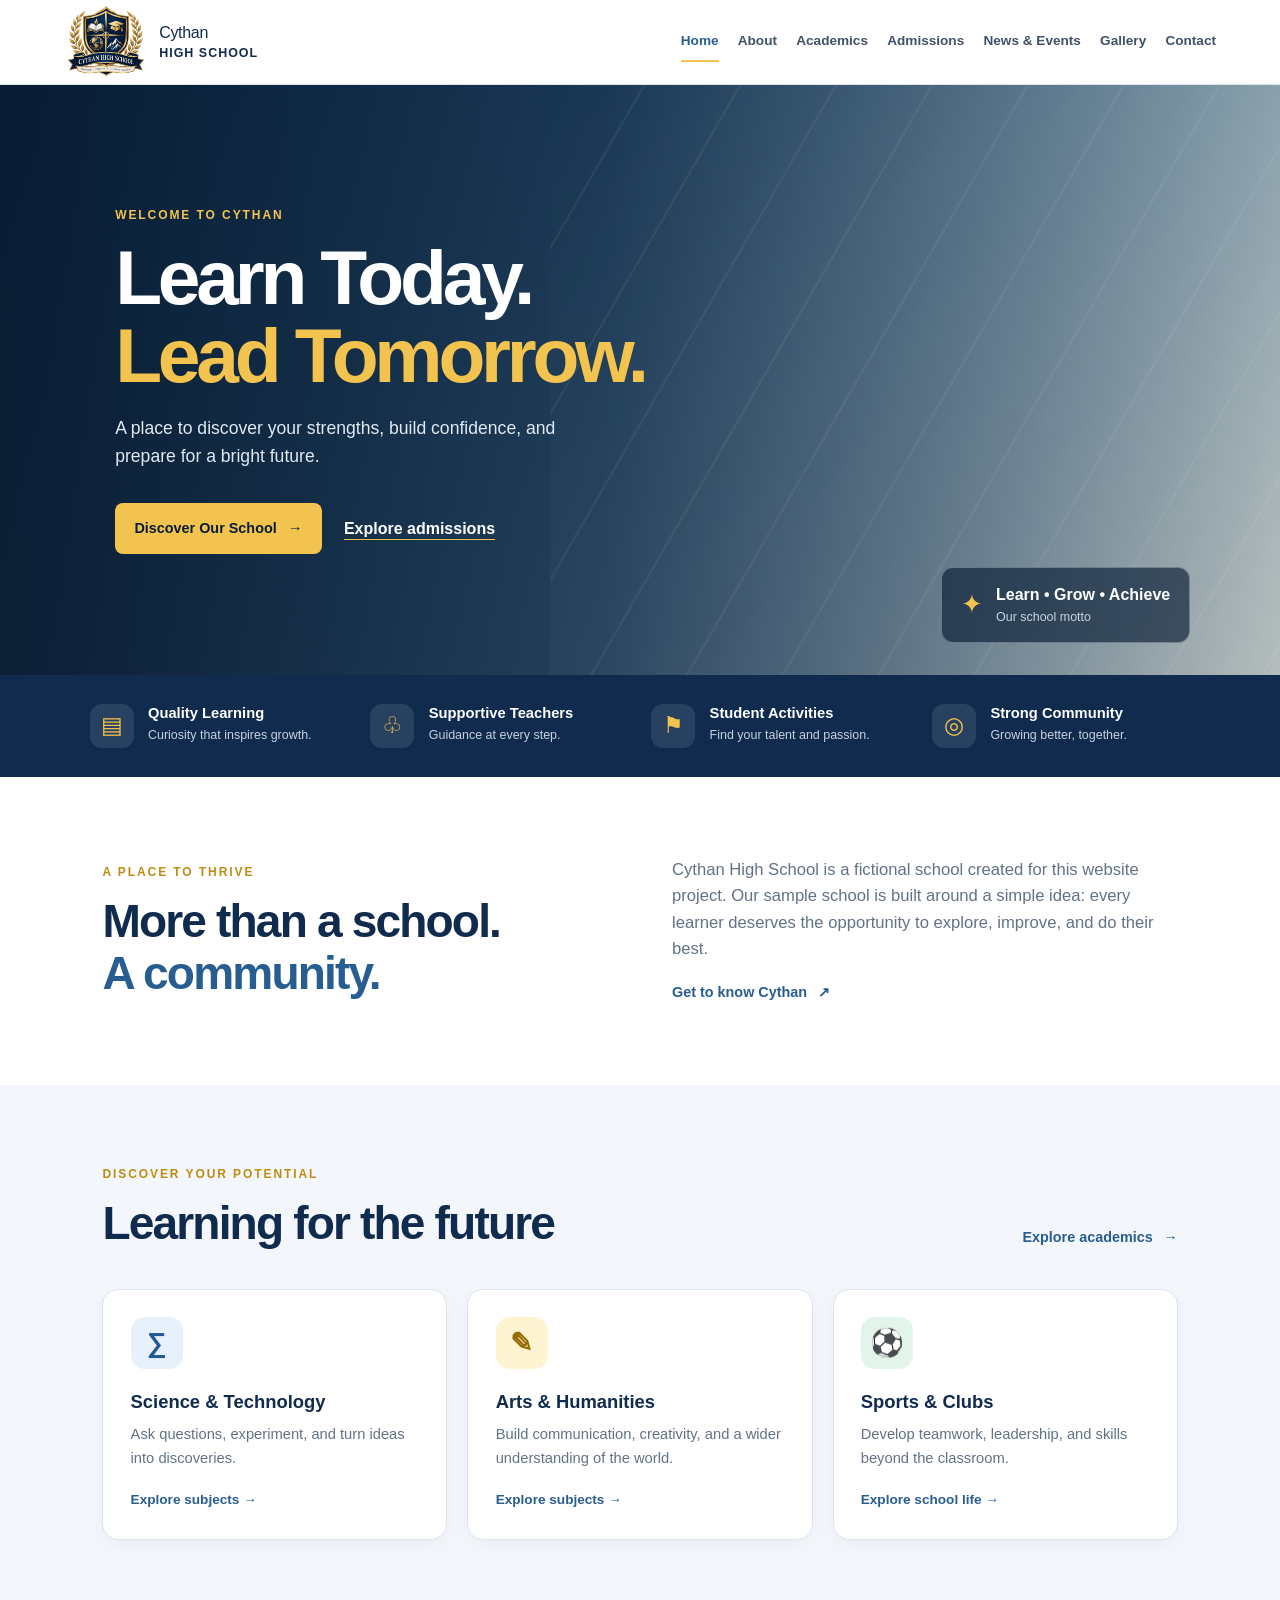
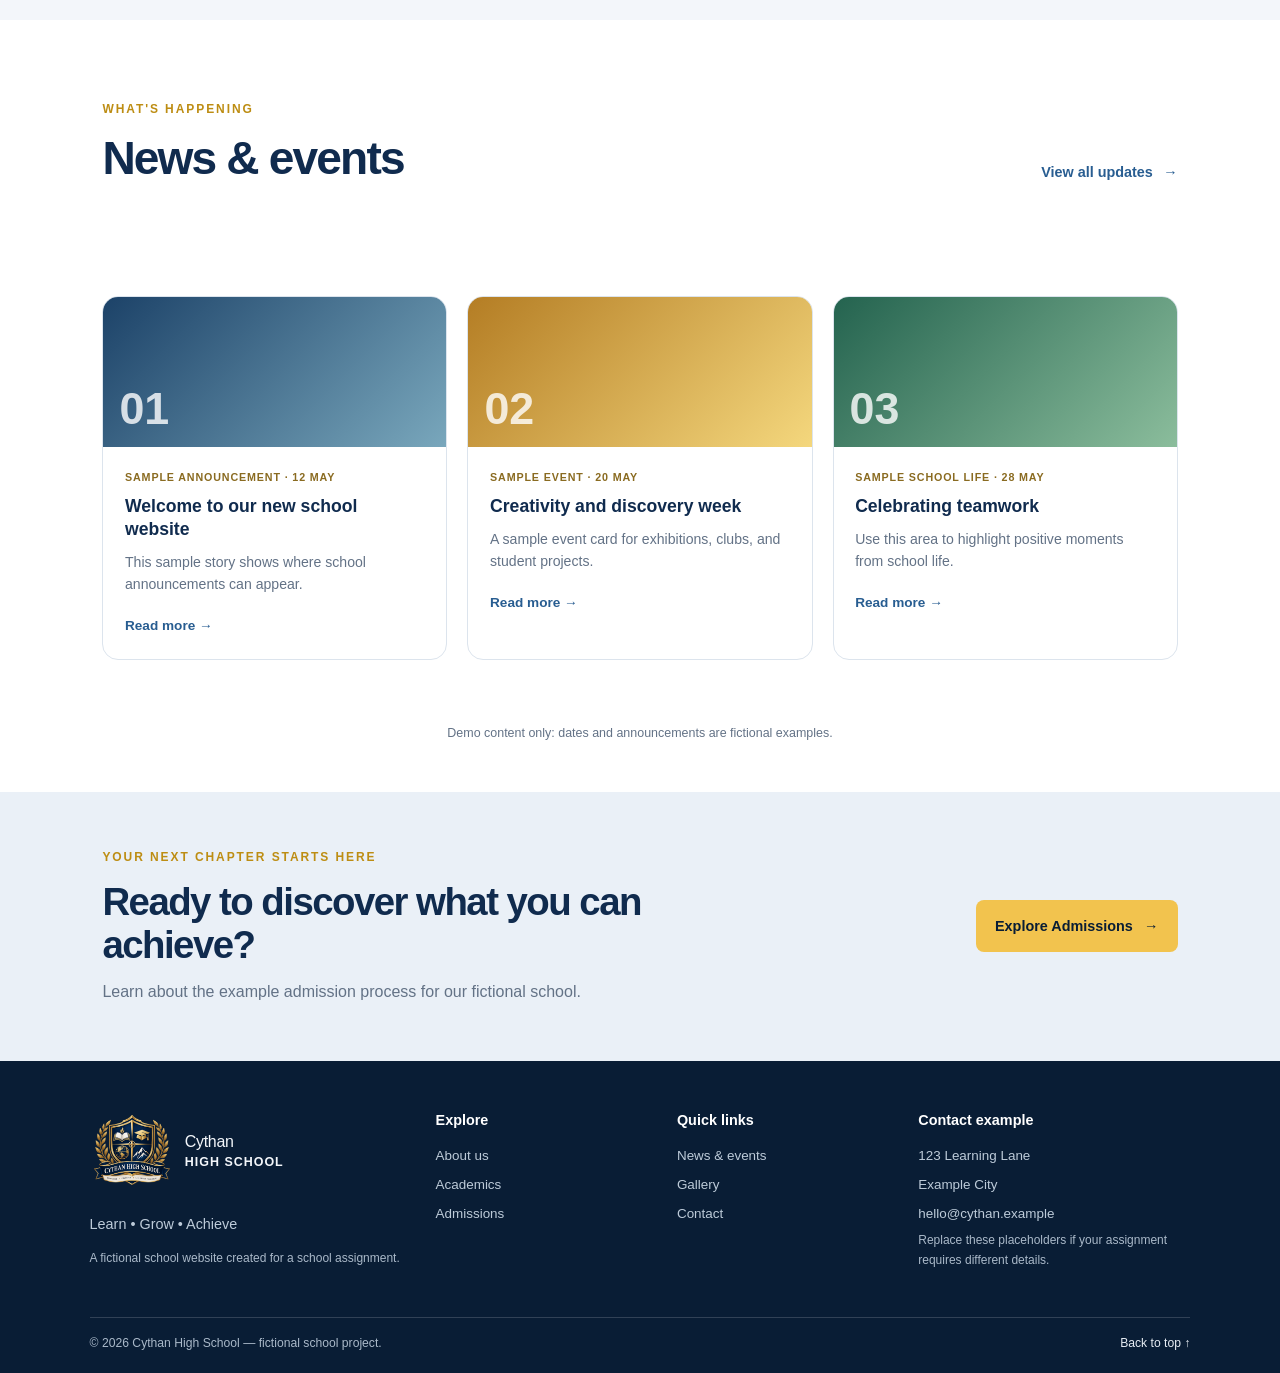
<file: index.html>
<!DOCTYPE html>
<html lang="en">
<head>
  <meta charset="UTF-8">
  <meta name="viewport" content="width=device-width, initial-scale=1.0">
  <meta name="description" content="Welcome to Cythan High School — learn, grow, and achieve.">
  
  <title>Cythan High School | Learn • Grow • Achieve</title>
  <link rel="icon" type="image/png" href="Cythan High School Crest Emblem.png">


  <link rel="stylesheet" href="css/variables.css">
  <link rel="stylesheet" href="css/reset.css">
  <link rel="stylesheet" href="css/global.css">
  <link rel="stylesheet" href="css/layout.css">
  <link rel="stylesheet" href="css/components.css">
  <link rel="stylesheet" href="css/home.css">
    
  <script src="js/script.js" defer></script>
</head>

<body>
  <a class="skip-link" href="#main">Skip to content</a>

  <header class="site-header">
    <a class="brand" href="index.html" aria-label="Cythan High School home">
      <span class="brand-mark" aria-hidden="true">
        <img src="Cythan High School Crest Emblem.png" alt="school-logo"></img>
      </span>
      <span class="brand-text">
        Cythan <strong>High School</strong>
      </span>
    </a>

    <button class="menu-toggle" type="button" aria-expanded="false" aria-controls="site-nav">
      <span class="menu-icon" aria-hidden="true">☰</span>
      <span class="sr-only">Toggle navigation</span>
    </button>

    <nav class="site-nav" id="site-nav" aria-label="Main navigation">
      <a class="active" href="index.html" aria-current="page">Home</a>
      <a href="about.html">About</a>
      <a href="academics.html">Academics</a>
      <a href="admissions.html">Admissions</a>
      <a href="news.html">News &amp; Events</a>
      <a href="gallery.html">Gallery</a>
      <a href="contact.html">Contact</a>
    </nav>
  </header>

  <main id="main">
    <section class="hero">
      <div class="hero-content">
        <p class="eyebrow">WELCOME TO CYTHAN</p>
        <h1>Learn Today.<br><span>Lead Tomorrow.</span></h1>
        <p class="hero-copy">A place to discover your strengths, build confidence, and prepare for a bright future.</p>
        <div class="hero-actions">
          <a class="button button-gold" href="about.html">Discover Our School <span aria-hidden="true">→</span></a>
          <a class="text-link" href="admissions.html">Explore admissions</a>
        </div>
      </div>
      <div class="hero-note">
        <span class="note-icon" aria-hidden="true">✦</span>
        <span><strong>Learn • Grow • Achieve</strong><small>Our school motto</small></span>
      </div>
    </section>

    <section class="quick-facts" aria-label="School highlights">
      <article class="fact">
        <span class="fact-icon" aria-hidden="true">▤</span>
        <div><h2>Quality Learning</h2><p>Curiosity that inspires growth.</p></div>
      </article>
      <article class="fact">
        <span class="fact-icon" aria-hidden="true">♧</span>
        <div><h2>Supportive Teachers</h2><p>Guidance at every step.</p></div>
      </article>
      <article class="fact">
        <span class="fact-icon" aria-hidden="true">⚑</span>
        <div><h2>Student Activities</h2><p>Find your talent and passion.</p></div>
      </article>
      <article class="fact">
        <span class="fact-icon" aria-hidden="true">◎</span>
        <div><h2>Strong Community</h2><p>Growing better, together.</p></div>
      </article>
    </section>

    <section class="section intro-section">
      <div class="section-heading">
        <p class="eyebrow">A PLACE TO THRIVE</p>
        <h2>More than a school.<br><span>A community.</span></h2>
      </div>
      <div class="intro-copy">
        <p>Cythan High School is a fictional school created for this website project. Our sample school is built around a simple idea: every learner deserves the opportunity to explore, improve, and do their best.</p>
        <a class="arrow-link" href="about.html">Get to know Cythan <span aria-hidden="true">↗</span></a>
      </div>
    </section>

    <section class="section programs-section">
      <div class="section-title-row">
        <div><p class="eyebrow">DISCOVER YOUR POTENTIAL</p><h2>Learning for the future</h2></div>
        <a class="arrow-link" href="academics.html">Explore academics <span aria-hidden="true">→</span></a>
      </div>
      <div class="program-grid">
        <article class="program-card">
          <div class="program-symbol blue" aria-hidden="true">∑</div>
          <h3>Science &amp; Technology</h3>
          <p>Ask questions, experiment, and turn ideas into discoveries.</p>
          <a href="academics.html">Explore subjects <span aria-hidden="true">→</span></a>
        </article>
        <article class="program-card">
          <div class="program-symbol gold" aria-hidden="true">✎</div>
          <h3>Arts &amp; Humanities</h3>
          <p>Build communication, creativity, and a wider understanding of the world.</p>
          <a href="academics.html">Explore subjects <span aria-hidden="true">→</span></a>
        </article>
        <article class="program-card">
          <div class="program-symbol green" aria-hidden="true">⚽</div>
          <h3>Sports &amp; Clubs</h3>
          <p>Develop teamwork, leadership, and skills beyond the classroom.</p>
          <a href="gallery.html">Explore school life <span aria-hidden="true">→</span></a>
        </article>
      </div>
    </section>

    <section class="news-section">
      <div class="section section-title-row">
        <div><p class="eyebrow">WHAT'S HAPPENING</p><h2>News &amp; events</h2></div>
        <a class="arrow-link" href="news.html">View all updates <span aria-hidden="true">→</span></a>
      </div>
      <div class="section news-grid">
        <article class="news-card">
          <div class="news-art news-art-one" aria-hidden="true"><span>01</span></div>
          <div class="news-card-body"><p class="news-meta">SAMPLE ANNOUNCEMENT · 12 MAY</p><h3>Welcome to our new school website</h3><p>This sample story shows where school announcements can appear.</p><a href="news.html">Read more →</a></div>
        </article>
        <article class="news-card">
          <div class="news-art news-art-two" aria-hidden="true"><span>02</span></div>
          <div class="news-card-body"><p class="news-meta">SAMPLE EVENT · 20 MAY</p><h3>Creativity and discovery week</h3><p>A sample event card for exhibitions, clubs, and student projects.</p><a href="news.html">Read more →</a></div>
        </article>
        <article class="news-card">
          <div class="news-art news-art-three" aria-hidden="true"><span>03</span></div>
          <div class="news-card-body"><p class="news-meta">SAMPLE SCHOOL LIFE · 28 MAY</p><h3>Celebrating teamwork</h3><p>Use this area to highlight positive moments from school life.</p><a href="news.html">Read more →</a></div>
        </article>
      </div>
      <p class="sample-note">Demo content only: dates and announcements are fictional examples.</p>
    </section>

    <section class="admissions-cta">
      <div><p class="eyebrow">YOUR NEXT CHAPTER STARTS HERE</p><h2>Ready to discover what you can achieve?</h2><p>Learn about the example admission process for our fictional school.</p></div>
      <a class="button button-gold" href="admissions.html">Explore Admissions <span aria-hidden="true">→</span></a>
    </section>
  </main>

  <footer class="site-footer">
    <div class="footer-main">
      <div class="footer-brand"><a class="brand brand-light" href="index.html"><span class="brand-mark" aria-hidden="true"><img src="Cythan High School Crest Emblem.png" alt="school-logo"></img></span><span class="footer-brand-text">Cythan <strong>High School</strong></span></a><p>Learn • Grow • Achieve</p><p class="footer-disclaimer">A fictional school website created for a school assignment.</p></div>
      <div><h2>Explore</h2><a href="about.html">About us</a><a href="academics.html">Academics</a><a href="admissions.html">Admissions</a></div>
      <div><h2>Quick links</h2><a href="news.html">News &amp; events</a><a href="gallery.html">Gallery</a><a href="contact.html">Contact</a></div>
      <div><h2>Contact example</h2><p>123 Learning Lane</p><p>Example City</p><p>hello@cythan.example</p><p class="footer-disclaimer">Replace these placeholders if your assignment requires different details.</p></div>
    </div>
    <div class="footer-bottom"><span>© <span id="year">2026</span> Cythan High School — fictional school project.</span><a href="#main">Back to top ↑</a></div>
  </footer>
</body>
</html>
</file>
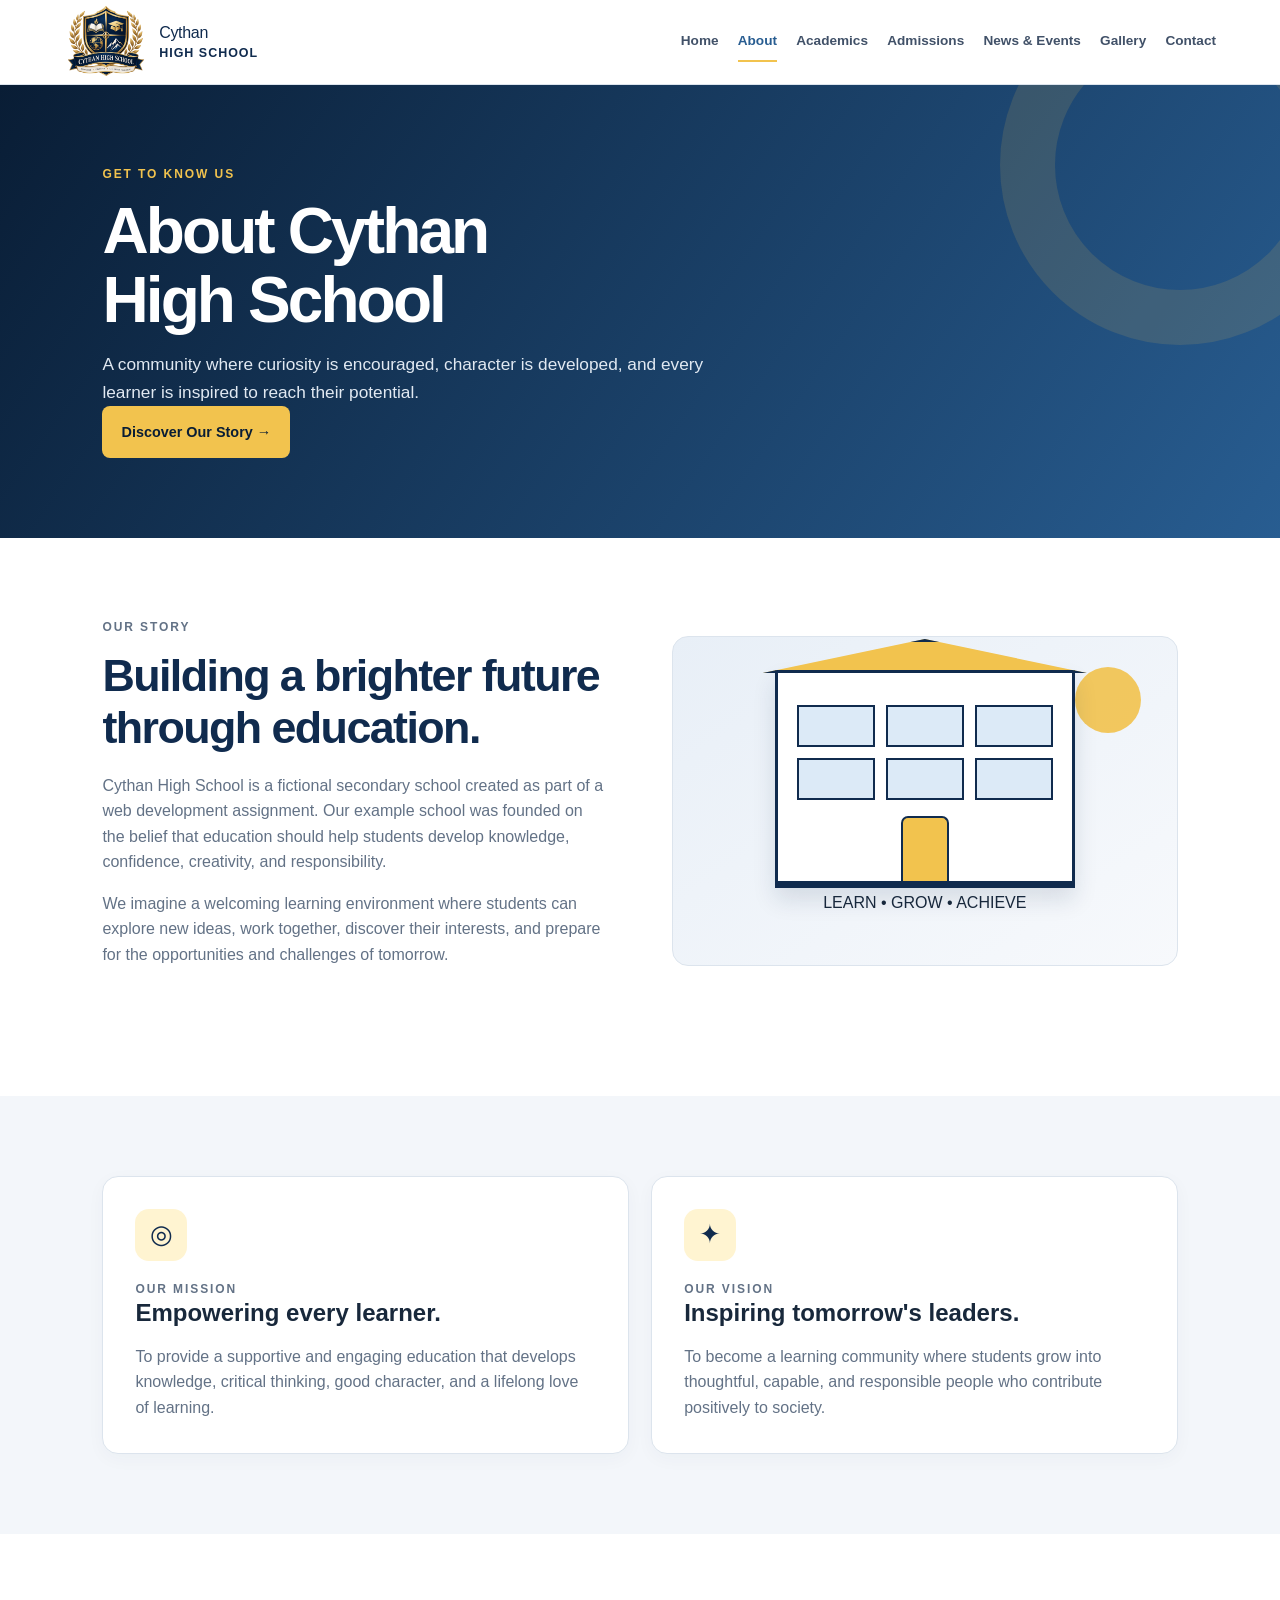
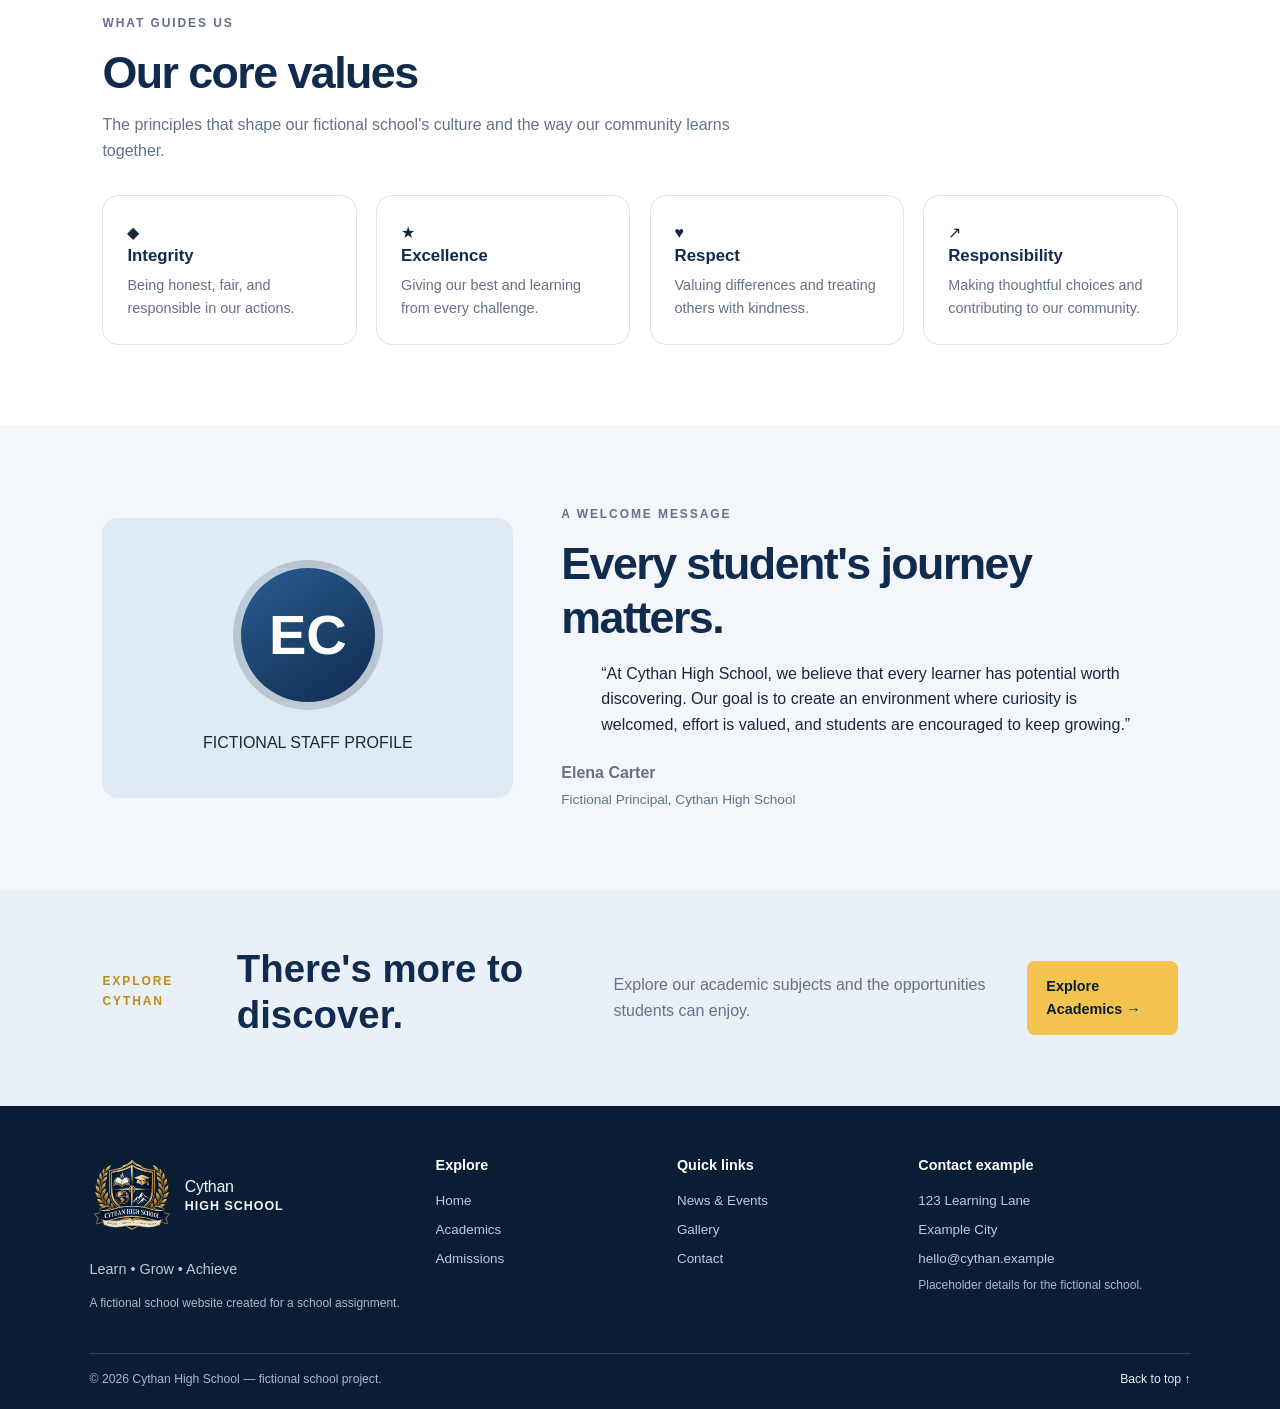
<file: about.html>
<!DOCTYPE html>
<html lang="en">
<head>
  <meta charset="UTF-8">
  <meta name="viewport" content="width=device-width, initial-scale=1.0">
  <meta name="description" content="Discover the history, mission, vision, and values of Cythan High School.">

  <title>About Us | Cythan High School</title>
  <link rel="icon" type="image/png" href="Cythan High School Crest Emblem.png">


  <link rel="stylesheet" href="css/variables.css">
  <link rel="stylesheet" href="css/reset.css">
  <link rel="stylesheet" href="css/global.css">
  <link rel="stylesheet" href="css/layout.css">
  <link rel="stylesheet" href="css/components.css">
  <link rel="stylesheet" href="css/about.css">
    
  <script src="js/script.js" defer></script>
</head>

<body>
  <a class="skip-link" href="#main">Skip to content</a>

  <!-- Header and navigation -->
  <header class="site-header">
    <a class="brand" href="index.html" aria-label="Cythan High School home">
      <span class="brand-mark" aria-hidden="true">
        <img src="Cythan High School Crest Emblem.png" alt="school-logo"></img>
      </span>
      <span class="brand-text">
        Cythan <strong>High School</strong>
      </span>
    </a>

    <button
      class="menu-toggle"
      type="button"
      aria-expanded="false"
      aria-controls="site-nav"
    >
      <span class="menu-icon" aria-hidden="true">☰</span>
      <span class="sr-only">Toggle navigation</span>
    </button>

    <nav class="site-nav" id="site-nav" aria-label="Main navigation">
      <a href="index.html">Home</a>
      <a class="active" href="about.html" aria-current="page">About</a>
      <a href="academics.html">Academics</a>
      <a href="admissions.html">Admissions</a>
      <a href="news.html">News &amp; Events</a>
      <a href="gallery.html">Gallery</a>
      <a href="contact.html">Contact</a>
    </nav>
  </header>

  <main id="main">

    <!-- Page introduction -->
    <section class="about-hero">
      <div class="about-hero-content">
        <p class="eyebrow">GET TO KNOW US</p>
        <h1>About Cythan<br><span>High School</span></h1>
        <p>
          A community where curiosity is encouraged,
          character is developed, and every learner
          is inspired to reach their potential.
        </p>
        <a class="button button-gold" href="#our-story">
          Discover Our Story →
        </a>
      </div>
    </section>

    <!-- School story -->
    <section class="section about-story" id="our-story">
      <div class="about-story-content">
        <p class="eyebrow">OUR STORY</p>
        <h2>Building a brighter future through education.</h2>
        <p>
          Cythan High School is a fictional secondary school
          created as part of a web development assignment.
          Our example school was founded on the belief that
          education should help students develop knowledge,
          confidence, creativity, and responsibility.
        </p>
        <p>
          We imagine a welcoming learning environment where
          students can explore new ideas, work together,
          discover their interests, and prepare for the
          opportunities and challenges of tomorrow.
        </p>
      </div>

      <div class="about-story-art" aria-label="Illustration of a school building">
        <div class="school-art-sun"></div>
        <div class="school-art-building">
          <div class="school-art-roof"></div>
          <div class="school-art-windows">
            <span></span><span></span><span></span>
            <span></span><span></span><span></span>
          </div>
          <div class="school-art-door"></div>
        </div>
        <p>LEARN • GROW • ACHIEVE</p>
      </div>
    </section>

    <!-- Mission and vision -->
    <section class="about-purpose">
      <div class="section purpose-grid">
        <article class="purpose-card">
          <span class="purpose-icon" aria-hidden="true">◎</span>
          <p class="eyebrow">OUR MISSION</p>
          <h2>Empowering every learner.</h2>
          <p>
            To provide a supportive and engaging education
            that develops knowledge, critical thinking,
            good character, and a lifelong love of learning.
          </p>
        </article>

        <article class="purpose-card">
          <span class="purpose-icon" aria-hidden="true">✦</span>
          <p class="eyebrow">OUR VISION</p>
          <h2>Inspiring tomorrow's leaders.</h2>
          <p>
            To become a learning community where students
            grow into thoughtful, capable, and responsible
            people who contribute positively to society.
          </p>
        </article>
      </div>
    </section>

    <!-- Core values -->
    <section class="section values-section">
      <div class="values-heading">
        <p class="eyebrow">WHAT GUIDES US</p>
        <h2>Our core values</h2>
        <p>
          The principles that shape our fictional school's
          culture and the way our community learns together.
        </p>
      </div>

      <div class="values-grid">
        <article class="value-card">
          <span aria-hidden="true">◆</span>
          <h3>Integrity</h3>
          <p>Being honest, fair, and responsible in our actions.</p>
        </article>

        <article class="value-card">
          <span aria-hidden="true">★</span>
          <h3>Excellence</h3>
          <p>Giving our best and learning from every challenge.</p>
        </article>

        <article class="value-card">
          <span aria-hidden="true">♥</span>
          <h3>Respect</h3>
          <p>Valuing differences and treating others with kindness.</p>
        </article>

        <article class="value-card">
          <span aria-hidden="true">↗</span>
          <h3>Responsibility</h3>
          <p>Making thoughtful choices and contributing to our community.</p>
        </article>
      </div>
    </section>

    <!-- Principal's welcome -->
    <section class="section principal-section">
      <div class="principal-art" aria-hidden="true">
        <div class="principal-avatar">EC</div>
        <span>FICTIONAL STAFF PROFILE</span>
      </div>

      <div class="principal-message">
        <p class="eyebrow">A WELCOME MESSAGE</p>
        <h2>Every student's journey matters.</h2>
        <blockquote>
          “At Cythan High School, we believe that every learner
          has potential worth discovering. Our goal is to create
          an environment where curiosity is welcomed, effort is
          valued, and students are encouraged to keep growing.”
        </blockquote>
        <p class="principal-name">Elena Carter</p>
        <p class="principal-role">Fictional Principal, Cythan High School</p>
      </div>
    </section>

    <!-- Call to action -->
    <section class="about-cta">
      <p class="eyebrow">EXPLORE CYTHAN</p>
      <h2>There's more to discover.</h2>
      <p>Explore our academic subjects and the opportunities students can enjoy.</p>
      <a class="button button-gold" href="academics.html">
        Explore Academics →
      </a>
    </section>

  </main>

  <!-- Footer -->
  <footer class="site-footer">
    <div class="footer-main">
      <div class="footer-brand">
        <a class="brand brand-light" href="index.html">
          <span class="brand-mark" aria-hidden="true">
            <img src="Cythan High School Crest Emblem.png" alt="school-logo"></img>
          </span>
          <span class="footer-brand-text">
            Cythan <strong>High School</strong>
          </span>
        </a>
        <p>Learn • Grow • Achieve</p>
        <p class="footer-disclaimer">
          A fictional school website created for a school assignment.
        </p>
      </div>

      <div>
        <h2>Explore</h2>
        <a href="index.html">Home</a>
        <a href="academics.html">Academics</a>
        <a href="admissions.html">Admissions</a>
      </div>

      <div>
        <h2>Quick links</h2>
        <a href="news.html">News &amp; Events</a>
        <a href="gallery.html">Gallery</a>
        <a href="contact.html">Contact</a>
      </div>

      <div>
        <h2>Contact example</h2>
        <p>123 Learning Lane</p>
        <p>Example City</p>
        <p>hello@cythan.example</p>
        <p class="footer-disclaimer">
          Placeholder details for the fictional school.
        </p>
      </div>
    </div>

    <div class="footer-bottom">
      <span>
        © <span id="year">2026</span> Cythan High School —
        fictional school project.
      </span>
      <a href="#main">Back to top ↑</a>
    </div>
  </footer>
</body>
</html>
</file>
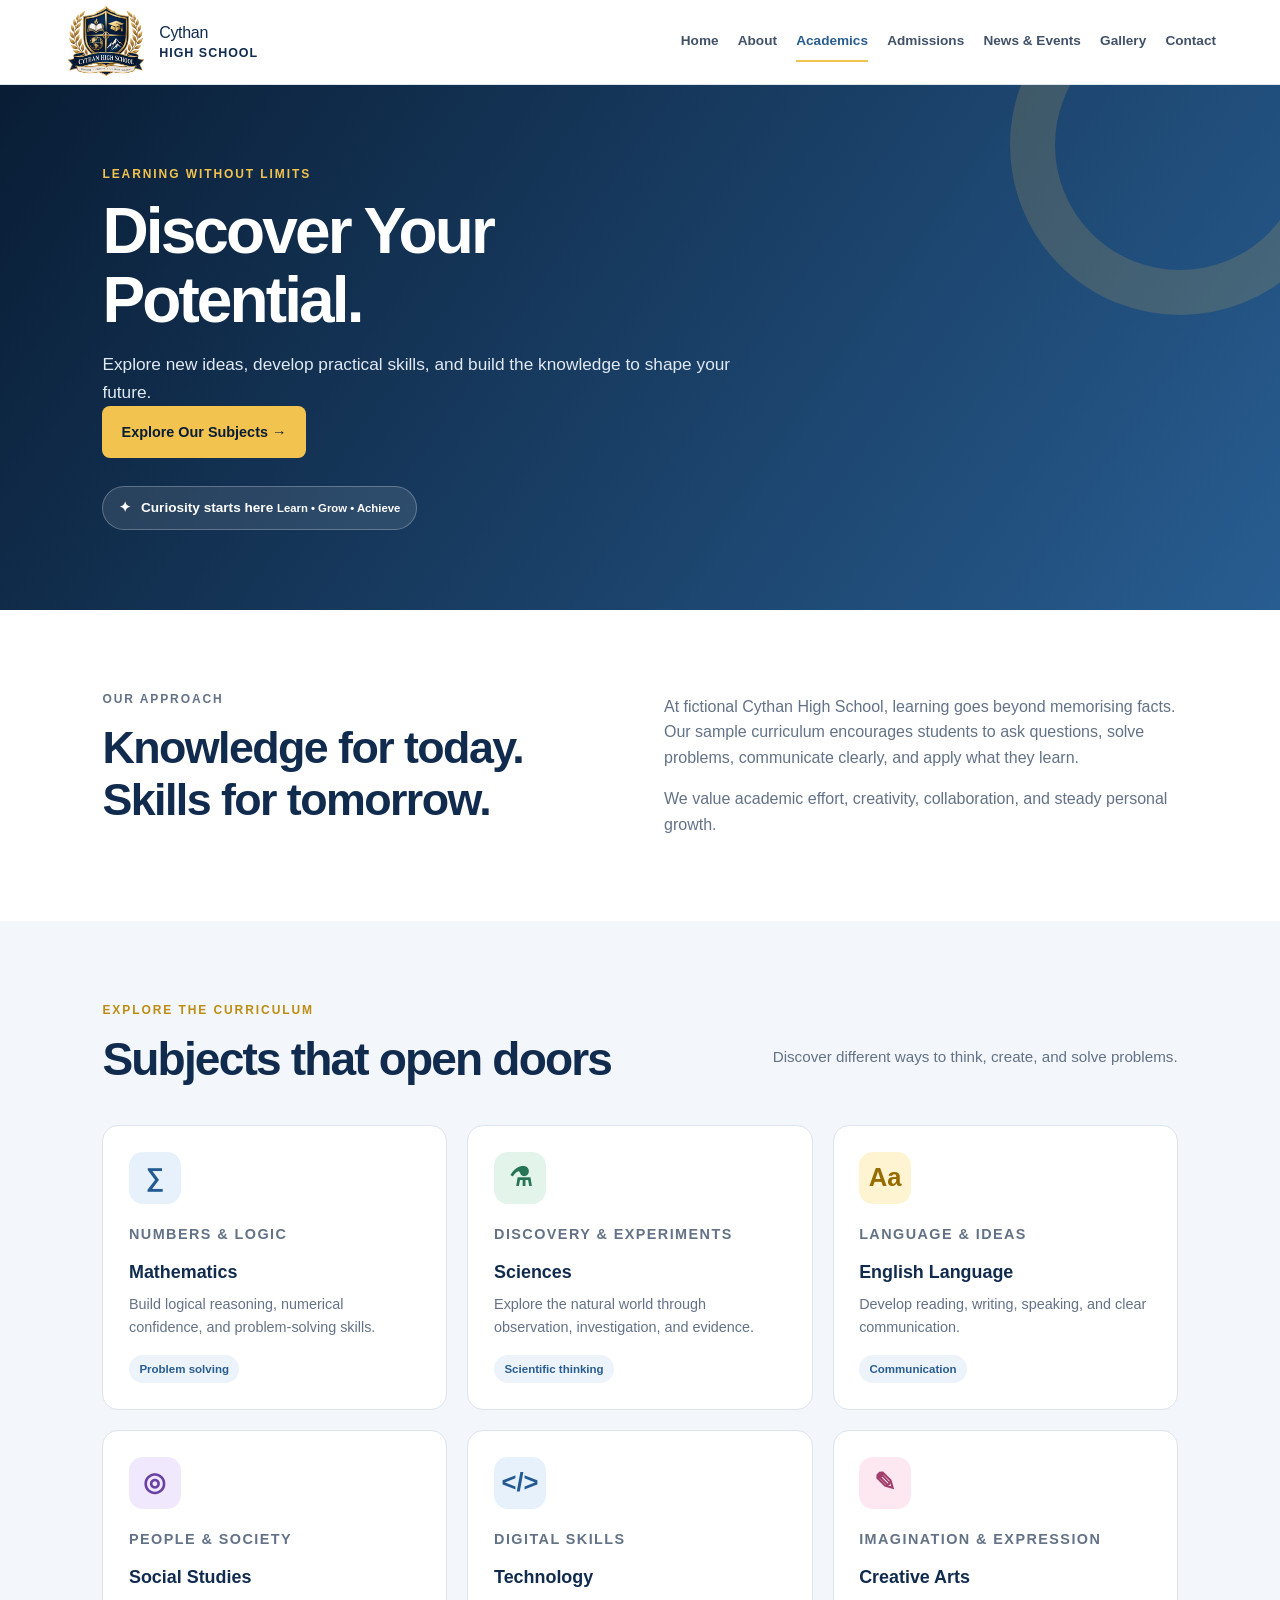
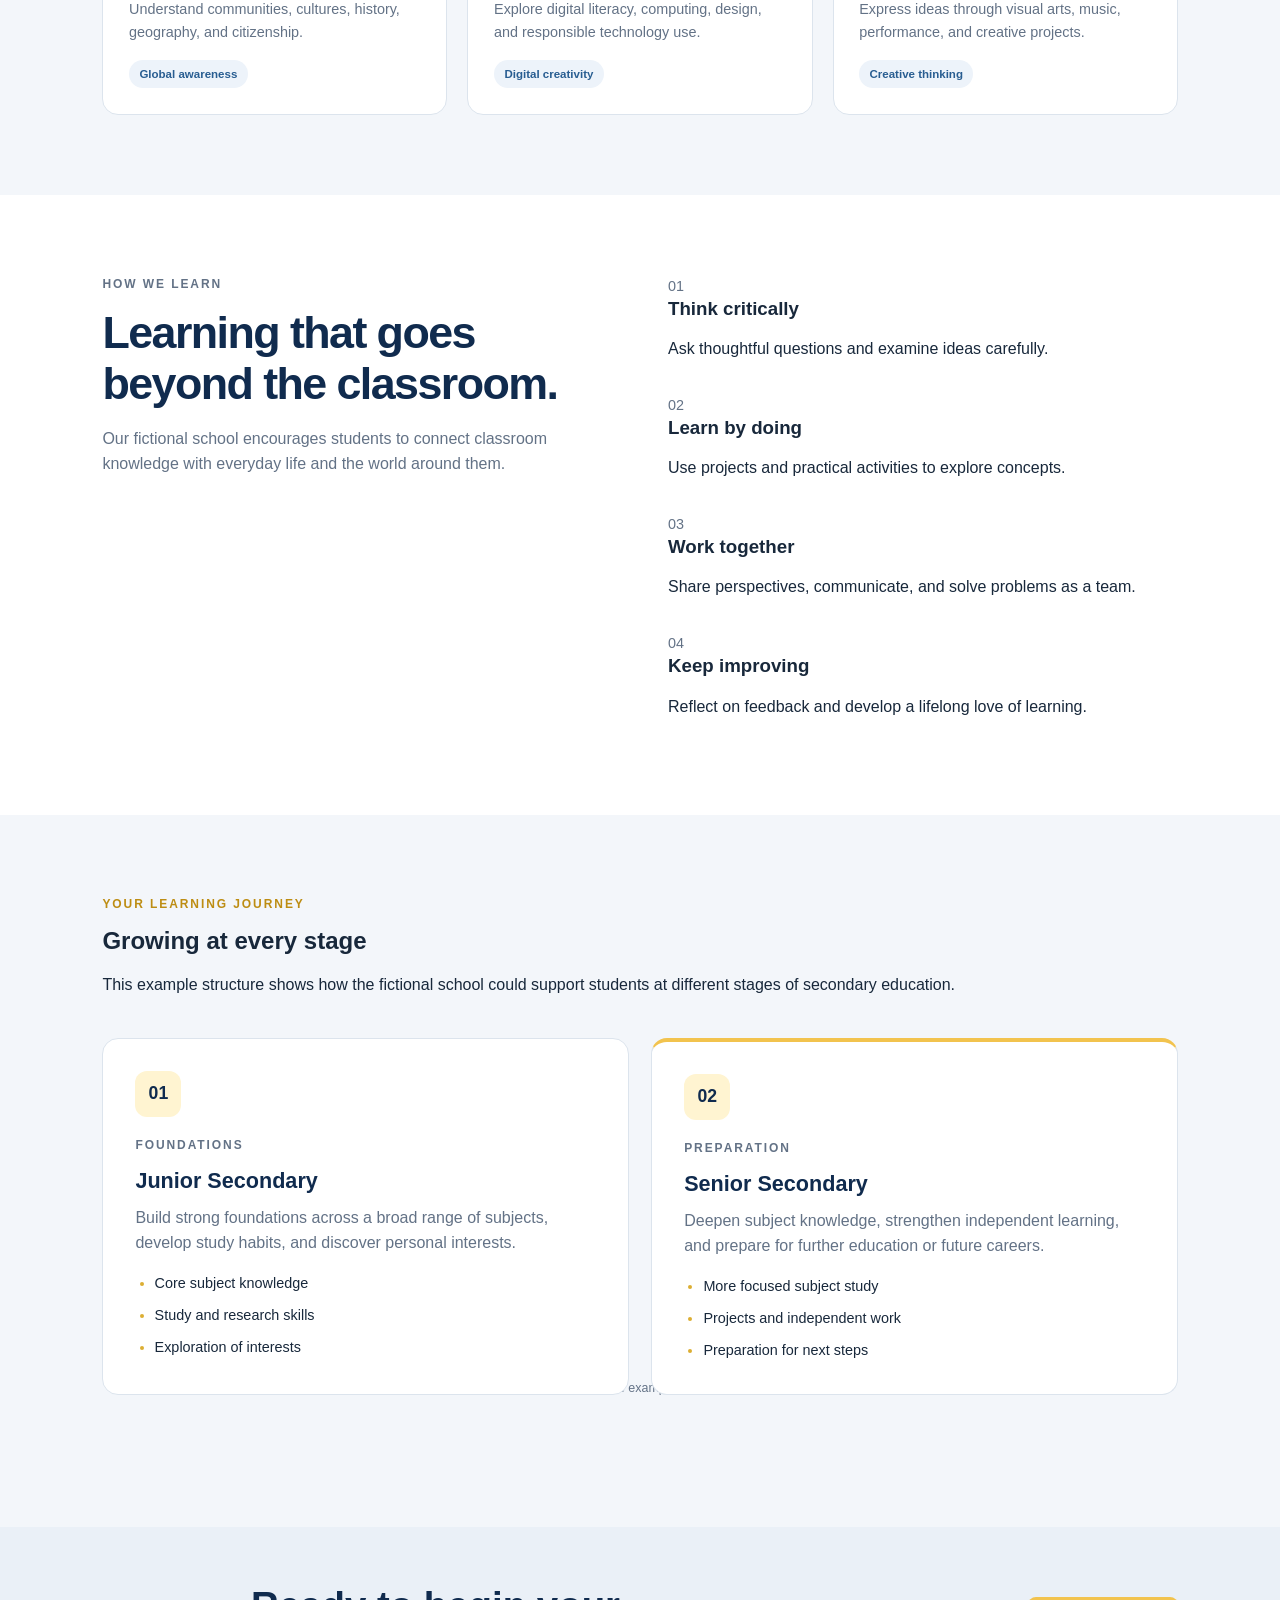
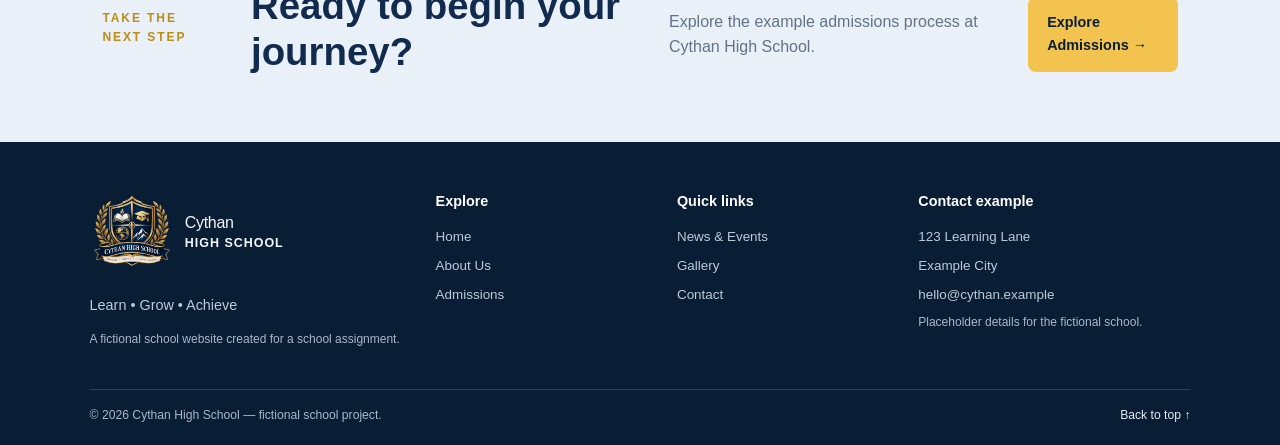
<file: academics.html>
<!DOCTYPE html>
<html lang="en">
<head>
  <meta charset="UTF-8">
  <meta name="viewport" content="width=device-width, initial-scale=1.0">
  <meta name="description" content="Explore the subjects, learning pathways, and educational approach of fictional Cythan High School.">

  <title>Academics | Cythan High School</title>
  <link rel="icon" type="image/png" href="Cythan High School Crest Emblem.png">


  <link rel="stylesheet" href="css/variables.css">
  <link rel="stylesheet" href="css/reset.css">
  <link rel="stylesheet" href="css/global.css">
  <link rel="stylesheet" href="css/layout.css">
  <link rel="stylesheet" href="css/components.css">
  <link rel="stylesheet" href="css/academics.css">
  
  <script src="js/script.js" defer></script>
</head>

<body>
  <a class="skip-link" href="#main">Skip to content</a>

  <header class="site-header">
    <a class="brand" href="index.html" aria-label="Cythan High School home">
      <span class="brand-mark" aria-hidden="true">
        <img src="Cythan High School Crest Emblem.png" alt="school-logo"></img>
      </span>
      <span class="brand-text">Cythan <strong>High School</strong></span>
    </a>

    <button class="menu-toggle" type="button"
      aria-expanded="false" aria-controls="site-nav">
      <span class="menu-icon" aria-hidden="true">☰</span>
      <span class="sr-only">Toggle navigation</span>
    </button>

    <nav class="site-nav" id="site-nav" aria-label="Main navigation">
      <a href="index.html">Home</a>
      <a href="about.html">About</a>
      <a class="active" href="academics.html" aria-current="page">Academics</a>
      <a href="admissions.html">Admissions</a>
      <a href="news.html">News &amp; Events</a>
      <a href="gallery.html">Gallery</a>
      <a href="contact.html">Contact</a>
    </nav>
  </header>

  <main id="main">

    <!-- Hero -->
    <section class="academics-hero">
      <div class="academics-hero-content">
        <p class="eyebrow">LEARNING WITHOUT LIMITS</p>
        <h1>Discover Your<br><span>Potential.</span></h1>
        <p>
          Explore new ideas, develop practical skills,
          and build the knowledge to shape your future.
        </p>
        <a class="button button-gold" href="#subjects">
          Explore Our Subjects →
        </a>
      </div>
      <div class="academics-hero-badge">
        <span aria-hidden="true">✦</span>
        <div>
          <strong>Curiosity starts here</strong>
          <small>Learn • Grow • Achieve</small>
        </div>
      </div>
    </section>

    <!-- Overview -->
    <section class="section academics-intro">
      <div>
        <p class="eyebrow">OUR APPROACH</p>
        <h2>Knowledge for today.<br>Skills for tomorrow.</h2>
      </div>
      <div>
        <p>
          At fictional Cythan High School, learning goes beyond
          memorising facts. Our sample curriculum encourages
          students to ask questions, solve problems, communicate
          clearly, and apply what they learn.
        </p>
        <p>
          We value academic effort, creativity, collaboration,
          and steady personal growth.
        </p>
      </div>
    </section>

    <!-- Subject cards -->
    <section class="section subjects-section" id="subjects">
      <div class="section-title-row">
        <div>
          <p class="eyebrow">EXPLORE THE CURRICULUM</p>
          <h2>Subjects that open doors</h2>
        </div>
        <p class="subjects-heading-note">
          Discover different ways to think, create, and solve problems.
        </p>
      </div>

      <div class="subjects-grid">

        <article class="subject-card">
          <div class="subject-icon subject-blue" aria-hidden="true">∑</div>
          <p class="subject-category">NUMBERS &amp; LOGIC</p>
          <h3>Mathematics</h3>
          <p>Build logical reasoning, numerical confidence, and problem-solving skills.</p>
          <span class="subject-tag">Problem solving</span>
        </article>

        <article class="subject-card">
          <div class="subject-icon subject-green" aria-hidden="true">⚗</div>
          <p class="subject-category">DISCOVERY &amp; EXPERIMENTS</p>
          <h3>Sciences</h3>
          <p>Explore the natural world through observation, investigation, and evidence.</p>
          <span class="subject-tag">Scientific thinking</span>
        </article>

        <article class="subject-card">
          <div class="subject-icon subject-gold" aria-hidden="true">Aa</div>
          <p class="subject-category">LANGUAGE &amp; IDEAS</p>
          <h3>English Language</h3>
          <p>Develop reading, writing, speaking, and clear communication.</p>
          <span class="subject-tag">Communication</span>
        </article>

        <article class="subject-card">
          <div class="subject-icon subject-purple" aria-hidden="true">◎</div>
          <p class="subject-category">PEOPLE &amp; SOCIETY</p>
          <h3>Social Studies</h3>
          <p>Understand communities, cultures, history, geography, and citizenship.</p>
          <span class="subject-tag">Global awareness</span>
        </article>

        <article class="subject-card">
          <div class="subject-icon subject-blue" aria-hidden="true">&lt;/&gt;</div>
          <p class="subject-category">DIGITAL SKILLS</p>
          <h3>Technology</h3>
          <p>Explore digital literacy, computing, design, and responsible technology use.</p>
          <span class="subject-tag">Digital creativity</span>
        </article>

        <article class="subject-card">
          <div class="subject-icon subject-pink" aria-hidden="true">✎</div>
          <p class="subject-category">IMAGINATION &amp; EXPRESSION</p>
          <h3>Creative Arts</h3>
          <p>Express ideas through visual arts, music, performance, and creative projects.</p>
          <span class="subject-tag">Creative thinking</span>
        </article>

      </div>
    </section>

    <!-- Learning approach -->
    <section class="learning-section">
      <div class="section learning-layout">
        <div class="learning-copy">
          <p class="eyebrow">HOW WE LEARN</p>
          <h2>Learning that goes beyond the classroom.</h2>
          <p>
            Our fictional school encourages students to connect
            classroom knowledge with everyday life and the world
            around them.
          </p>
        </div>

        <div class="learning-list">
          <article>
            <span>01</span>
            <div>
              <h3>Think critically</h3>
              <p>Ask thoughtful questions and examine ideas carefully.</p>
            </div>
          </article>
          <article>
            <span>02</span>
            <div>
              <h3>Learn by doing</h3>
              <p>Use projects and practical activities to explore concepts.</p>
            </div>
          </article>
          <article>
            <span>03</span>
            <div>
              <h3>Work together</h3>
              <p>Share perspectives, communicate, and solve problems as a team.</p>
            </div>
          </article>
          <article>
            <span>04</span>
            <div>
              <h3>Keep improving</h3>
              <p>Reflect on feedback and develop a lifelong love of learning.</p>
            </div>
          </article>
        </div>
      </div>
    </section>

    <!-- School levels -->
    <section class="section pathways-section">
      <div class="values-heading">
        <p class="eyebrow">YOUR LEARNING JOURNEY</p>
        <h2>Growing at every stage</h2>
        <p>
          This example structure shows how the fictional school
          could support students at different stages of secondary education.
        </p>
      </div>

      <div class="pathways-grid">
        <article class="pathway-card">
          <span class="pathway-number">01</span>
          <p class="eyebrow">FOUNDATIONS</p>
          <h3>Junior Secondary</h3>
          <p>
            Build strong foundations across a broad range of subjects,
            develop study habits, and discover personal interests.
          </p>
          <ul>
            <li>Core subject knowledge</li>
            <li>Study and research skills</li>
            <li>Exploration of interests</li>
          </ul>
        </article>

        <article class="pathway-card pathway-featured">
          <span class="pathway-number">02</span>
          <p class="eyebrow">PREPARATION</p>
          <h3>Senior Secondary</h3>
          <p>
            Deepen subject knowledge, strengthen independent learning,
            and prepare for further education or future careers.
          </p>
          <ul>
            <li>More focused subject study</li>
            <li>Projects and independent work</li>
            <li>Preparation for next steps</li>
          </ul>
        </article>
      </div>
      <p class="sample-note">
        These pathways are illustrative examples, not an official curriculum.
      </p>
    </section>

    <!-- CTA -->
    <section class="academics-cta">
      <p class="eyebrow">TAKE THE NEXT STEP</p>
      <h2>Ready to begin your journey?</h2>
      <p>Explore the example admissions process at Cythan High School.</p>
      <a class="button button-gold" href="admissions.html">
        Explore Admissions →
      </a>
    </section>

  </main>

  <footer class="site-footer">
    <div class="footer-main">
      <div class="footer-brand">
        <a class="brand brand-light" href="index.html">
          <span class="brand-mark" aria-hidden="true">
            <img src="Cythan High School Crest Emblem.png" alt="school-logo"></img>
          </span>
          <span class="footer-brand-text">
            Cythan <strong>High School</strong>
          </span>
        </a>
        <p>Learn • Grow • Achieve</p>
        <p class="footer-disclaimer">
          A fictional school website created for a school assignment.
        </p>
      </div>

      <div>
        <h2>Explore</h2>
        <a href="index.html">Home</a>
        <a href="about.html">About Us</a>
        <a href="admissions.html">Admissions</a>
      </div>

      <div>
        <h2>Quick links</h2>
        <a href="news.html">News &amp; Events</a>
        <a href="gallery.html">Gallery</a>
        <a href="contact.html">Contact</a>
      </div>

      <div>
        <h2>Contact example</h2>
        <p>123 Learning Lane</p>
        <p>Example City</p>
        <p>hello@cythan.example</p>
        <p class="footer-disclaimer">Placeholder details for the fictional school.</p>
      </div>
    </div>

    <div class="footer-bottom">
      <span>
        © <span id="year">2026</span> Cythan High School —
        fictional school project.
      </span>
      <a href="#main">Back to top ↑</a>
    </div>
  </footer>
</body>
</html>
</file>
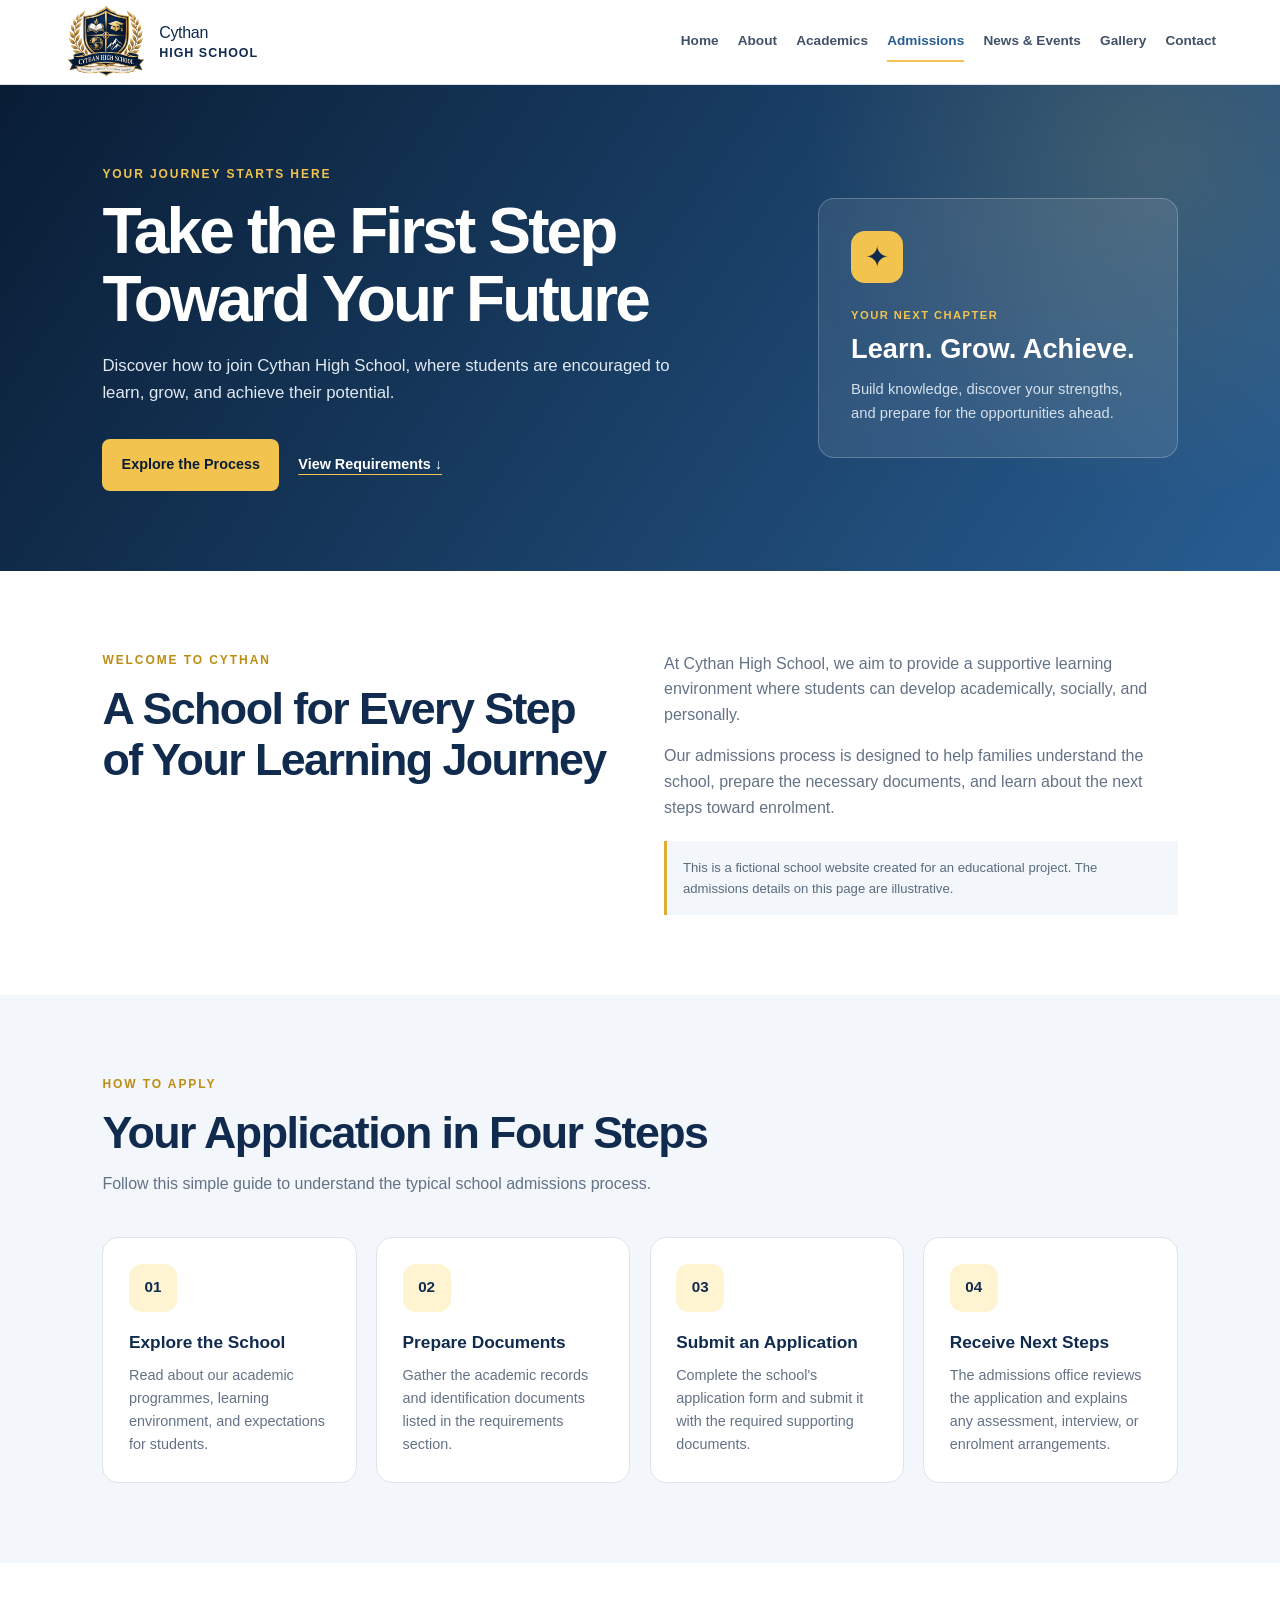
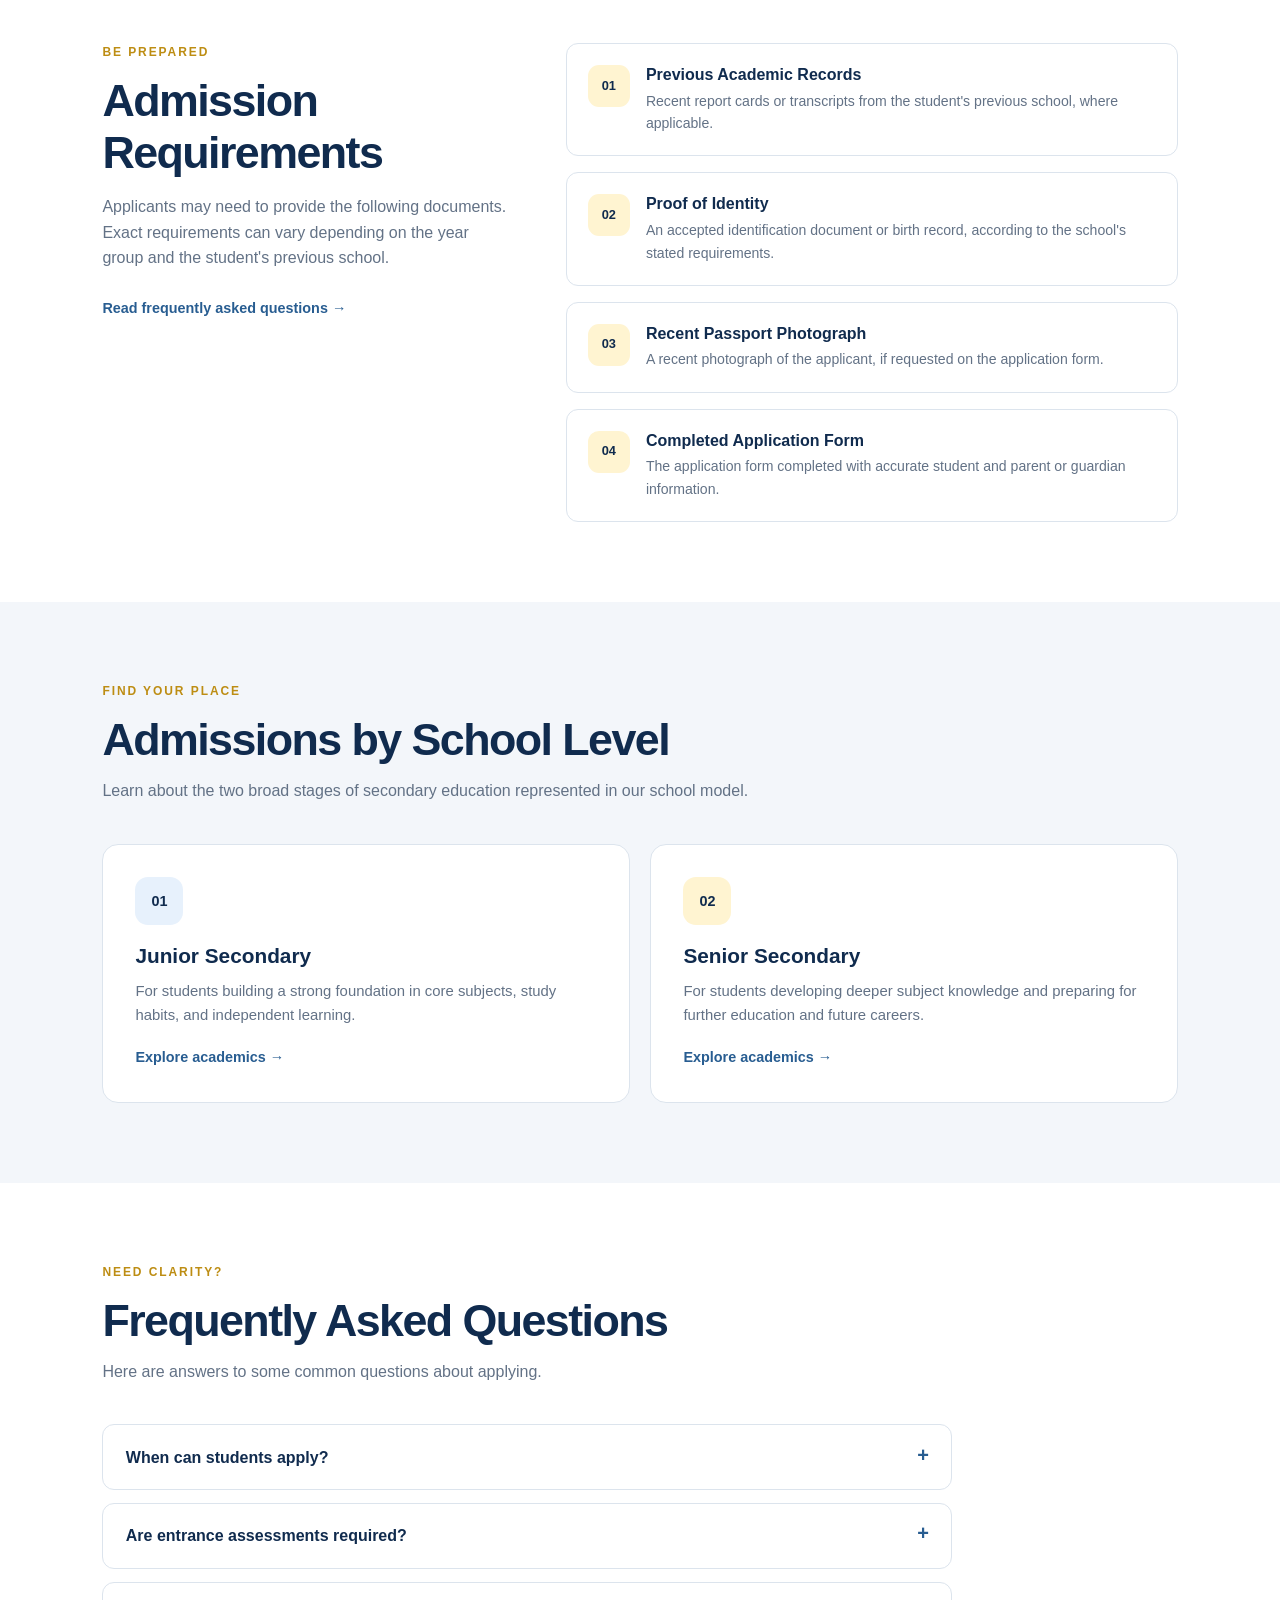
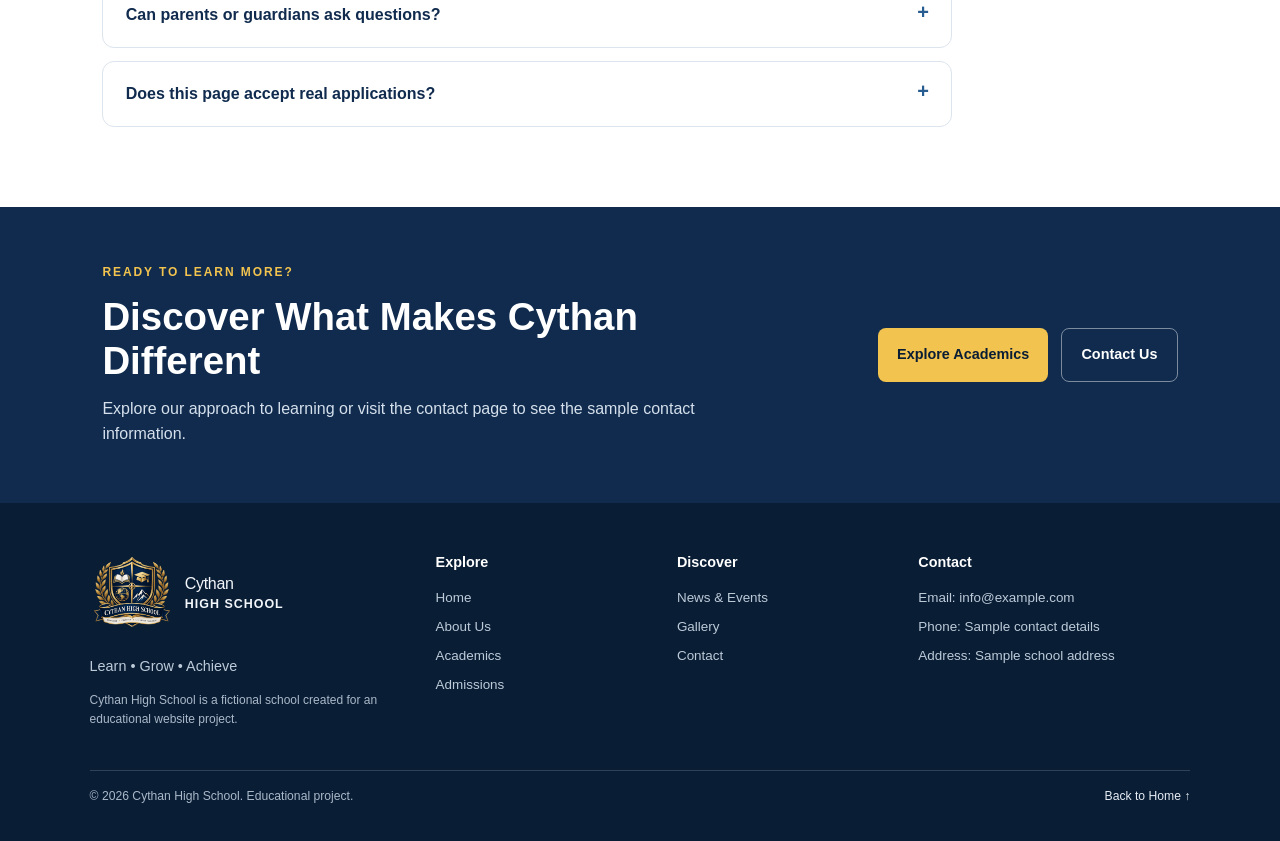
<file: admissions.html>
<!DOCTYPE html>
<html lang="en">
<head>
  <meta charset="UTF-8">
  <meta name="viewport" content="width=device-width, initial-scale=1.0">

  <meta
    name="description"
    content="Learn about the admissions process, entry requirements, and how to apply to Cythan High School."
  >

  <title>Admissions | Cythan High School</title>
  <link rel="icon" type="image/png" href="Cythan High School Crest Emblem.png">

  <!-- Shared stylesheets -->
  <link rel="stylesheet" href="css/variables.css">
  <link rel="stylesheet" href="css/reset.css">
  <link rel="stylesheet" href="css/global.css">
  <link rel="stylesheet" href="css/layout.css">
  <link rel="stylesheet" href="css/components.css">

  <!-- Admissions page stylesheet -->
  <link rel="stylesheet" href="css/admissions.css">

  <script src="js/script.js" defer></script>
</head>

<body>
  <a class="skip-link" href="#main-content">Skip to main content</a>

  <!-- HEADER -->
  <header class="site-header">
    <a class="brand" href="index.html" aria-label="Cythan High School home">
      <span class="brand-mark" aria-hidden="true">
        <img src="Cythan High School Crest Emblem.png" alt="school-logo"></img>
      </span>
      <span class="brand-text">
        Cythan
        <strong>High School</strong>
      </span>
    </a>


    <button
      class="menu-toggle"
      type="button"
      aria-expanded="false"
      aria-controls="site-nav"
      aria-label="Open navigation menu"
    >
      <span class="menu-icon" aria-hidden="true">☰</span>
      <span class="sr-only">Toggle navigation</span>
    </button>

    <nav class="site-nav" id="site-nav" aria-label="Main navigation">
      <a href="index.html">Home</a>
      <a href="about.html">About</a>
      <a href="academics.html">Academics</a>
      <a href="admissions.html" class="active" aria-current="page">Admissions</a>
      <a href="news.html">News &amp; Events</a>
      <a href="gallery.html">Gallery</a>
      <a href="contact.html">Contact</a>
    </nav>
  </header>

  <main id="main-content">

    <!-- HERO -->
    <section class="admissions-hero">
      <div class="admissions-hero-content">
        <p class="eyebrow">YOUR JOURNEY STARTS HERE</p>

        <h1>Take the First Step Toward Your Future</h1>

        <p>
          Discover how to join Cythan High School, where students are
          encouraged to learn, grow, and achieve their potential.
        </p>

        <div class="admissions-hero-actions">
          <a class="button button-gold" href="#application-process">
            Explore the Process
          </a>

          <a class="admissions-text-link" href="#requirements">
            View Requirements ↓
          </a>
        </div>
      </div>

      <div class="admissions-hero-card">
        <span class="admissions-card-icon" aria-hidden="true">✦</span>
        <p class="admissions-card-label">YOUR NEXT CHAPTER</p>
        <h2>Learn. Grow. Achieve.</h2>
        <p>
          Build knowledge, discover your strengths, and prepare for
          the opportunities ahead.
        </p>
      </div>
    </section>

    <!-- INTRODUCTION -->
    <section class="section admissions-intro">
      <div>
        <p class="eyebrow">WELCOME TO CYTHAN</p>
        <h2>A School for Every Step of Your Learning Journey</h2>
      </div>

      <div class="admissions-intro-copy">
        <p>
          At Cythan High School, we aim to provide a supportive learning
          environment where students can develop academically, socially,
          and personally.
        </p>

        <p>
          Our admissions process is designed to help families understand
          the school, prepare the necessary documents, and learn about
          the next steps toward enrolment.
        </p>

        <p class="admissions-note">
          This is a fictional school website created for an educational
          project. The admissions details on this page are illustrative.
        </p>
      </div>
    </section>

    <!-- APPLICATION PROCESS -->
    <section class="section application-section" id="application-process">
      <div class="section-heading">
        <p class="eyebrow">HOW TO APPLY</p>
        <h2>Your Application in Four Steps</h2>
        <p>
          Follow this simple guide to understand the typical school
          admissions process.
        </p>
      </div>

      <div class="application-steps">
        <article class="application-step">
          <span class="step-number">01</span>
          <h3>Explore the School</h3>
          <p>
            Read about our academic programmes, learning environment,
            and expectations for students.
          </p>
        </article>

        <article class="application-step">
          <span class="step-number">02</span>
          <h3>Prepare Documents</h3>
          <p>
            Gather the academic records and identification documents
            listed in the requirements section.
          </p>
        </article>

        <article class="application-step">
          <span class="step-number">03</span>
          <h3>Submit an Application</h3>
          <p>
            Complete the school's application form and submit it with
            the required supporting documents.
          </p>
        </article>

        <article class="application-step">
          <span class="step-number">04</span>
          <h3>Receive Next Steps</h3>
          <p>
            The admissions office reviews the application and explains
            any assessment, interview, or enrolment arrangements.
          </p>
        </article>
      </div>
    </section>

    <!-- REQUIREMENTS -->
    <section class="section requirements-section" id="requirements">
      <div class="requirements-layout">
        <div class="requirements-intro">
          <p class="eyebrow">BE PREPARED</p>
          <h2>Admission Requirements</h2>

          <p>
            Applicants may need to provide the following documents.
            Exact requirements can vary depending on the year group
            and the student's previous school.
          </p>

          <a class="arrow-link" href="#admissions-faq">
            Read frequently asked questions →
          </a>
        </div>

        <div class="requirements-list">
          <article class="requirement-item">
            <span class="requirement-icon" aria-hidden="true">01</span>
            <div>
              <h3>Previous Academic Records</h3>
              <p>
                Recent report cards or transcripts from the student's
                previous school, where applicable.
              </p>
            </div>
          </article>

          <article class="requirement-item">
            <span class="requirement-icon" aria-hidden="true">02</span>
            <div>
              <h3>Proof of Identity</h3>
              <p>
                An accepted identification document or birth record,
                according to the school's stated requirements.
              </p>
            </div>
          </article>

          <article class="requirement-item">
            <span class="requirement-icon" aria-hidden="true">03</span>
            <div>
              <h3>Recent Passport Photograph</h3>
              <p>
                A recent photograph of the applicant, if requested
                on the application form.
              </p>
            </div>
          </article>

          <article class="requirement-item">
            <span class="requirement-icon" aria-hidden="true">04</span>
            <div>
              <h3>Completed Application Form</h3>
              <p>
                The application form completed with accurate student
                and parent or guardian information.
              </p>
            </div>
          </article>
        </div>
      </div>
    </section>

    <!-- SCHOOL LEVELS -->
    <section class="section admission-levels-section">
      <div class="section-heading">
        <p class="eyebrow">FIND YOUR PLACE</p>
        <h2>Admissions by School Level</h2>
        <p>
          Learn about the two broad stages of secondary education
          represented in our school model.
        </p>
      </div>

      <div class="admission-levels-grid">
        <article class="admission-level-card">
          <span class="level-icon" aria-hidden="true">01</span>
          <h3>Junior Secondary</h3>
          <p>
            For students building a strong foundation in core subjects,
            study habits, and independent learning.
          </p>
          <a class="arrow-link" href="academics.html">
            Explore academics →
          </a>
        </article>

        <article class="admission-level-card">
          <span class="level-icon" aria-hidden="true">02</span>
          <h3>Senior Secondary</h3>
          <p>
            For students developing deeper subject knowledge and
            preparing for further education and future careers.
          </p>
          <a class="arrow-link" href="academics.html">
            Explore academics →
          </a>
        </article>
      </div>
    </section>

    <!-- FAQ -->
    <section class="section admissions-faq-section" id="admissions-faq">
      <div class="section-heading">
        <p class="eyebrow">NEED CLARITY?</p>
        <h2>Frequently Asked Questions</h2>
        <p>
          Here are answers to some common questions about applying.
        </p>
      </div>

      <div class="admissions-faq-list">
        <details class="faq-item">
          <summary>When can students apply?</summary>
          <p>
            Application dates would be announced by the school's
            admissions office. Check the school's official notices
            for the relevant academic year.
          </p>
        </details>

        <details class="faq-item">
          <summary>Are entrance assessments required?</summary>
          <p>
            Depending on the year group and the school's admissions
            policy, applicants may be invited to complete an assessment
            or attend an interview.
          </p>
        </details>

        <details class="faq-item">
          <summary>Can parents or guardians ask questions?</summary>
          <p>
            Yes. Parents and guardians can contact the admissions office
            to ask about the application process and required documents.
          </p>
        </details>

        <details class="faq-item">
          <summary>Does this page accept real applications?</summary>
          <p>
            No. This version is a static demonstration page for a school
            website assignment. It does not submit applications or store
            personal information.
          </p>
        </details>
      </div>
    </section>

    <!-- CALL TO ACTION -->
    <section class="admissions-final-cta">
      <div>
        <p class="eyebrow">READY TO LEARN MORE?</p>
        <h2>Discover What Makes Cythan Different</h2>
        <p>
          Explore our approach to learning or visit the contact page
          to see the sample contact information.
        </p>
      </div>

      <div class="admissions-final-actions">
        <a class="button button-gold" href="academics.html">
          Explore Academics
        </a>

        <a class="button admissions-outline-button" href="contact.html">
          Contact Us
        </a>
      </div>
    </section>

  </main>

  <!-- FOOTER -->
  <footer class="site-footer">
    <div class="footer-main">

      <div class="footer-brand">
        <a class="brand brand-light" href="index.html">
          <span class="brand-mark" aria-hidden="true">
              <img src="Cythan High School Crest Emblem.png" alt="school-logo"></img>
          </span>
          <span class="footer-brand-text">
            Cythan
            <strong>High School</strong>
          </span>
        </a>

        <p>Learn • Grow • Achieve</p>

        <p class="footer-disclaimer">
          Cythan High School is a fictional school created for an
          educational website project.
        </p>
      </div>

      <div>
        <h2>Explore</h2>
        <a href="index.html">Home</a>
        <a href="about.html">About Us</a>
        <a href="academics.html">Academics</a>
        <a href="admissions.html">Admissions</a>
      </div>

      <div>
        <h2>Discover</h2>
        <a href="news.html">News &amp; Events</a>
        <a href="gallery.html">Gallery</a>
        <a href="contact.html">Contact</a>
      </div>

      <div>
        <h2>Contact</h2>
        <p>Email: info@example.com</p>
        <p>Phone: Sample contact details</p>
        <p>Address: Sample school address</p>
      </div>

    </div>

    <div class="footer-bottom">
      <p>
        &copy; <span id="year"></span> Cythan High School.
        Educational project.
      </p>

      <a href="index.html">Back to Home ↑</a>
    </div>
  </footer>
</body>
</html>
</file>
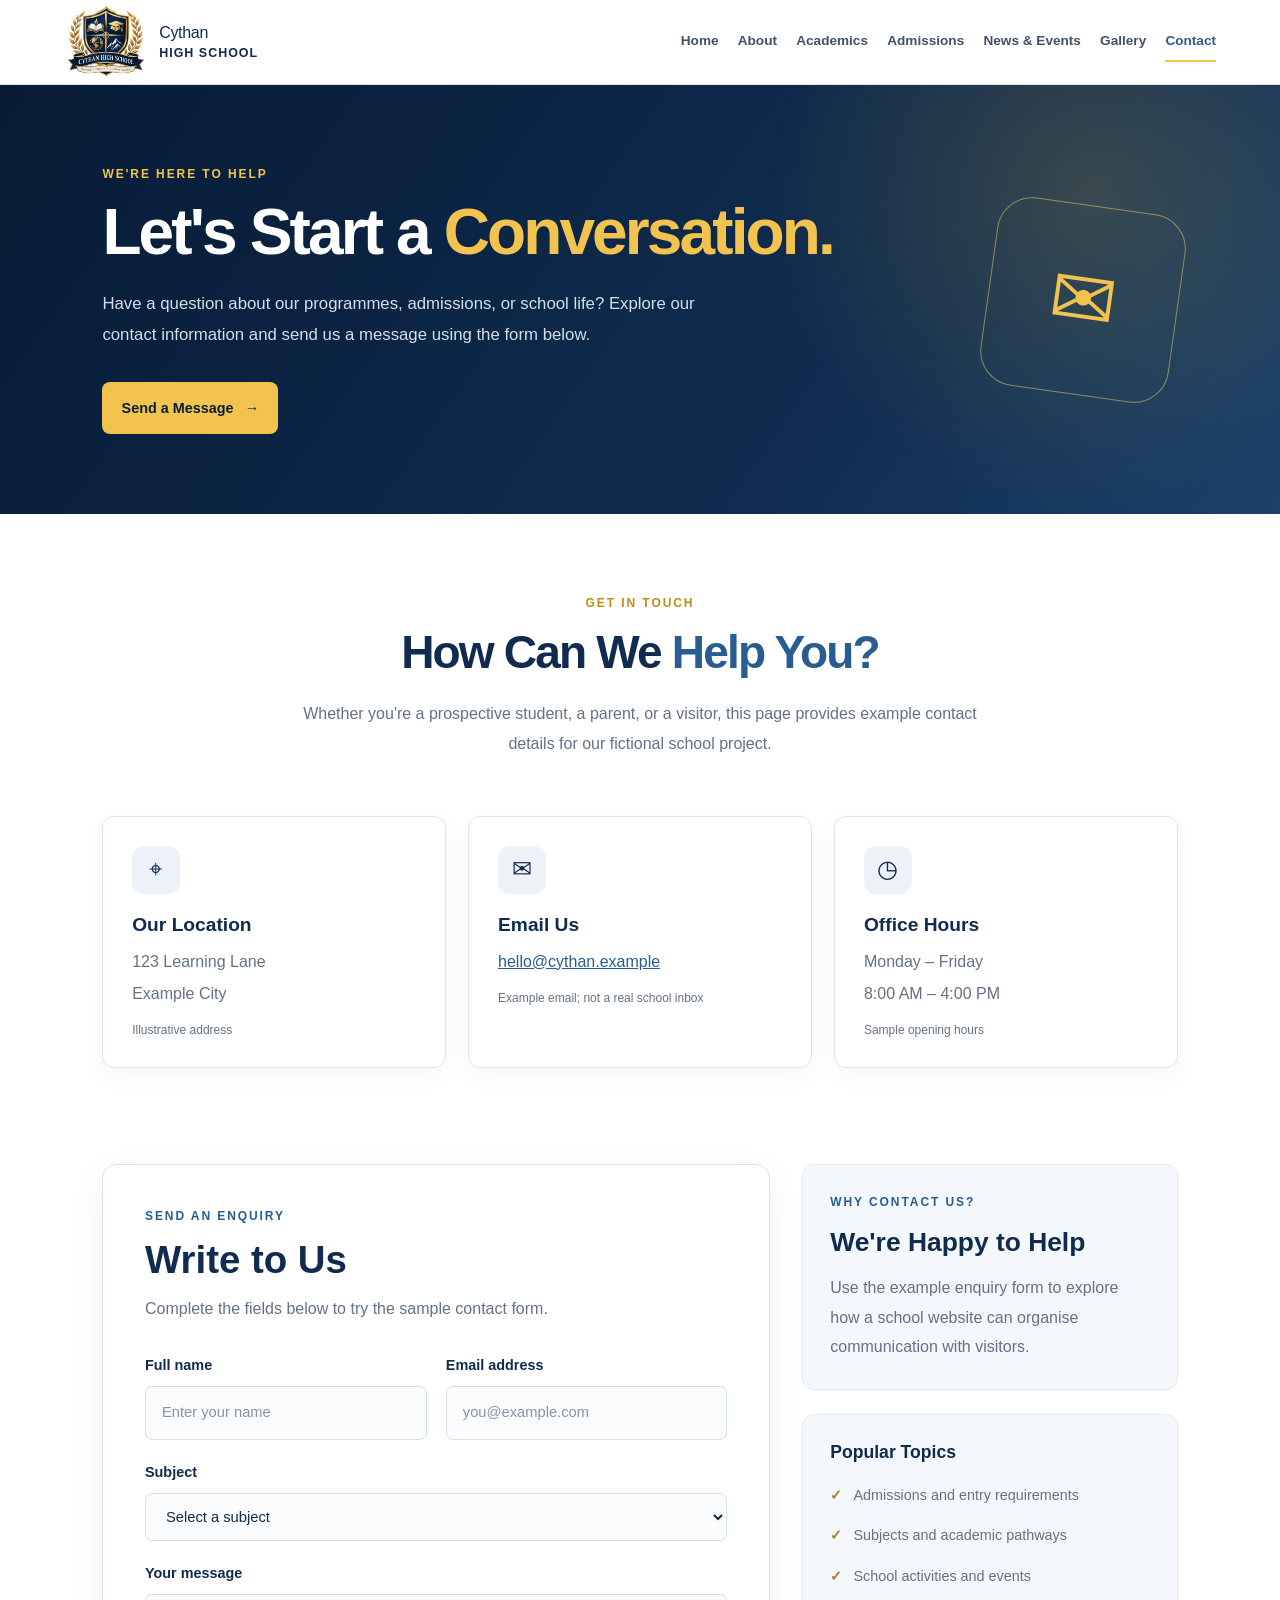
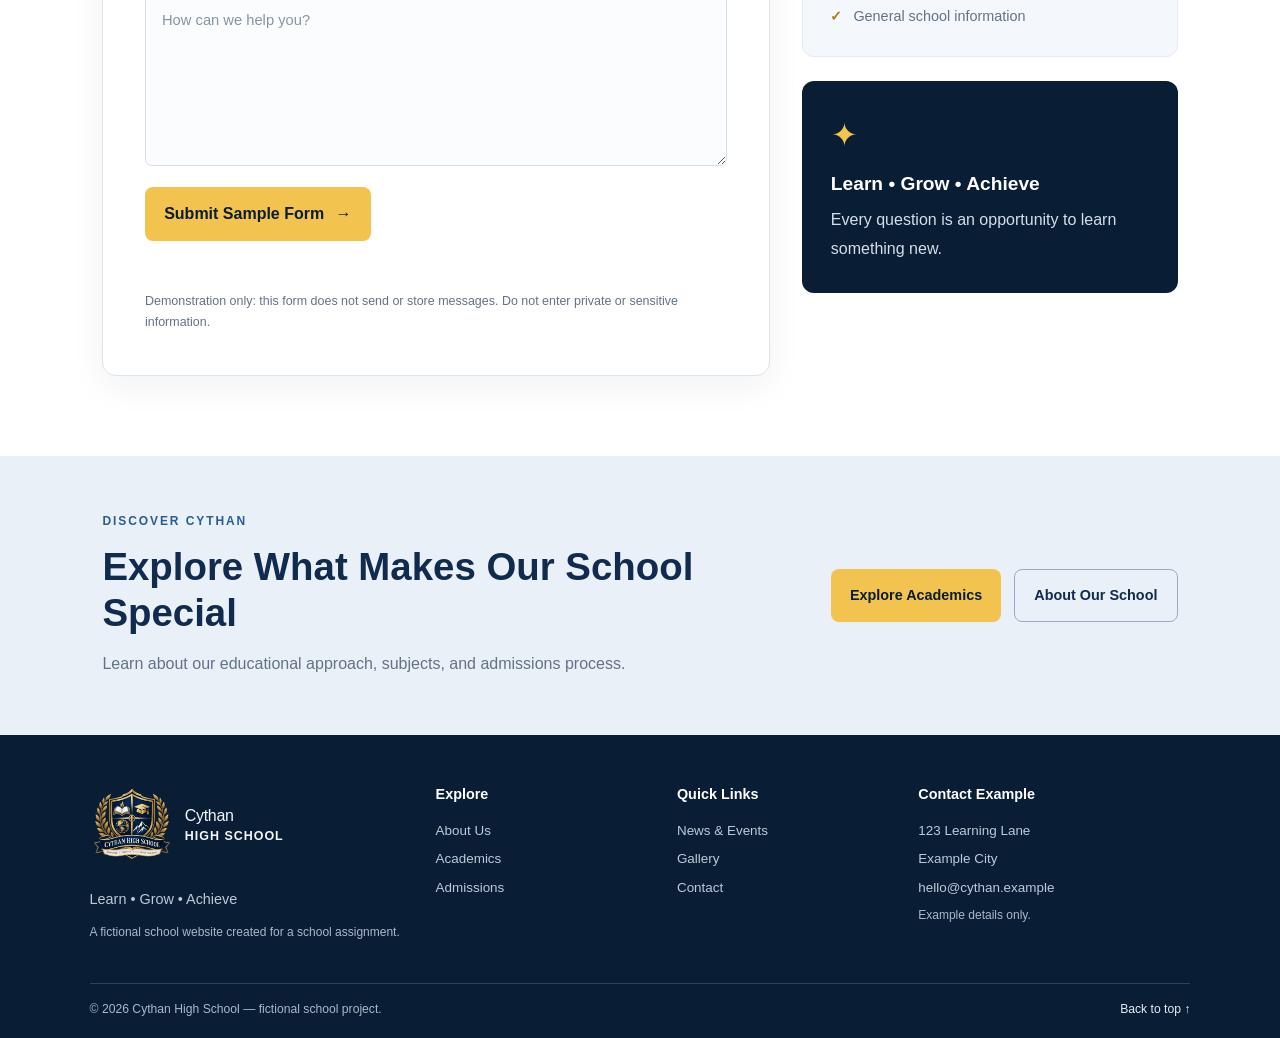
<file: contact.html>
<!DOCTYPE html>
<html lang="en">
<head>
    <meta charset="UTF-8">
    <meta name="viewport" content="width=device-width, initial-scale=1.0">

    <meta
        name="description"
        content="Contact Cythan High School to learn about our academic programmes and admissions."
    >

    <title>Contact Us | Cythan High School</title>
    <link rel="icon" type="image/png" href="Cythan High School Crest Emblem.png">

    <!-- Shared stylesheets -->
    <link rel="stylesheet" href="css/variables.css">
    <link rel="stylesheet" href="css/reset.css">
    <link rel="stylesheet" href="css/global.css">
    <link rel="stylesheet" href="css/layout.css">
    <link rel="stylesheet" href="css/components.css">

    <!-- Contact page stylesheet -->
    <link rel="stylesheet" href="css/contact.css">

    <script src="js/script.js" defer></script>
</head>

<body>
    <a class="skip-link" href="#main">Skip to content</a>

    <!-- HEADER -->
    <header class="site-header">

        <a class="brand" href="index.html" aria-label="Cythan High School home">
            <span class="brand-mark" aria-hidden="true">
                <img src="Cythan High School Crest Emblem.png" alt="school-logo"></img>
            </span>
            <span class="brand-text">
                Cythan
                <strong>High School</strong>
            </span>
        </a>

        <button
            class="menu-toggle"
            type="button"
            aria-label="Toggle navigation"
            aria-expanded="false"
            aria-controls="site-nav"
        >
            <span class="menu-icon" aria-hidden="true">☰</span>
        </button>

        <nav class="site-nav" id="site-nav" aria-label="Main navigation">
            <a href="index.html">Home</a>
            <a href="about.html">About</a>
            <a href="academics.html">Academics</a>
            <a href="admissions.html">Admissions</a>
            <a href="news.html">News &amp; Events</a>
            <a href="gallery.html">Gallery</a>
            <a href="contact.html" class="active" aria-current="page">Contact</a>
        </nav>

    </header>


    <main id="main">

        <!-- HERO -->
        <section class="contact-hero">

            <div class="contact-hero-content">
                <p class="eyebrow">WE'RE HERE TO HELP</p>

                <h1>
                    Let's Start a
                    <span>Conversation.</span>
                </h1>

                <p>
                    Have a question about our programmes, admissions, or
                    school life? Explore our contact information and send
                    us a message using the form below.
                </p>

                <a class="button button-gold" href="#contact-form-section">
                    Send a Message
                    <span aria-hidden="true">→</span>
                </a>
            </div>

            <div class="contact-hero-decoration" aria-hidden="true">
                <span>✉</span>
            </div>

        </section>


        <!-- INTRODUCTION -->
        <section class="section contact-intro">

            <div class="section-heading">
                <p class="eyebrow">GET IN TOUCH</p>
                <h2>How Can We <span>Help You?</span></h2>
            </div>

            <p>
                Whether you're a prospective student, a parent, or a visitor,
                this page provides example contact details for our fictional
                school project.
            </p>

        </section>


        <!-- CONTACT DETAILS -->
        <section class="contact-details-section">
            <div class="contact-details-grid">

                <article class="contact-info-card">
                    <span class="contact-info-icon" aria-hidden="true">⌖</span>
                    <h2>Our Location</h2>
                    <p>123 Learning Lane</p>
                    <p>Example City</p>
                    <span class="contact-info-note">Illustrative address</span>
                </article>

                <article class="contact-info-card">
                    <span class="contact-info-icon" aria-hidden="true">✉</span>
                    <h2>Email Us</h2>
                    <p>
                        <a href="mailto:hello@cythan.example">
                            hello@cythan.example
                        </a>
                    </p>
                    <span class="contact-info-note">
                        Example email; not a real school inbox
                    </span>
                </article>

                <article class="contact-info-card">
                    <span class="contact-info-icon" aria-hidden="true">◷</span>
                    <h2>Office Hours</h2>
                    <p>Monday – Friday</p>
                    <p>8:00 AM – 4:00 PM</p>
                    <span class="contact-info-note">Sample opening hours</span>
                </article>

            </div>
        </section>


        <!-- CONTACT FORM AND EXTRA INFORMATION -->
        <section class="section contact-main-section" id="contact-form-section">

            <div class="contact-main-grid">

                <!-- FORM -->
                <div class="contact-form-panel">

                    <p class="eyebrow">SEND AN ENQUIRY</p>
                    <h2>Write to Us</h2>

                    <p class="contact-form-intro">
                        Complete the fields below to try the sample contact form.
                    </p>

                    <form class="contact-form" id="contact-form">

                        <div class="form-row">

                            <div class="form-field">
                                <label for="full-name">Full name</label>
                                <input
                                    type="text"
                                    id="full-name"
                                    name="fullName"
                                    placeholder="Enter your name"
                                    autocomplete="name"
                                    required
                                >
                            </div>

                            <div class="form-field">
                                <label for="email">Email address</label>
                                <input
                                    type="email"
                                    id="email"
                                    name="email"
                                    placeholder="you@example.com"
                                    autocomplete="email"
                                    required
                                >
                            </div>

                        </div>


                        <div class="form-field">
                            <label for="subject">Subject</label>

                            <select id="subject" name="subject" required>
                                <option value="" selected disabled>
                                    Select a subject
                                </option>
                                <option value="admissions">Admissions enquiry</option>
                                <option value="academics">Academic programmes</option>
                                <option value="school-life">School life</option>
                                <option value="general">General enquiry</option>
                            </select>
                        </div>


                        <div class="form-field">
                            <label for="message">Your message</label>

                            <textarea
                                id="message"
                                name="message"
                                rows="6"
                                placeholder="How can we help you?"
                                required
                            ></textarea>
                        </div>


                        <button class="button button-gold contact-submit" type="submit">
                            Submit Sample Form
                            <span aria-hidden="true">→</span>
                        </button>

                        <p
                            class="form-status"
                            id="form-status"
                            role="status"
                            aria-live="polite"
                        ></p>

                        <p class="form-disclaimer">
                            Demonstration only: this form does not send or store
                            messages. Do not enter private or sensitive information.
                        </p>

                    </form>

                </div>


                <!-- SIDE PANEL -->
                <aside class="contact-side-panel">

                    <div class="contact-side-block">
                        <p class="eyebrow">WHY CONTACT US?</p>
                        <h2>We're Happy to Help</h2>

                        <p>
                            Use the example enquiry form to explore how a school
                            website can organise communication with visitors.
                        </p>
                    </div>


                    <div class="contact-side-block">
                        <h3>Popular Topics</h3>

                        <ul class="contact-topic-list">
                            <li>
                                <span aria-hidden="true">✓</span>
                                Admissions and entry requirements
                            </li>

                            <li>
                                <span aria-hidden="true">✓</span>
                                Subjects and academic pathways
                            </li>

                            <li>
                                <span aria-hidden="true">✓</span>
                                School activities and events
                            </li>

                            <li>
                                <span aria-hidden="true">✓</span>
                                General school information
                            </li>
                        </ul>
                    </div>


                    <div class="contact-side-highlight">
                        <span aria-hidden="true">✦</span>

                        <h3>Learn • Grow • Achieve</h3>

                        <p>
                            Every question is an opportunity to learn something new.
                        </p>
                    </div>

                </aside>

            </div>

        </section>


        <!-- FINAL CTA -->
        <section class="contact-bottom-cta">

            <div>
                <p class="eyebrow">DISCOVER CYTHAN</p>
                <h2>Explore What Makes Our School Special</h2>
                <p>
                    Learn about our educational approach, subjects, and
                    admissions process.
                </p>
            </div>

            <div class="contact-bottom-actions">
                <a class="button button-gold" href="academics.html">
                    Explore Academics
                </a>

                <a class="button contact-secondary-button" href="about.html">
                    About Our School
                </a>
            </div>

        </section>

    </main>


    <!-- FOOTER -->
    <footer class="site-footer">

        <div class="footer-main">

            <div class="footer-brand">

                <a class="brand brand-light" href="index.html">
                    <span class="brand-mark" aria-hidden="true">
                        <img src="Cythan High School Crest Emblem.png" alt="school-logo"></img>
                    </span>
                    <span class="footer-brand-text">
                        Cythan
                        <strong>High School</strong>
                    </span>
                </a>

                <p>Learn • Grow • Achieve</p>

                <p class="footer-disclaimer">
                    A fictional school website created for a school assignment.
                </p>

            </div>


            <div>
                <h2>Explore</h2>
                <a href="about.html">About Us</a>
                <a href="academics.html">Academics</a>
                <a href="admissions.html">Admissions</a>
            </div>


            <div>
                <h2>Quick Links</h2>
                <a href="news.html">News &amp; Events</a>
                <a href="gallery.html">Gallery</a>
                <a href="contact.html">Contact</a>
            </div>


            <div>
                <h2>Contact Example</h2>
                <p>123 Learning Lane</p>
                <p>Example City</p>
                <p>hello@cythan.example</p>
                <p class="footer-disclaimer">Example details only.</p>
            </div>

        </div>


        <div class="footer-bottom">
            <span>
                &copy; <span id="year">2026</span> Cythan High School —
                fictional school project.
            </span>

            <a href="#main">Back to top ↑</a>
        </div>

    </footer>


    <!-- Demonstration form behaviour -->
    <script>
        const contactForm = document.querySelector("#contact-form");
        const formStatus = document.querySelector("#form-status");

        if (contactForm && formStatus) {
            contactForm.addEventListener("submit", (event) => {
                event.preventDefault();

                if (!contactForm.reportValidity()) {
                    return;
                }

                formStatus.textContent =
                    "Demo complete! No message was sent or saved. " +
                    "A backend is needed to receive real enquiries.";

                contactForm.reset();
            });
        }
    </script>

</body>
</html>
</file>
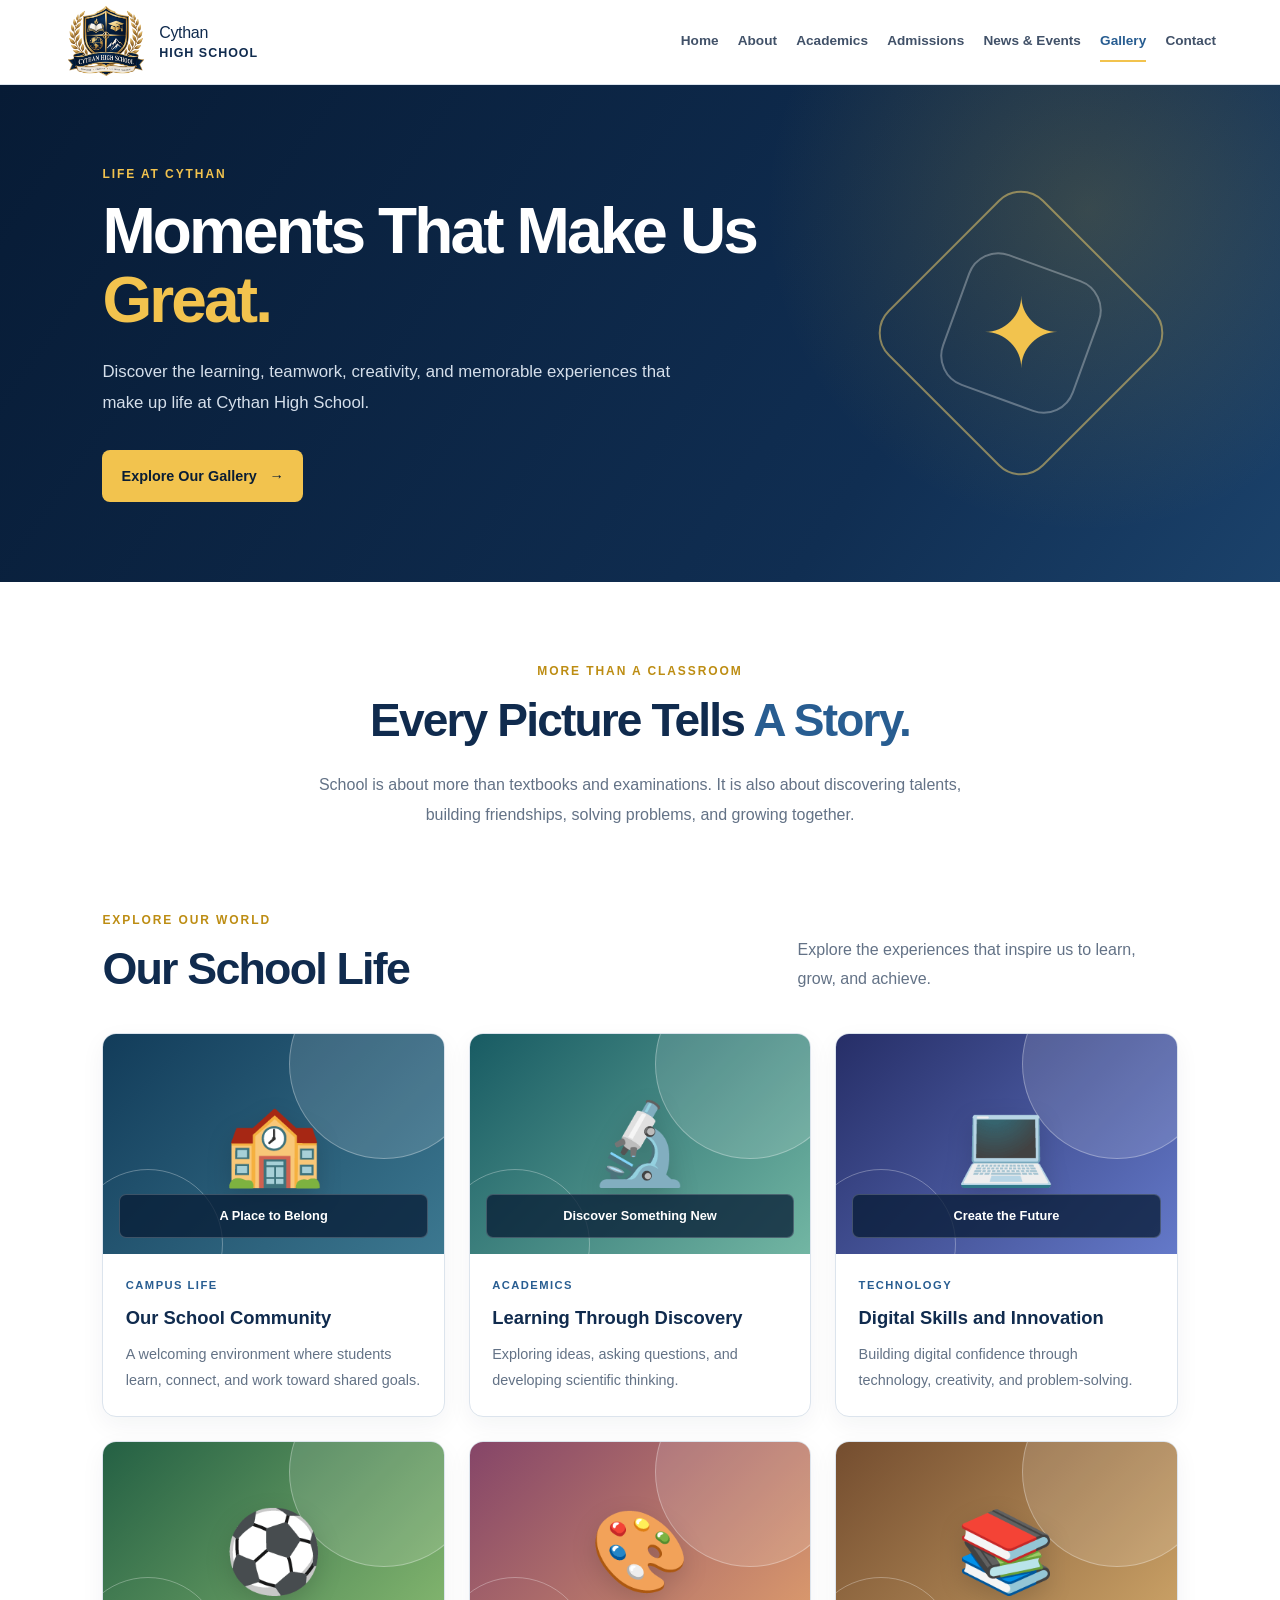
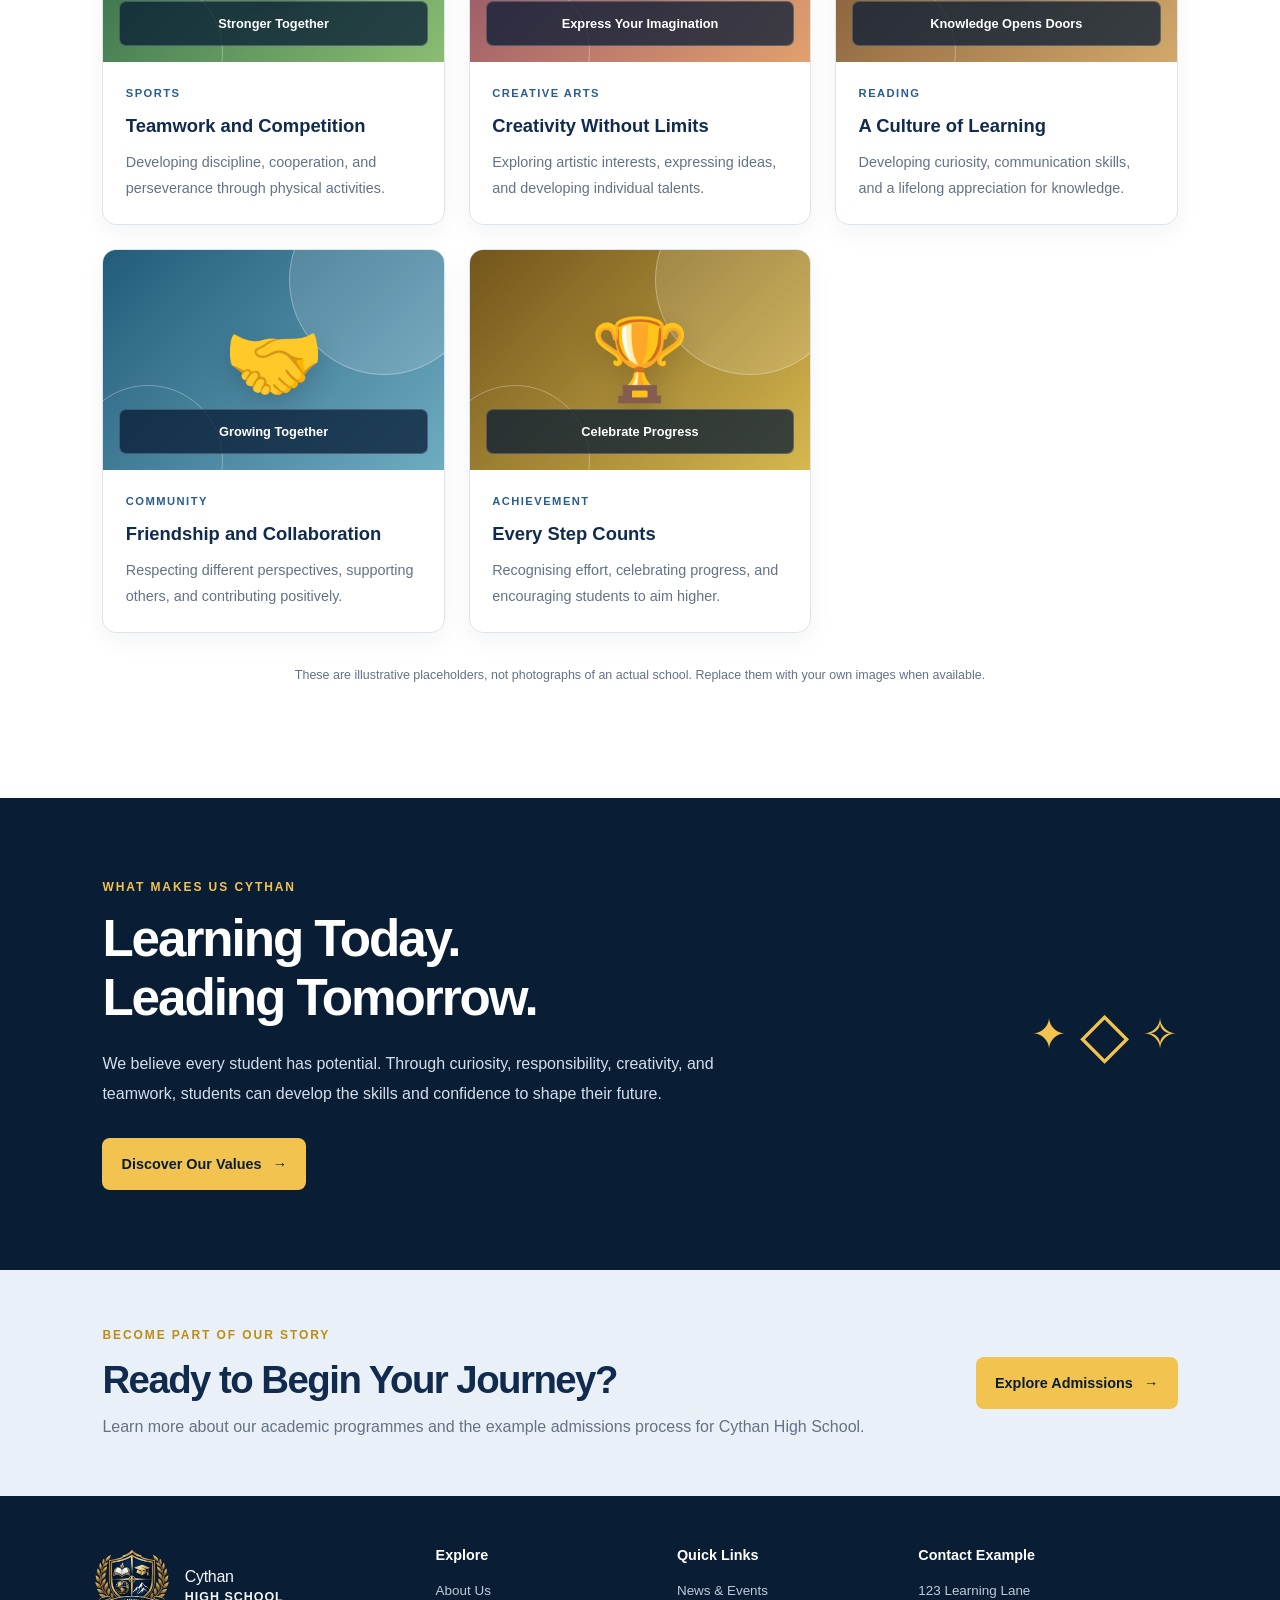
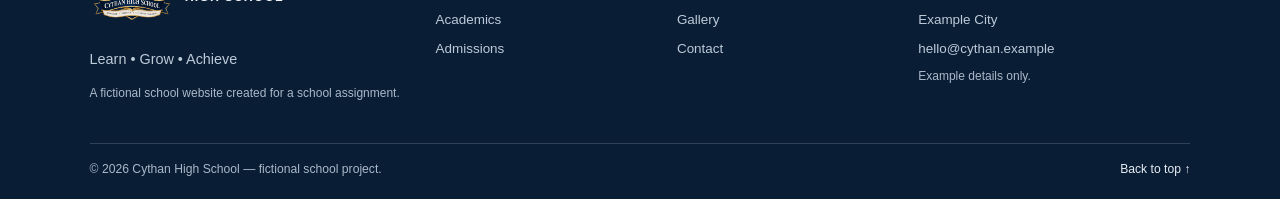
<file: gallery.html>
<!DOCTYPE html>
<html lang="en">
<head>
    <meta charset="UTF-8">
    <meta name="viewport" content="width=device-width, initial-scale=1.0">

    <meta
        name="description"
        content="Explore learning, creativity, sports, and school life at Cythan High School."
    >

    <title>Gallery | Cythan High School</title>
    <link rel="icon" type="image/png" href="Cythan High School Crest Emblem.png">

    <!-- Shared CSS files -->
    <link rel="stylesheet" href="css/variables.css">
    <link rel="stylesheet" href="css/reset.css">
    <link rel="stylesheet" href="css/global.css">
    <link rel="stylesheet" href="css/layout.css">
    <link rel="stylesheet" href="css/components.css">

    <!-- Gallery-specific CSS -->
    <link rel="stylesheet" href="css/gallery.css">

    <script src="js/script.js" defer></script>
</head>

<body>
    <a class="skip-link" href="#main">Skip to content</a>

    <!-- HEADER -->
    <header class="site-header">

        <a class="brand" href="index.html" aria-label="Cythan High School home">
            <span class="brand-mark" aria-hidden="true">
                <img src="Cythan High School Crest Emblem.png" alt="school-logo"></img>
            </span>
            <span class="brand-text">
                Cythan
                <strong>High School</strong>
            </span>
        </a>

        <button
            class="menu-toggle"
            type="button"
            aria-label="Toggle navigation"
            aria-expanded="false"
            aria-controls="site-nav"
        >
            <span class="menu-icon" aria-hidden="true">☰</span>
        </button>

        <nav class="site-nav" id="site-nav" aria-label="Main navigation">
            <a href="index.html">Home</a>
            <a href="about.html">About</a>
            <a href="academics.html">Academics</a>
            <a href="admissions.html">Admissions</a>
            <a href="news.html">News &amp; Events</a>
            <a class="active" href="gallery.html" aria-current="page">Gallery</a>
            <a href="contact.html">Contact</a>
        </nav>

    </header>


    <main id="main">

        <!-- HERO -->
        <section class="gallery-hero">
            <div class="gallery-hero-content">

                <p class="eyebrow">LIFE AT CYTHAN</p>

                <h1>
                    Moments That Make Us
                    <span>Great.</span>
                </h1>

                <p class="gallery-hero-copy">
                    Discover the learning, teamwork, creativity, and memorable
                    experiences that make up life at Cythan High School.
                </p>

                <a class="button button-gold" href="#gallery-collection">
                    Explore Our Gallery
                    <span aria-hidden="true">→</span>
                </a>

            </div>

            <div class="gallery-hero-art" aria-hidden="true">
                <div class="hero-art-frame hero-art-frame-one"></div>
                <div class="hero-art-frame hero-art-frame-two"></div>
                <div class="hero-art-symbol">✦</div>
            </div>
        </section>


        <!-- INTRODUCTION -->
        <section class="section gallery-intro">

            <div class="section-heading">
                <p class="eyebrow">MORE THAN A CLASSROOM</p>

                <h2>
                    Every Picture Tells
                    <span>A Story.</span>
                </h2>
            </div>

            <p class="gallery-intro-copy">
                School is about more than textbooks and examinations. It is
                also about discovering talents, building friendships, solving
                problems, and growing together.
            </p>

        </section>


        <!-- GALLERY -->
        <section class="section gallery-collection" id="gallery-collection">

            <div class="section-title-row gallery-title-row">
                <div>
                    <p class="eyebrow">EXPLORE OUR WORLD</p>
                    <h2>Our School Life</h2>
                </div>

                <p class="gallery-section-description">
                    Explore the experiences that inspire us to learn,
                    grow, and achieve.
                </p>
            </div>


            <div class="gallery-grid">

                <!-- Campus life -->
                <article class="gallery-card">

                    <div class="gallery-visual visual-campus"
                         role="img"
                         aria-label="Decorative illustration of a school campus">

                        <span class="gallery-visual-icon" aria-hidden="true">🏫</span>
                        <span class="gallery-visual-label">A Place to Belong</span>
                    </div>

                    <div class="gallery-card-content">
                        <p class="gallery-category">CAMPUS LIFE</p>
                        <h3>Our School Community</h3>
                        <p>
                            A welcoming environment where students learn,
                            connect, and work toward shared goals.
                        </p>
                    </div>

                </article>


                <!-- Science -->
                <article class="gallery-card">

                    <div class="gallery-visual visual-science"
                         role="img"
                         aria-label="Decorative illustration representing science">

                        <span class="gallery-visual-icon" aria-hidden="true">🔬</span>
                        <span class="gallery-visual-label">Discover Something New</span>
                    </div>

                    <div class="gallery-card-content">
                        <p class="gallery-category">ACADEMICS</p>
                        <h3>Learning Through Discovery</h3>
                        <p>
                            Exploring ideas, asking questions, and developing
                            scientific thinking.
                        </p>
                    </div>

                </article>


                <!-- Technology -->
                <article class="gallery-card">

                    <div class="gallery-visual visual-technology"
                         role="img"
                         aria-label="Decorative illustration representing technology">

                        <span class="gallery-visual-icon" aria-hidden="true">💻</span>
                        <span class="gallery-visual-label">Create the Future</span>
                    </div>

                    <div class="gallery-card-content">
                        <p class="gallery-category">TECHNOLOGY</p>
                        <h3>Digital Skills and Innovation</h3>
                        <p>
                            Building digital confidence through technology,
                            creativity, and problem-solving.
                        </p>
                    </div>

                </article>


                <!-- Sports -->
                <article class="gallery-card">

                    <div class="gallery-visual visual-sports"
                         role="img"
                         aria-label="Decorative illustration representing sports">

                        <span class="gallery-visual-icon" aria-hidden="true">⚽</span>
                        <span class="gallery-visual-label">Stronger Together</span>
                    </div>

                    <div class="gallery-card-content">
                        <p class="gallery-category">SPORTS</p>
                        <h3>Teamwork and Competition</h3>
                        <p>
                            Developing discipline, cooperation, and
                            perseverance through physical activities.
                        </p>
                    </div>

                </article>


                <!-- Creative arts -->
                <article class="gallery-card">

                    <div class="gallery-visual visual-arts"
                         role="img"
                         aria-label="Decorative illustration representing creative arts">

                        <span class="gallery-visual-icon" aria-hidden="true">🎨</span>
                        <span class="gallery-visual-label">Express Your Imagination</span>
                    </div>

                    <div class="gallery-card-content">
                        <p class="gallery-category">CREATIVE ARTS</p>
                        <h3>Creativity Without Limits</h3>
                        <p>
                            Exploring artistic interests, expressing ideas,
                            and developing individual talents.
                        </p>
                    </div>

                </article>


                <!-- Reading -->
                <article class="gallery-card">

                    <div class="gallery-visual visual-reading"
                         role="img"
                         aria-label="Decorative illustration representing books and reading">

                        <span class="gallery-visual-icon" aria-hidden="true">📚</span>
                        <span class="gallery-visual-label">Knowledge Opens Doors</span>
                    </div>

                    <div class="gallery-card-content">
                        <p class="gallery-category">READING</p>
                        <h3>A Culture of Learning</h3>
                        <p>
                            Developing curiosity, communication skills, and
                            a lifelong appreciation for knowledge.
                        </p>
                    </div>

                </article>


                <!-- Community -->
                <article class="gallery-card">

                    <div class="gallery-visual visual-community"
                         role="img"
                         aria-label="Decorative illustration representing friendship">

                        <span class="gallery-visual-icon" aria-hidden="true">🤝</span>
                        <span class="gallery-visual-label">Growing Together</span>
                    </div>

                    <div class="gallery-card-content">
                        <p class="gallery-category">COMMUNITY</p>
                        <h3>Friendship and Collaboration</h3>
                        <p>
                            Respecting different perspectives, supporting
                            others, and contributing positively.
                        </p>
                    </div>

                </article>


                <!-- Achievement -->
                <article class="gallery-card">

                    <div class="gallery-visual visual-achievement"
                         role="img"
                         aria-label="Decorative illustration representing achievement">

                        <span class="gallery-visual-icon" aria-hidden="true">🏆</span>
                        <span class="gallery-visual-label">Celebrate Progress</span>
                    </div>

                    <div class="gallery-card-content">
                        <p class="gallery-category">ACHIEVEMENT</p>
                        <h3>Every Step Counts</h3>
                        <p>
                            Recognising effort, celebrating progress, and
                            encouraging students to aim higher.
                        </p>
                    </div>

                </article>

            </div>

            <p class="sample-note gallery-sample-note">
                These are illustrative placeholders, not photographs of an
                actual school. Replace them with your own images when available.
            </p>

        </section>


        <!-- SCHOOL VALUES -->
        <section class="gallery-values">

            <div class="gallery-values-content">
                <p class="eyebrow">WHAT MAKES US CYTHAN</p>

                <h2>Learning Today.<br>Leading Tomorrow.</h2>

                <p>
                    We believe every student has potential. Through curiosity,
                    responsibility, creativity, and teamwork, students can
                    develop the skills and confidence to shape their future.
                </p>

                <a class="button button-gold" href="about.html">
                    Discover Our Values
                    <span aria-hidden="true">→</span>
                </a>
            </div>

            <div class="gallery-values-decoration" aria-hidden="true">
                <span>✦</span>
                <span>◇</span>
                <span>✧</span>
            </div>

        </section>


        <!-- CALL TO ACTION -->
        <section class="admissions-cta gallery-cta">

            <div>
                <p class="eyebrow">BECOME PART OF OUR STORY</p>

                <h2>Ready to Begin Your Journey?</h2>

                <p>
                    Learn more about our academic programmes and the example
                    admissions process for Cythan High School.
                </p>
            </div>

            <a class="button button-gold" href="admissions.html">
                Explore Admissions
                <span aria-hidden="true">→</span>
            </a>

        </section>

    </main>


    <!-- FOOTER -->
    <footer class="site-footer">

        <div class="footer-main">

            <div class="footer-brand">

                <a class="brand brand-light" href="index.html">
                    <span class="brand-mark" aria-hidden="true">
                        <img src="Cythan High School Crest Emblem.png" alt="school-logo"></img>
                    </span>

                    <span class="footer-brand-text">
                        Cythan
                        <strong>High School</strong>
                    </span>
                </a>

                <p>Learn • Grow • Achieve</p>

                <p class="footer-disclaimer">
                    A fictional school website created for a school assignment.
                </p>

            </div>


            <div>
                <h2>Explore</h2>
                <a href="about.html">About Us</a>
                <a href="academics.html">Academics</a>
                <a href="admissions.html">Admissions</a>
            </div>


            <div>
                <h2>Quick Links</h2>
                <a href="news.html">News &amp; Events</a>
                <a href="gallery.html">Gallery</a>
                <a href="contact.html">Contact</a>
            </div>


            <div>
                <h2>Contact Example</h2>
                <p>123 Learning Lane</p>
                <p>Example City</p>
                <p>hello@cythan.example</p>

                <p class="footer-disclaimer">
                    Example details only.
                </p>
            </div>

        </div>


        <div class="footer-bottom">
            <span>
                &copy; <span id="year"></span> Cythan High School —
                fictional school project.
            </span>

            <a href="#main">Back to top ↑</a>
        </div>

    </footer>

</body>
</html>
</file>
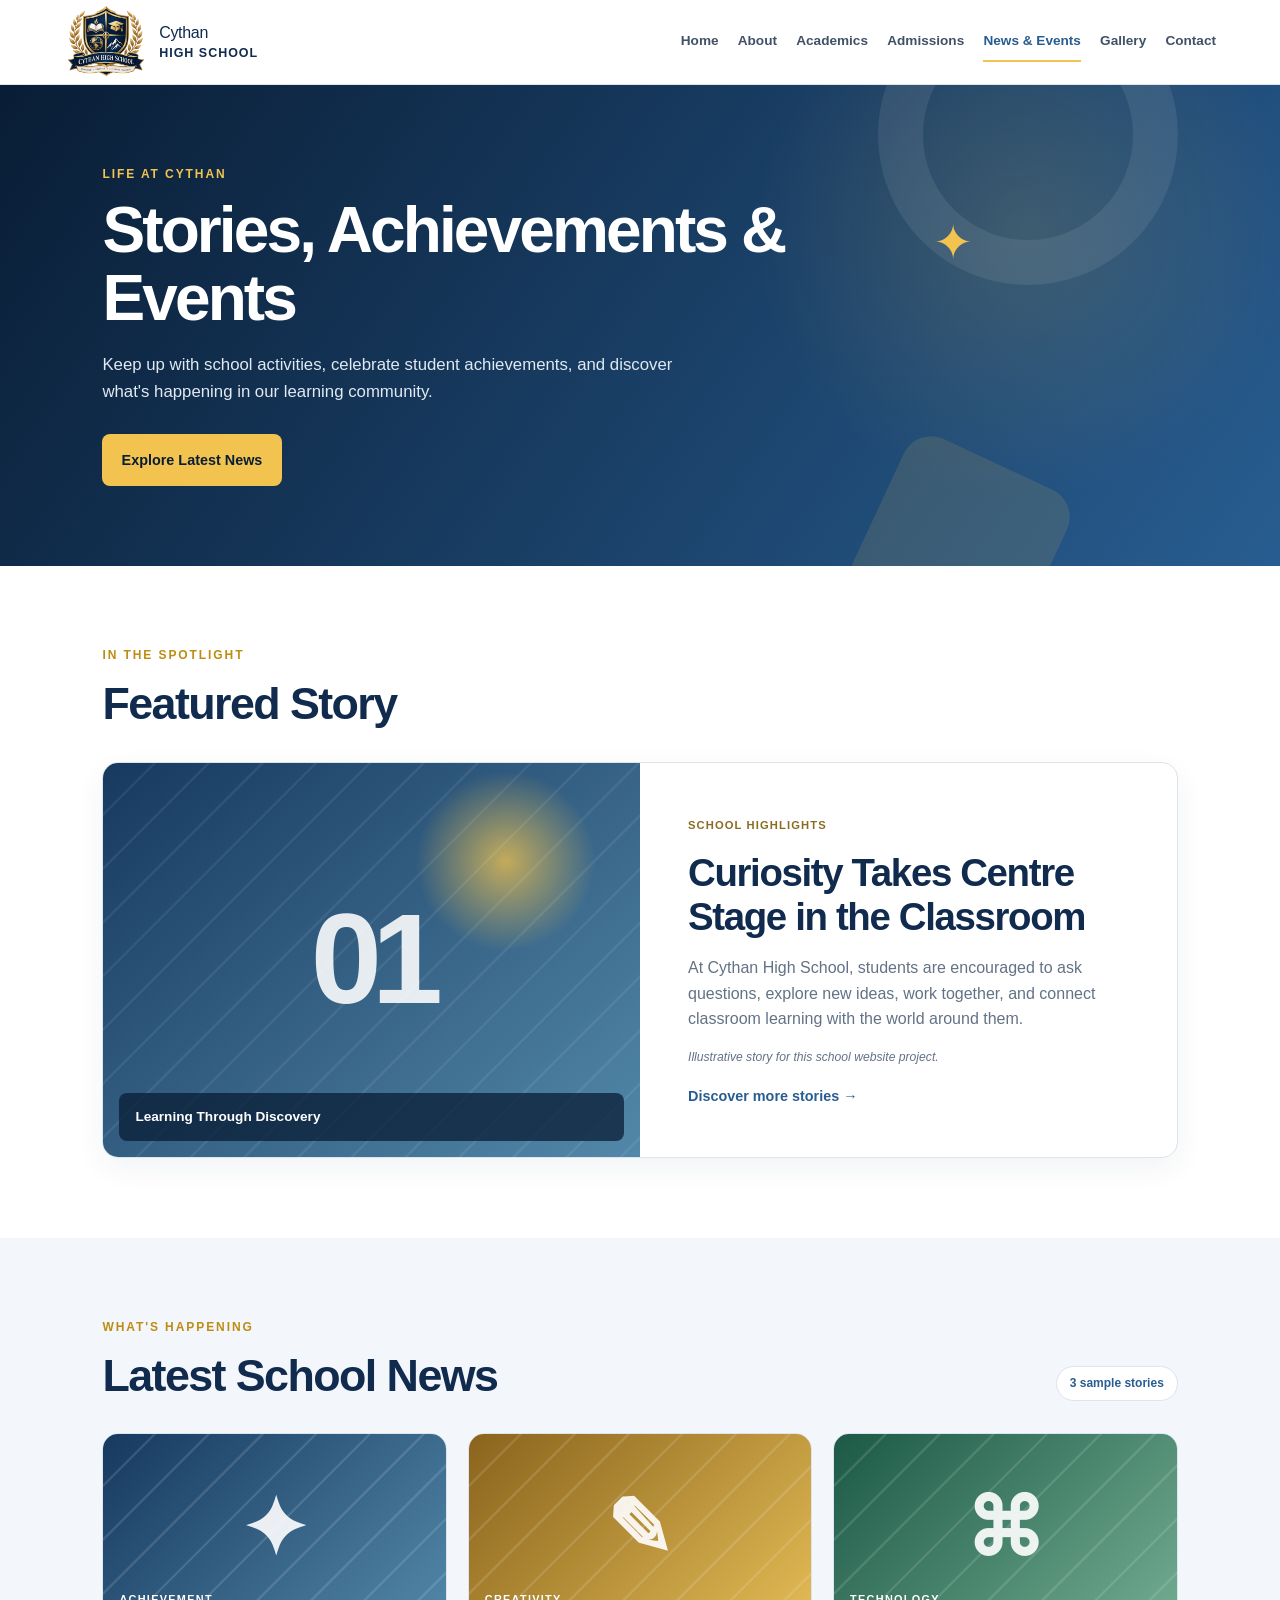
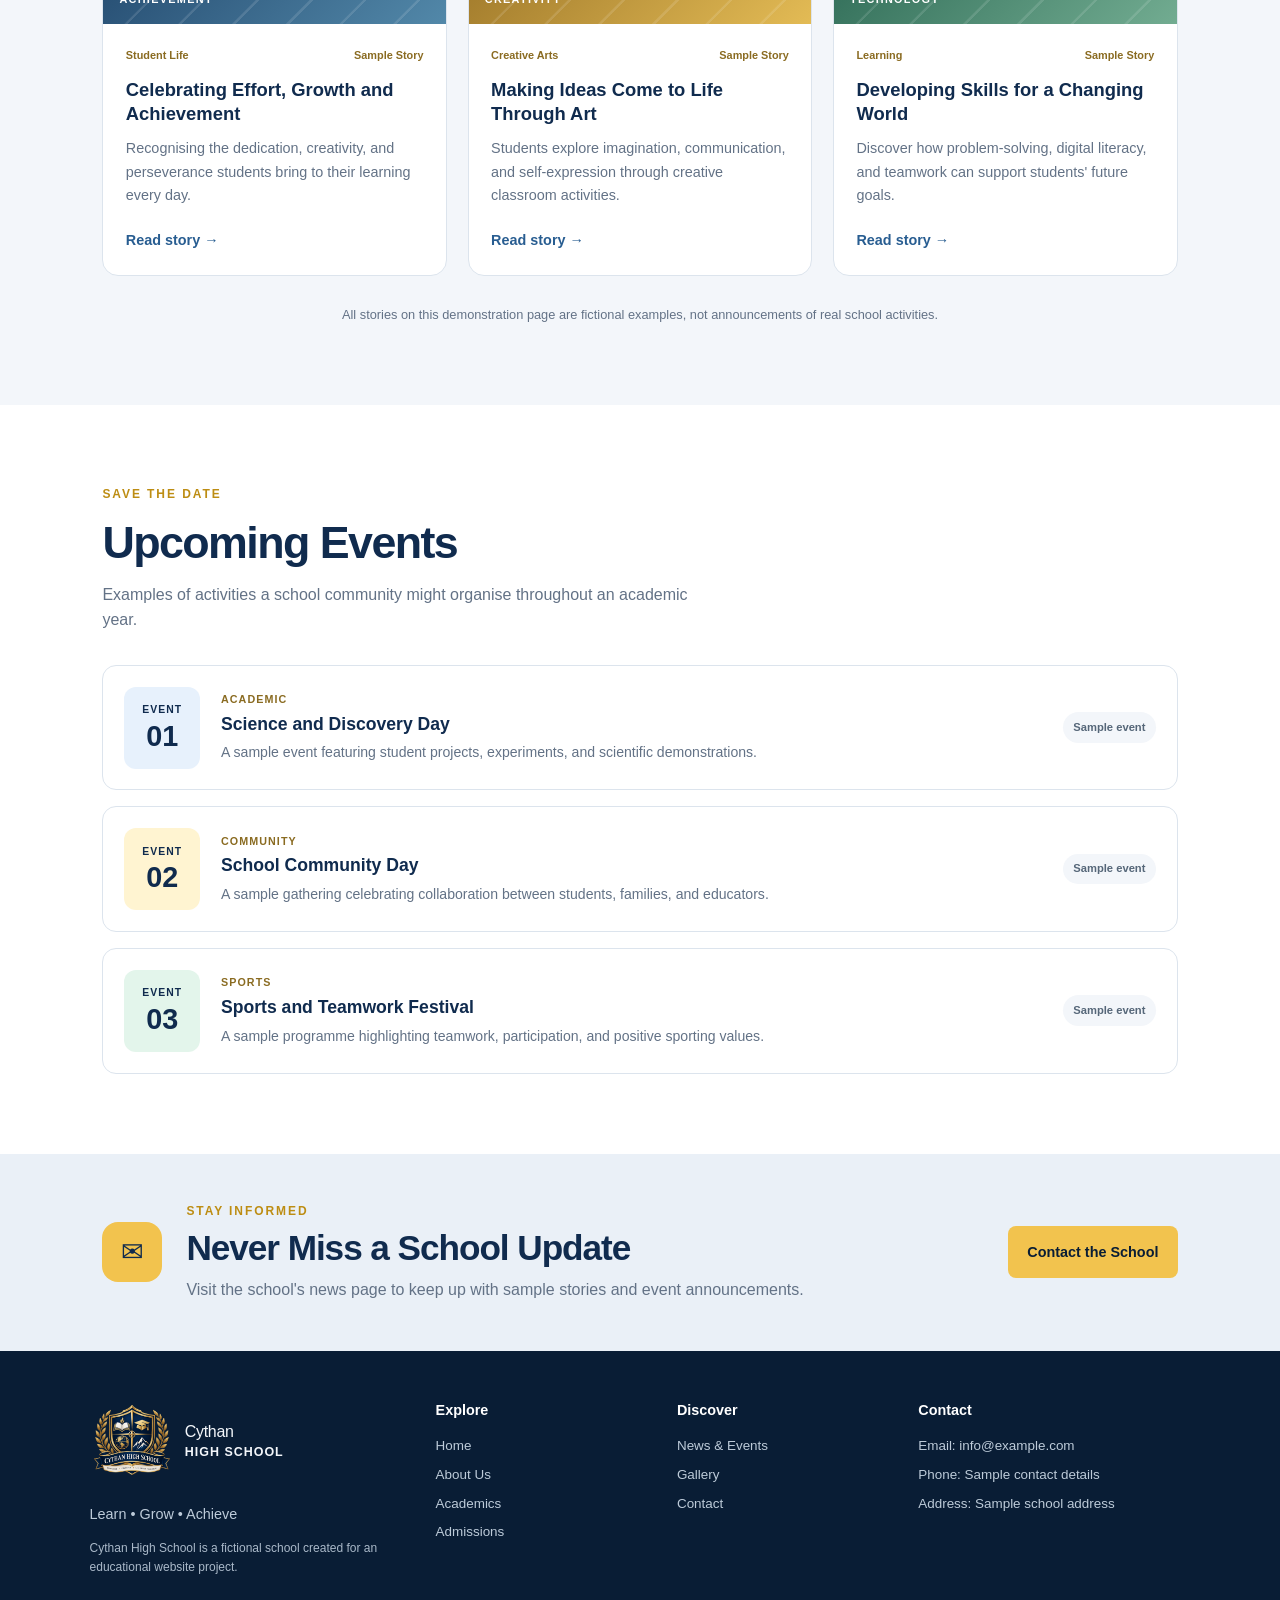
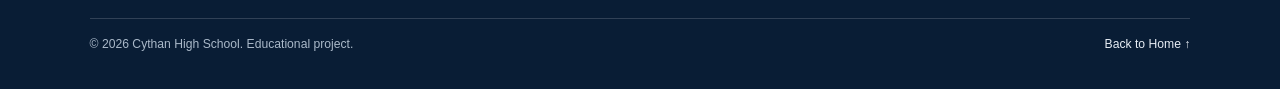
<file: news.html>
<!DOCTYPE html>
<html lang="en">
<head>
  <meta charset="UTF-8">
  <meta name="viewport" content="width=device-width, initial-scale=1.0">

  <meta
    name="description"
    content="Discover school news, student achievements, activities, and upcoming events at Cythan High School."
  >

  <title>News &amp; Events | Cythan High School</title>
  <link rel="icon" type="image/png" href="Cythan High School Crest Emblem.png">

  <!-- Shared stylesheets -->
  <link rel="stylesheet" href="css/variables.css">
  <link rel="stylesheet" href="css/reset.css">
  <link rel="stylesheet" href="css/global.css">
  <link rel="stylesheet" href="css/layout.css">
  <link rel="stylesheet" href="css/components.css">

  <!-- News page stylesheet -->
  <link rel="stylesheet" href="css/news.css">

  <script src="js/script.js" defer></script>
</head>

<body>
  <a class="skip-link" href="#main-content">Skip to main content</a>

  <!-- HEADER -->
  <header class="site-header">
    <a class="brand" href="index.html" aria-label="Cythan High School home">
      <span class="brand-mark" aria-hidden="true">
        <img src="Cythan High School Crest Emblem.png" alt="school-logo"></img>
      </span>
      <span class="brand-text">
        Cythan
        <strong>High School</strong>
      </span>
    </a>


    <button
      class="menu-toggle"
      type="button"
      aria-expanded="false"
      aria-controls="site-nav"
      aria-label="Open navigation menu"
    >
      <span class="menu-icon" aria-hidden="true">☰</span>
      <span class="sr-only">Toggle navigation</span>
    </button>

    <nav class="site-nav" id="site-nav" aria-label="Main navigation">
      <a href="index.html">Home</a>
      <a href="about.html">About</a>
      <a href="academics.html">Academics</a>
      <a href="admissions.html">Admissions</a>
      <a href="news.html" class="active" aria-current="page">News &amp; Events</a>
      <a href="gallery.html">Gallery</a>
      <a href="contact.html">Contact</a>
    </nav>
  </header>

  <main id="main-content">

    <!-- HERO -->
    <section class="news-hero">
      <div class="news-hero-content">
        <p class="eyebrow">LIFE AT CYTHAN</p>

        <h1>Stories, Achievements &amp; Events</h1>

        <p>
          Keep up with school activities, celebrate student achievements,
          and discover what's happening in our learning community.
        </p>

        <a class="button button-gold" href="#latest-news">
          Explore Latest News
        </a>
      </div>

      <div class="news-hero-decoration" aria-hidden="true">
        <span class="news-decoration-circle"></span>
        <span class="news-decoration-square"></span>
        <span class="news-decoration-star">✦</span>
      </div>
    </section>

    <!-- FEATURED STORY -->
    <section class="section featured-news-section" id="latest-news">
      <div class="section-heading">
        <p class="eyebrow">IN THE SPOTLIGHT</p>
        <h2>Featured Story</h2>
      </div>

      <article class="featured-news">
        <div class="featured-news-art" aria-hidden="true">
          <span>01</span>
          <div class="featured-art-caption">
            Learning Through Discovery
          </div>
        </div>

        <div class="featured-news-content">
          <span class="news-category">SCHOOL HIGHLIGHTS</span>

          <h2>Curiosity Takes Centre Stage in the Classroom</h2>

          <p>
            At Cythan High School, students are encouraged to ask questions,
            explore new ideas, work together, and connect classroom learning
            with the world around them.
          </p>

          <p class="fictional-content-note">
            Illustrative story for this school website project.
          </p>

          <a class="arrow-link" href="#school-news">
            Discover more stories →
          </a>
        </div>
      </article>
    </section>

    <!-- LATEST NEWS -->
    <section class="section school-news-section" id="school-news">
      <div class="section-title-row">
        <div>
          <p class="eyebrow">WHAT'S HAPPENING</p>
          <h2>Latest School News</h2>
        </div>

        <span class="news-count">3 sample stories</span>
      </div>

      <div class="school-news-grid">

        <article class="school-news-card">
          <div class="school-news-art news-art-blue" aria-hidden="true">
            <span>✦</span>
            <small>ACHIEVEMENT</small>
          </div>

          <div class="school-news-body">
            <div class="news-card-meta">
              <span>Student Life</span>
              <span>Sample Story</span>
            </div>

            <h3>Celebrating Effort, Growth and Achievement</h3>

            <p>
              Recognising the dedication, creativity, and perseverance
              students bring to their learning every day.
            </p>

            <a class="arrow-link" href="#school-news">
              Read story →
            </a>
          </div>
        </article>

        <article class="school-news-card">
          <div class="school-news-art news-art-gold" aria-hidden="true">
            <span>✎</span>
            <small>CREATIVITY</small>
          </div>

          <div class="school-news-body">
            <div class="news-card-meta">
              <span>Creative Arts</span>
              <span>Sample Story</span>
            </div>

            <h3>Making Ideas Come to Life Through Art</h3>

            <p>
              Students explore imagination, communication, and
              self-expression through creative classroom activities.
            </p>

            <a class="arrow-link" href="#school-news">
              Read story →
            </a>
          </div>
        </article>

        <article class="school-news-card">
          <div class="school-news-art news-art-green" aria-hidden="true">
            <span>⌘</span>
            <small>TECHNOLOGY</small>
          </div>

          <div class="school-news-body">
            <div class="news-card-meta">
              <span>Learning</span>
              <span>Sample Story</span>
            </div>

            <h3>Developing Skills for a Changing World</h3>

            <p>
              Discover how problem-solving, digital literacy, and
              teamwork can support students' future goals.
            </p>

            <a class="arrow-link" href="#school-news">
              Read story →
            </a>
          </div>
        </article>

      </div>

      <p class="news-disclaimer">
        All stories on this demonstration page are fictional examples,
        not announcements of real school activities.
      </p>
    </section>

    <!-- UPCOMING EVENTS -->
    <section class="section upcoming-events-section" id="upcoming-events">
      <div class="section-heading">
        <p class="eyebrow">SAVE THE DATE</p>
        <h2>Upcoming Events</h2>
        <p>
          Examples of activities a school community might organise
          throughout an academic year.
        </p>
      </div>

      <div class="events-list">

        <article class="event-item">
          <div class="event-date">
            <span class="event-month">EVENT</span>
            <span class="event-day">01</span>
          </div>

          <div class="event-details">
            <span class="event-type">ACADEMIC</span>
            <h3>Science and Discovery Day</h3>
            <p>
              A sample event featuring student projects, experiments,
              and scientific demonstrations.
            </p>
          </div>

          <span class="event-status">Sample event</span>
        </article>

        <article class="event-item">
          <div class="event-date event-date-gold">
            <span class="event-month">EVENT</span>
            <span class="event-day">02</span>
          </div>

          <div class="event-details">
            <span class="event-type">COMMUNITY</span>
            <h3>School Community Day</h3>
            <p>
              A sample gathering celebrating collaboration between
              students, families, and educators.
            </p>
          </div>

          <span class="event-status">Sample event</span>
        </article>

        <article class="event-item">
          <div class="event-date event-date-green">
            <span class="event-month">EVENT</span>
            <span class="event-day">03</span>
          </div>

          <div class="event-details">
            <span class="event-type">SPORTS</span>
            <h3>Sports and Teamwork Festival</h3>
            <p>
              A sample programme highlighting teamwork, participation,
              and positive sporting values.
            </p>
          </div>

          <span class="event-status">Sample event</span>
        </article>

      </div>
    </section>

    <!-- NEWSLETTER-STYLE CTA -->
    <section class="news-updates-cta">
      <div class="news-updates-icon" aria-hidden="true">✉</div>

      <div class="news-updates-content">
        <p class="eyebrow">STAY INFORMED</p>
        <h2>Never Miss a School Update</h2>
        <p>
          Visit the school's news page to keep up with sample stories
          and event announcements.
        </p>
      </div>

      <a class="button button-gold" href="contact.html">
        Contact the School
      </a>
    </section>

  </main>

  <!-- FOOTER -->
  <footer class="site-footer">
    <div class="footer-main">

      <div class="footer-brand">
        <a class="brand brand-light" href="index.html">
          <span class="brand-mark" aria-hidden="true">
              <img src="Cythan High School Crest Emblem.png" alt="school-logo"></img>
          </span>
          <span class="footer-brand-text">
            Cythan
            <strong>High School</strong>
          </span>
        </a>

        <p>Learn • Grow • Achieve</p>

        <p class="footer-disclaimer">
          Cythan High School is a fictional school created for an
          educational website project.
        </p>
      </div>

      <div>
        <h2>Explore</h2>
        <a href="index.html">Home</a>
        <a href="about.html">About Us</a>
        <a href="academics.html">Academics</a>
        <a href="admissions.html">Admissions</a>
      </div>

      <div>
        <h2>Discover</h2>
        <a href="news.html">News &amp; Events</a>
        <a href="gallery.html">Gallery</a>
        <a href="contact.html">Contact</a>
      </div>

      <div>
        <h2>Contact</h2>
        <p>Email: info@example.com</p>
        <p>Phone: Sample contact details</p>
        <p>Address: Sample school address</p>
      </div>

    </div>

    <div class="footer-bottom">
      <p>
        &copy; <span id="year"></span> Cythan High School.
        Educational project.
      </p>

      <a href="index.html">Back to Home ↑</a>
    </div>
  </footer>
</body>
</html>
</file>
<file: css/variables.css>
/* =========================================
   CYTHAN HIGH SCHOOL — DESIGN VARIABLES
   ========================================= */

:root {
  --navy: #102b4e;
  --navy-deep: #091d35;
  --blue: #285d91;
  --gold: #f2c34e;
  --gold-dark: #dcae32;

  --ink: #18283b;
  --muted: #637286;

  --paper: #ffffff;
  --soft: #f3f6fa;
  --line: #dce4ed;

  --radius: 16px;
  --shadow: 0 16px 38px rgba(16, 43, 78, 0.10);
}
</file>
<file: css/global.css>
/* =========================================
   CYTHAN HIGH SCHOOL — GLOBAL STYLES
   ========================================= */

body {
  color: var(--ink);
  background: var(--paper);
  font-family: Inter, "Segoe UI", Arial, sans-serif;
  line-height: 1.6;
}

a {
  color: inherit;
}

a:focus-visible,
button:focus-visible {
  outline: 3px solid var(--gold-dark);
  outline-offset: 4px;
}

h1,
h2,
h3,
p {
  margin-bottom: 1rem;
}

h1,
h2,
h3 {
  line-height: 1.2;
}

p {
  margin-top: 0;
}

.skip-link {
  position: absolute;
  left: -9999px;
  top: 8px;
  z-index: 100;
  padding: 0.7rem 1rem;
  color: var(--navy);
  background: white;
  border: 2px solid var(--gold);
  border-radius: 6px;
}

.skip-link:focus {
  left: 8px;
}

.sr-only {
  position: absolute;
  width: 1px;
  height: 1px;
  padding: 0;
  margin: -1px;
  overflow: hidden;
  clip: rect(0, 0, 0, 0);
  white-space: nowrap;
  border: 0;
}

.section {
  padding: 5rem clamp(1.5rem, 8vw, 8rem);
}

.eyebrow {
  margin-bottom: 0.8rem;
  color: #bd8d13;
  font-size: 0.75rem;
  font-weight: 850;
  letter-spacing: 0.16em;
  text-transform: uppercase;
}

.sample-note {
  margin: -1rem 0 3rem;
  color: var(--muted);
  font-size: 0.78rem;
  text-align: center;
}

@media (max-width: 760px) {
  .section {
    padding: 3.5rem 1.5rem;
  }
}
</file>
<file: css/layout.css>
/* =========================================
   CYTHAN HIGH SCHOOL — SHARED LAYOUT
   ========================================= */

/* HEADER */

.site-header {
  position: sticky;
  top: 0;
  z-index: 50;

  display: flex;
  align-items: center;
  justify-content: space-between;
  gap: 2rem;

  min-height: 78px;
  padding: 0 clamp(1.2rem, 5vw, 5rem);

  background: #ffffff;
  border-bottom: 1px solid var(--line);
}

/* SCHOOL BRAND */

.brand {
  display: inline-flex;
  align-items: center;
  gap: 0.7rem;

  flex-shrink: 0;

  color: var(--navy);
  text-decoration: none;
}

.brand-mark {
  display: grid;
  place-items: center;

  width: 84px;
  height: 84px;
}

.brand-text {
  display: flex;
  flex-direction: column;

  color: var(--navy);
  font-size: 1rem;
  line-height: 1.15;
  letter-spacing: -0.02em;
}

.brand-text strong {
  margin-top: 0.2rem;

  font-size: 0.78rem;
  letter-spacing: 0.08em;
  text-transform: uppercase;
}

.footer-brand-text {
  display: flex;
  flex-direction: column;

  color: var(--soft);
  font-size: 1rem;
  line-height: 1.15;
  letter-spacing: -0.02em;
}

.footer-brand-text strong {
  margin-top: 0.2rem;

  font-size: 0.78rem;
  letter-spacing: 0.08em;
  text-transform: uppercase;
}

/* NAVIGATION */

.site-nav {
  display: flex;
  align-items: center;
  gap: clamp(0.6rem, 1.5vw, 1.4rem);
}

.site-nav a {
  padding: 0.5rem 0;

  color: #415168;
  border-bottom: 2px solid transparent;

  font-size: 0.85rem;
  font-weight: 650;
  text-decoration: none;

  transition:
    color 0.2s ease,
    border-color 0.2s ease;
}

.site-nav a:hover,
.site-nav a.active {
  color: var(--blue);
  border-color: var(--gold);
}

.menu-toggle {
  display: none;

  padding: 0.55rem 0.75rem;

  color: var(--navy);
  background: var(--soft);
  border: 0;
  border-radius: 10px;

  font-size: 1.25rem;
}

/* FOOTER */

.site-footer {
  padding: 3rem clamp(1.5rem, 7vw, 7rem) 1.2rem;

  color: #d5dfeb;
  background: var(--navy-deep);
}

.footer-main {
  display: grid;
  grid-template-columns: 1.5fr 1fr 1fr 1.3fr;
  gap: 2rem;

  padding-bottom: 2.5rem;
}

.brand-light {
  color: #ffffff;
}

.footer-brand > p {
  margin: 0.8rem 0 0;

  color: #bdcbd9;
  font-size: 0.9rem;
}

.footer-disclaimer {
  color: #aab9c9 !important;
  font-size: 0.75rem !important;
}

.footer-main h2 {
  margin: 0.2rem 0 1rem;

  color: #ffffff;
  font-size: 0.9rem;
}

.footer-main > div:not(:first-child) a,
.footer-main > div:not(:first-child) p {
  display: block;

  margin: 0.45rem 0;

  color: #bdcbd9;
  font-size: 0.84rem;
  text-decoration: none;
}

.footer-main a:hover {
  color: var(--gold);
}

.footer-bottom {
  display: flex;
  justify-content: space-between;
  gap: 1rem;

  padding-top: 1rem;

  color: #aab9c9;
  border-top: 1px solid rgba(255, 255, 255, 0.16);

  font-size: 0.76rem;
}

.footer-bottom a {
  color: #e7edf4;
  text-decoration: none;
}

.footer-bottom a:hover {
  color: var(--gold);
}

/* TABLETS AND SMALL LAPTOPS */

@media (max-width: 1050px) {
  .site-header {
    gap: 1rem;
  }

  .site-nav {
    gap: 0.8rem;
  }

  .site-nav a {
    font-size: 0.78rem;
  }

  .footer-main {
    grid-template-columns: repeat(2, 1fr);
  }
}

/* MOBILE NAVIGATION */

@media (max-width: 760px) {
  .site-header {
    min-height: 70px;
  }

  .menu-toggle {
    display: block;
  }

  .site-nav {
    display: none;
    position: absolute;
    top: calc(100% + 1px);
    left: 0;
    right: 0;

    flex-direction: column;
    align-items: stretch;
    gap: 0.25rem;

    padding: 1rem 1.5rem 1.4rem;

    background: #ffffff;
    border-bottom: 1px solid var(--line);
    box-shadow: var(--shadow);
  }

  .site-nav.open {
    display: flex;
  }

  .site-nav a {
    padding: 0.7rem 0.2rem;
    font-size: 0.95rem;
  }

  .footer-main {
    grid-template-columns: repeat(2, 1fr);
    gap: 1.7rem 1rem;
  }
}

/* SMALL PHONES */

@media (max-width: 420px) {
  .brand-mark {
    width: 37px;
    height: 37px;
  }

  .brand-text {
    font-size: 0.9rem;
  }

  .brand-text strong {
    font-size: 0.68rem;
  }

  .footer-main {
    grid-template-columns: 1fr;
  }

  .footer-bottom {
    flex-direction: column;
  }
}
</file>
<file: css/components.css>
/* =========================================
   CYTHAN HIGH SCHOOL — REUSABLE COMPONENTS
   ========================================= */

/* BUTTONS */

.button {
  display: inline-flex;
  align-items: center;
  justify-content: center;
  gap: 0.7rem;

  padding: 0.9rem 1.2rem;

  border: 0;
  border-radius: 8px;

  font-size: 0.9rem;
  font-weight: 800;
  text-decoration: none;

  transition:
    transform 0.2s ease,
    background 0.2s ease;
}

.button:hover {
  transform: translateY(-2px);
}

.button-gold {
  color: var(--navy-deep);
  background: var(--gold);
}

.button-gold:hover {
  background: #ffda70;
}

/* LINKS */

.arrow-link {
  display: inline-flex;
  align-items: center;
  gap: 0.65rem;

  color: var(--blue);
  font-size: 0.9rem;
  font-weight: 800;
  text-decoration: none;
}

.arrow-link:hover {
  text-decoration: underline;
  text-underline-offset: 4px;
}

/* SECTION HEADINGS */

.section-heading h2,
.section-title-row h2,
.admissions-cta h2 {
  margin: 0;

  color: var(--navy);
  font-size: clamp(2rem, 3.6vw, 3.1rem);
  line-height: 1.13;
  letter-spacing: -0.04em;
}

.section-heading h2 span {
  color: var(--blue);
}

.section-title-row {
  display: flex;
  align-items: flex-end;
  justify-content: space-between;
  gap: 1.5rem;
}

/* QUICK FACTS */

.quick-facts {
  display: grid;
  grid-template-columns: repeat(4, 1fr);
  gap: 1.4rem;

  padding: 1.8rem clamp(1.5rem, 7vw, 7rem);

  color: #ffffff;
  background: var(--navy);
}

.fact {
  display: flex;
  align-items: center;
  gap: 0.9rem;
}

.fact-icon {
  display: grid;
  place-items: center;
  flex-shrink: 0;

  width: 44px;
  height: 44px;

  color: var(--gold);
  background: rgba(255, 255, 255, 0.1);
  border-radius: 12px;

  font-size: 1.45rem;
}

.fact h2 {
  margin: 0 0 0.2rem;
  font-size: 0.92rem;
}

.fact p {
  margin: 0;
  color: #c6d3e0;
  font-size: 0.78rem;
}

/* SHARED CTA */

.admissions-cta {
  display: flex;
  align-items: center;
  justify-content: space-between;
  gap: 2rem;

  padding: 3.5rem clamp(1.5rem, 8vw, 8rem);

  background: #eaf0f7;
}

.admissions-cta h2 {
  max-width: 650px;
  font-size: clamp(1.8rem, 3vw, 2.6rem);
}

.admissions-cta p:not(.eyebrow) {
  margin: 0.8rem 0 0;
  color: var(--muted);
}

/* SHARED RESPONSIVE COMPONENTS */

@media (max-width: 1050px) {
  .quick-facts {
    grid-template-columns: repeat(2, 1fr);
  }
}

@media (max-width: 760px) {
  .quick-facts {
    padding: 1.5rem;
    gap: 1.2rem;
  }

  .fact {
    align-items: flex-start;
  }

  .fact h2 {
    font-size: 0.85rem;
  }

  .fact p {
    font-size: 0.73rem;
  }

  .section-title-row {
    align-items: flex-start;
    flex-direction: column;
  }

  .admissions-cta {
    align-items: flex-start;
    flex-direction: column;
    padding: 3rem 1.5rem;
  }
}

@media (max-width: 420px) {
  .quick-facts {
    grid-template-columns: 1fr;
  }
}
</file>
<file: css/home.css>
/* =========================================
   CYTHAN HIGH SCHOOL — HOME PAGE
   ========================================= */

/* HERO */

.hero {
  position: relative;
  display: flex;
  align-items: center;
  overflow: hidden;

  min-height: 590px;
  padding: 5rem clamp(1.5rem, 9vw, 9rem);

  color: #ffffff;

  background:
    linear-gradient(
      90deg,
      rgba(6, 25, 47, 0.94) 0%,
      rgba(10, 39, 69, 0.82) 47%,
      rgba(10, 39, 69, 0.18) 100%
    ),
    linear-gradient(
      135deg,
      #244e75,
      #8ba9b9 55%,
      #d4d9d2
    );
}

.hero::before {
  position: absolute;
  inset: 0 0 0 43%;

  content: "";
  opacity: 0.4;

  background:
    repeating-linear-gradient(
      120deg,
      transparent 0 80px,
      rgba(255, 255, 255, 0.13) 81px 83px
    ),
    linear-gradient(
      135deg,
      transparent,
      rgba(255, 255, 255, 0.18)
    );
}

.hero-content {
  position: relative;
  z-index: 1;
  max-width: 610px;
}

.hero .eyebrow {
  color: var(--gold);
}

.hero h1 {
  margin: 0 0 1.25rem;

  font-size: clamp(2.8rem, 6vw, 5.3rem);
  line-height: 1.02;
  letter-spacing: -0.055em;
}

.hero h1 span {
  color: var(--gold);
}

.hero-copy {
  max-width: 490px;

  color: #e1e9f2;
  font-size: 1.1rem;
}

.hero-actions {
  display: flex;
  align-items: center;
  flex-wrap: wrap;
  gap: 1.4rem;

  margin-top: 2rem;
}

.text-link {
  color: #ffffff;
  font-weight: 700;
  text-decoration-color: var(--gold);
  text-underline-offset: 5px;
}

.text-link:hover {
  color: var(--gold);
}

/* HERO NOTE */

.hero-note {
  position: absolute;
  z-index: 1;
  right: clamp(1.5rem, 7vw, 7rem);
  bottom: 2rem;

  display: flex;
  align-items: center;
  gap: 0.8rem;

  padding: 0.9rem 1.2rem;

  background: rgba(9, 29, 53, 0.65);
  border: 1px solid rgba(255, 255, 255, 0.3);
  border-radius: 12px;

  backdrop-filter: blur(10px);
}

.note-icon {
  color: var(--gold);
  font-size: 1.6rem;
}

.hero-note strong,
.hero-note small {
  display: block;
}

.hero-note small {
  color: #c9d5e2;
  font-size: 0.78rem;
}

/* INTRODUCTION */

.intro-section {
  display: grid;
  grid-template-columns: 1fr 1fr;
  align-items: center;
  gap: 4rem;
}

.intro-copy p {
  max-width: 580px;

  color: var(--muted);
  font-size: 1.04rem;
}

/* ACADEMIC PROGRAMS */

.programs-section {
  background: var(--soft);
}

.program-grid {
  display: grid;
  grid-template-columns: repeat(3, 1fr);
  gap: 1.25rem;

  margin-top: 2.5rem;
}

.program-card {
  padding: 1.7rem;

  background: #ffffff;
  border: 1px solid var(--line);
  border-radius: var(--radius);

  box-shadow: 0 5px 18px rgba(16, 43, 78, 0.035);
}

.program-symbol {
  display: grid;
  place-items: center;

  width: 52px;
  height: 52px;

  margin-bottom: 1.4rem;

  border-radius: 14px;

  font-size: 1.7rem;
  font-weight: 800;
}

.program-symbol.blue {
  color: #225a91;
  background: #e7f1fc;
}

.program-symbol.gold {
  color: #966b00;
  background: #fff4d1;
}

.program-symbol.green {
  color: #277457;
  background: #e3f5eb;
}

.program-card h3 {
  margin-bottom: 0.6rem;

  color: var(--navy);
  font-size: 1.15rem;
}

.program-card p {
  min-height: 3.2em;
  color: var(--muted);
  font-size: 0.92rem;
}

.program-card a,
.news-card-body a {
  color: var(--blue);
  font-size: 0.85rem;
  font-weight: 800;
  text-decoration: none;
}

.program-card a:hover,
.news-card-body a:hover {
  text-decoration: underline;
  text-underline-offset: 3px;
}

/* NEWS AND EVENTS */

.news-grid {
  display: grid;
  grid-template-columns: repeat(3, 1fr);
  gap: 1.25rem;

  padding-top: 2rem;
}

.news-card {
  overflow: hidden;

  background: #ffffff;
  border: 1px solid var(--line);
  border-radius: var(--radius);
}

.news-art {
  display: flex;
  align-items: flex-end;

  height: 150px;
  padding: 1rem;

  background: linear-gradient(135deg, #1c4268, #79a7bc);
}

.news-art span {
  color: rgba(255, 255, 255, 0.8);
  font-size: 2.8rem;
  font-weight: 900;
  line-height: 1;
}

.news-art-two {
  background: linear-gradient(135deg, #b47d24, #f4d77d);
}

.news-art-three {
  background: linear-gradient(135deg, #24634f, #8bbd9c);
}

.news-card-body {
  padding: 1.35rem;
}

.news-meta {
  margin-bottom: 0.6rem;

  color: #8a6b21;
  font-size: 0.67rem;
  font-weight: 850;
  letter-spacing: 0.08em;
}

.news-card h3 {
  margin-bottom: 0.6rem;

  color: var(--navy);
  font-size: 1.1rem;
  line-height: 1.3;
}

.news-card-body > p:not(.news-meta) {
  color: var(--muted);
  font-size: 0.88rem;
}

/* HOME PAGE RESPONSIVE STYLES */

@media (max-width: 760px) {
  .hero {
    min-height: 560px;
    padding: 4rem 1.5rem 7rem;
  }

  .hero::before {
    left: 15%;
  }

  .hero-note {
    right: auto;
    bottom: 1.2rem;
    left: 1.5rem;
  }

  .intro-section {
    grid-template-columns: 1fr;
    gap: 1.5rem;
  }

  .program-grid,
  .news-grid {
    grid-template-columns: 1fr;
  }

  .program-card p {
    min-height: 0;
  }

  .news-art {
    height: 135px;
  }
}

@media (max-width: 420px) {
  .hero h1 {
    font-size: 2.65rem;
  }
}
</file>
<file: css/about.css>
/* =========================================
   CYTHAN HIGH SCHOOL — ABOUT PAGE
   ========================================= */

/* ABOUT HERO */

.about-hero {
  position: relative;
  overflow: hidden;

  padding: 5rem clamp(1.5rem, 8vw, 8rem);

  color: #ffffff;
  background: linear-gradient(125deg, var(--navy-deep), var(--blue));
}

.about-hero::after {
  position: absolute;
  top: -100px;
  right: -80px;

  width: 360px;
  height: 360px;

  content: "";
  border: 55px solid rgba(242, 195, 78, 0.13);
  border-radius: 50%;
}

.about-hero-content {
  position: relative;
  z-index: 1;
  max-width: 760px;
}

.about-hero .eyebrow {
  color: var(--gold);
}

.about-hero h1 {
  margin-bottom: 1rem;

  font-size: clamp(2.5rem, 5vw, 4.5rem);
  line-height: 1.08;
  letter-spacing: -0.045em;
}

.about-hero p:not(.eyebrow) {
  max-width: 650px;
  margin-bottom: 0;

  color: #e1e9f2;
  font-size: 1.08rem;
}

/* SCHOOL STORY */

.about-story {
  display: grid;
  grid-template-columns: 1fr 1fr;
  align-items: center;
  gap: 4rem;
}

.about-story-content h2 {
  margin-bottom: 1.2rem;

  color: var(--navy);
  font-size: clamp(2rem, 3.5vw, 2.8rem);
  line-height: 1.15;
  letter-spacing: -0.035em;
}

.about-story-content p {
  color: var(--muted);
}

.about-story-art {
  position: relative;
  display: grid;
  place-items: center;
  overflow: hidden;

  min-height: 330px;
  padding: 2rem;

  background: linear-gradient(145deg, #e8eff7, #f7f9fc);
  border: 1px solid var(--line);
  border-radius: var(--radius);
}

/* CSS SCHOOL ILLUSTRATION */

.school-art-sun {
  position: absolute;
  top: 30px;
  right: 36px;

  width: 66px;
  height: 66px;

  background: var(--gold);
  border-radius: 50%;
  opacity: 0.9;
}

.school-art-building {
  position: relative;
  z-index: 1;

  width: min(100%, 300px);
  min-height: 185px;

  padding: 2rem 1.2rem 0;

  background: #ffffff;
  border: 3px solid var(--navy);
  border-bottom: 7px solid var(--navy);
  box-shadow: 0 12px 22px rgba(16, 43, 78, 0.12);
}

.school-art-roof {
  position: absolute;
  top: -34px;
  left: -15px;

  width: calc(100% + 30px);
  height: 34px;

  background: var(--gold);
  border: 3px solid var(--navy);
  clip-path: polygon(50% 0, 100% 100%, 0 100%);
}

.school-art-windows {
  display: grid;
  grid-template-columns: repeat(3, 1fr);
  gap: 0.7rem;
}

.school-art-windows span {
  min-height: 42px;

  background: #dceaf7;
  border: 2px solid var(--navy);
}

.school-art-door {
  width: 48px;
  height: 65px;

  margin: 1rem auto 0;

  background: var(--gold);
  border: 2px solid var(--navy);
  border-bottom: 0;
  border-radius: 7px 7px 0 0;
}

/* MISSION AND VISION */

.about-purpose {
  background: var(--soft);
}

.purpose-grid {
  display: grid;
  grid-template-columns: repeat(2, 1fr);
  gap: 1.4rem;
  margin-top: 2rem;
}

.purpose-card {
  padding: 2rem;

  background: #ffffff;
  border: 1px solid var(--line);
  border-radius: var(--radius);
  box-shadow: 0 5px 18px rgba(16, 43, 78, 0.035);
}

.purpose-icon {
  display: grid;
  place-items: center;

  width: 52px;
  height: 52px;

  margin-bottom: 1.2rem;

  color: var(--navy);
  background: #fff4d1;
  border-radius: 14px;

  font-size: 1.6rem;
}

.purpose-card h3 {
  margin-bottom: 0.7rem;
  color: var(--navy);
  font-size: 1.25rem;
}

.purpose-card p {
  margin-bottom: 0;
  color: var(--muted);
}

/* CORE VALUES */

.values-heading {
  max-width: 650px;
  margin-bottom: 2rem;
}

.values-heading h2 {
  margin-bottom: 0.8rem;

  color: var(--navy);
  font-size: clamp(2rem, 3.5vw, 2.8rem);
  letter-spacing: -0.035em;
}

.values-heading p {
  color: var(--muted);
}

.values-grid {
  display: grid;
  grid-template-columns: repeat(4, 1fr);
  gap: 1.2rem;
}

.value-card {
  padding: 1.5rem;

  background: #ffffff;
  border: 1px solid var(--line);
  border-radius: var(--radius);
}

.value-card h3 {
  margin-bottom: 0.5rem;

  color: var(--navy);
  font-size: 1.05rem;
}

.value-card p {
  margin-bottom: 0;

  color: var(--muted);
  font-size: 0.9rem;
}

/* PRINCIPAL'S WELCOME */

.principal-section {
  display: grid;
  grid-template-columns: 0.8fr 1.2fr;
  align-items: center;
  gap: 3rem;

  background: var(--soft);
}

.principal-art {
  display: grid;
  place-items: center;

  min-height: 280px;
  padding: 2rem;

  background: #e0eaf5;
  border-radius: var(--radius);
}

.principal-avatar {
  display: grid;
  place-items: center;

  width: 150px;
  height: 150px;

  color: #ffffff;
  background: linear-gradient(145deg, var(--blue), var(--navy));
  border: 8px solid rgba(255, 255, 255, 0.7);
  border-radius: 50%;

  font-size: 3.5rem;
  font-weight: 800;
}

.principal-message h2 {
  margin-bottom: 1rem;

  color: var(--navy);
  font-size: clamp(2rem, 3.5vw, 2.8rem);
  letter-spacing: -0.035em;
}

.principal-message > p {
  color: var(--muted);
}

.principal-name {
  margin-top: 1.4rem;
  margin-bottom: 0.2rem;

  color: var(--navy);
  font-weight: 800;
}

.principal-role {
  margin-bottom: 0;

  color: var(--muted);
  font-size: 0.85rem;
}

/* ABOUT CALL TO ACTION */

.about-cta {
  display: flex;
  align-items: center;
  justify-content: space-between;
  gap: 2rem;

  padding: 3.5rem clamp(1.5rem, 8vw, 8rem);

  background: #eaf0f7;
}

.about-cta h2 {
  margin-bottom: 0.7rem;

  color: var(--navy);
  font-size: clamp(1.8rem, 3vw, 2.6rem);
}

.about-cta p:not(.eyebrow) {
  margin-bottom: 0;
  color: var(--muted);
}

/* ABOUT RESPONSIVE STYLES */

@media (max-width: 760px) {
  .about-hero {
    padding: 4rem 1.5rem;
  }

  .about-story {
    grid-template-columns: 1fr;
    gap: 2rem;
  }

  .about-story-art {
    min-height: 290px;
  }

  .purpose-grid {
    grid-template-columns: 1fr;
  }

  .values-grid {
    grid-template-columns: repeat(2, 1fr);
  }

  .principal-section {
    grid-template-columns: 1fr;
    gap: 2rem;
  }

  .principal-art {
    min-height: 230px;
  }

  .about-cta {
    align-items: flex-start;
    flex-direction: column;
    padding: 3rem 1.5rem;
  }
}

@media (max-width: 420px) {
  .values-grid {
    grid-template-columns: 1fr;
  }

  .about-story-art {
    min-height: 250px;
    padding: 1.5rem;
  }

  .school-art-building {
    transform: scale(0.9);
  }
}
</file>
<file: css/academics.css>
/* =========================================
   CYTHAN HIGH SCHOOL — ACADEMICS PAGE
   ========================================= */

/* ACADEMICS HERO */

.academics-hero {
  position: relative;
  overflow: hidden;

  padding: 5rem clamp(1.5rem, 8vw, 8rem);

  color: #ffffff;
  background: linear-gradient(125deg, var(--navy-deep), #285d91);
}

.academics-hero::after {
  position: absolute;
  top: -110px;
  right: -70px;

  width: 340px;
  height: 340px;

  content: "";

  border: 45px solid rgba(242, 195, 78, 0.16);
  border-radius: 50%;
}

.academics-hero-content {
  position: relative;
  z-index: 1;

  max-width: 760px;
}

.academics-hero .eyebrow {
  color: var(--gold);
}

.academics-hero h1 {
  margin-bottom: 1rem;

  font-size: clamp(2.5rem, 5vw, 4.5rem);
  line-height: 1.08;
  letter-spacing: -0.045em;
}

.academics-hero-content > p:not(.eyebrow) {
  max-width: 650px;
  margin-bottom: 0;

  color: #e1e9f2;
  font-size: 1.08rem;
}

.academics-hero-badge {
  display: inline-flex;
  align-items: center;
  gap: 0.6rem;

  margin-top: 1.7rem;
  padding: 0.65rem 1rem;

  color: #ffffff;
  background: rgba(255, 255, 255, 0.1);
  border: 1px solid rgba(255, 255, 255, 0.25);
  border-radius: 30px;

  font-size: 0.85rem;
  font-weight: 700;
}

/* ACADEMICS INTRODUCTION */

.academics-intro {
  display: grid;
  grid-template-columns: 1fr 1fr;
  align-items: center;
  gap: 3rem;
}

.academics-intro h2 {
  margin-bottom: 1rem;

  color: var(--navy);
  font-size: clamp(2rem, 3.5vw, 2.8rem);
  line-height: 1.15;
  letter-spacing: -0.035em;
}

.academics-intro p {
  color: var(--muted);
}

.academics-intro p:last-child {
  margin-bottom: 0;
}

/* SUBJECTS SECTION */

.subjects-section {
  background: var(--soft);
}

.subjects-heading-note {
  max-width: 580px;
  margin-top: 0.8rem;

  color: var(--muted);
  font-size: 0.95rem;
}

.subjects-grid {
  display: grid;
  grid-template-columns: repeat(3, 1fr);
  gap: 1.25rem;

  margin-top: 2.5rem;
}

.subject-card {
  padding: 1.6rem;

  background: #ffffff;
  border: 1px solid var(--line);
  border-radius: var(--radius);

  transition:
    transform 0.2s ease,
    box-shadow 0.2s ease;
}

.subject-card:hover {
  transform: translateY(-4px);
  box-shadow: var(--shadow);
}

.subject-icon {
  display: grid;
  place-items: center;

  width: 52px;
  height: 52px;

  margin-bottom: 1.2rem;

  border-radius: 14px;
  font-size: 1.6rem;
  font-weight: 800;
}

.subject-blue {
  color: #225a91;
  background: #e7f1fc;
}

.subject-green {
  color: #277457;
  background: #e3f5eb;
}

.subject-gold {
  color: #966b00;
  background: #fff4d1;
}

.subject-purple {
  color: #6941a5;
  background: #f0e8fc;
}

.subject-pink {
  color: #a13e6b;
  background: #fde8f1;
}

.subject-category {
  display: block;
  margin-bottom: 0.45rem;

  color: #8a6b21;
  font-size: 0.68rem;
  font-weight: 850;
  letter-spacing: 0.1em;
  text-transform: uppercase;
}

.subject-card h3 {
  margin-bottom: 0.6rem;

  color: var(--navy);
  font-size: 1.12rem;
}

.subject-card p {
  margin-bottom: 1rem;

  color: var(--muted);
  font-size: 0.9rem;
}

.subject-tag {
  display: inline-block;

  padding: 0.3rem 0.65rem;

  color: var(--blue);
  background: #edf3fa;
  border-radius: 20px;

  font-size: 0.72rem;
  font-weight: 750;
}

/* OUR LEARNING APPROACH */

.learning-section {
  background: #ffffff;
}

.learning-layout {
  display: grid;
  grid-template-columns: 1fr 1fr;
  align-items: start;
  gap: 3.5rem;
}

.learning-copy h2 {
  margin-bottom: 1rem;

  color: var(--navy);
  font-size: clamp(2rem, 3.5vw, 2.8rem);
  line-height: 1.15;
  letter-spacing: -0.035em;
}

.learning-copy p {
  color: var(--muted);
}

.learning-list {
  display: grid;
  gap: 1rem;

  margin: 0;
  padding: 0;

  list-style: none;
}

.learning-list li {
  position: relative;

  padding: 1rem 1rem 1rem 3.2rem;

  background: var(--soft);
  border: 1px solid var(--line);
  border-radius: 12px;
}

.learning-list li::before {
  position: absolute;
  top: 1rem;
  left: 1rem;

  display: grid;
  place-items: center;

  width: 26px;
  height: 26px;

  content: "✓";

  color: var(--navy);
  background: var(--gold);
  border-radius: 50%;

  font-size: 0.85rem;
  font-weight: 900;
}

.learning-list strong {
  display: block;
  margin-bottom: 0.25rem;

  color: var(--navy);
}

.learning-list span {
  display: block;

  color: var(--muted);
  font-size: 0.9rem;
}

/* EDUCATION PATHWAYS */

.pathways-section {
  background: var(--soft);
}

.pathways-grid {
  display: grid;
  grid-template-columns: repeat(2, 1fr);
  gap: 1.4rem;

  margin-top: 2.5rem;
}

.pathway-card {
  position: relative;
  overflow: hidden;

  padding: 2rem;

  background: #ffffff;
  border: 1px solid var(--line);
  border-radius: var(--radius);
}

.pathway-featured {
  border-top: 4px solid var(--gold);
}

.pathway-number {
  display: inline-grid;
  place-items: center;

  width: 46px;
  height: 46px;

  margin-bottom: 1.2rem;

  color: var(--navy);
  background: #fff4d1;
  border-radius: 12px;

  font-size: 1.1rem;
  font-weight: 900;
}

.pathway-card h3 {
  margin-bottom: 0.7rem;

  color: var(--navy);
  font-size: 1.35rem;
}

.pathway-card p {
  color: var(--muted);
}

.pathway-card ul {
  display: grid;
  gap: 0.55rem;

  margin-bottom: 0;
  padding-left: 1.2rem;

  color: var(--ink);
  font-size: 0.9rem;
}

.pathway-card li::marker {
  color: var(--gold-dark);
}

/* ACADEMICS CALL TO ACTION */

.academics-cta {
  display: flex;
  align-items: center;
  justify-content: space-between;
  gap: 2rem;

  padding: 3.5rem clamp(1.5rem, 8vw, 8rem);

  background: #eaf0f7;
}

.academics-cta h2 {
  max-width: 650px;
  margin-bottom: 0.7rem;

  color: var(--navy);
  font-size: clamp(1.8rem, 3vw, 2.6rem);
}

.academics-cta p:not(.eyebrow) {
  margin-bottom: 0;
  color: var(--muted);
}

/* ACADEMICS RESPONSIVE STYLES */

@media (max-width: 760px) {
  .academics-hero {
    padding: 4rem 1.5rem;
  }

  .academics-hero::after {
    right: -180px;
  }

  .academics-intro {
    grid-template-columns: 1fr;
    gap: 1.5rem;
  }

  .subjects-grid {
    grid-template-columns: repeat(2, 1fr);
  }

  .learning-layout {
    grid-template-columns: 1fr;
    gap: 2rem;
  }

  .pathways-grid {
    grid-template-columns: 1fr;
  }

  .academics-cta {
    align-items: flex-start;
    flex-direction: column;
    padding: 3rem 1.5rem;
  }
}

@media (max-width: 480px) {
  .subjects-grid {
    grid-template-columns: 1fr;
  }

  .subject-card {
    padding: 1.4rem;
  }
}
</file>
<file: css/admissions.css>
/* =========================================
   CYTHAN HIGH SCHOOL — ADMISSIONS PAGE
   ========================================= */

/* HERO */

.admissions-hero {
  position: relative;
  display: grid;
  grid-template-columns: 1.3fr 0.7fr;
  align-items: center;
  gap: 3rem;
  overflow: hidden;

  padding: 5rem clamp(1.5rem, 8vw, 8rem);

  color: #ffffff;
  background:
    radial-gradient(
      circle at 90% 15%,
      rgba(242, 195, 78, 0.15),
      transparent 28%
    ),
    linear-gradient(125deg, var(--navy-deep), var(--blue));
}

.admissions-hero-content {
  position: relative;
  z-index: 1;
  max-width: 680px;
}

.admissions-hero .eyebrow {
  color: var(--gold);
}

.admissions-hero h1 {
  margin-bottom: 1.2rem;

  font-size: clamp(2.6rem, 5vw, 4.4rem);
  line-height: 1.07;
  letter-spacing: -0.045em;
}

.admissions-hero-content > p:not(.eyebrow) {
  max-width: 590px;
  margin-bottom: 0;

  color: #e1e9f2;
  font-size: 1.05rem;
}

.admissions-hero-actions {
  display: flex;
  align-items: center;
  flex-wrap: wrap;
  gap: 1.2rem;

  margin-top: 2rem;
}

.admissions-text-link {
  color: #ffffff;
  font-size: 0.9rem;
  font-weight: 750;
  text-decoration-color: var(--gold);
  text-underline-offset: 5px;
}

.admissions-text-link:hover {
  color: var(--gold);
}

/* HERO SIDE CARD */

.admissions-hero-card {
  position: relative;
  z-index: 1;

  padding: 2rem;

  background: rgba(255, 255, 255, 0.09);
  border: 1px solid rgba(255, 255, 255, 0.22);
  border-radius: var(--radius);

  backdrop-filter: blur(10px);
}

.admissions-card-icon {
  display: grid;
  place-items: center;

  width: 52px;
  height: 52px;

  margin-bottom: 1.5rem;

  color: var(--navy);
  background: var(--gold);
  border-radius: 14px;

  font-size: 1.8rem;
}

.admissions-card-label {
  margin-bottom: 0.5rem;

  color: var(--gold);
  font-size: 0.7rem;
  font-weight: 850;
  letter-spacing: 0.13em;
}

.admissions-hero-card h2 {
  margin-bottom: 0.8rem;

  color: #ffffff;
  font-size: 1.7rem;
  line-height: 1.2;
}

.admissions-hero-card > p:last-child {
  margin-bottom: 0;

  color: #d5e0ec;
  font-size: 0.92rem;
}

/* INTRODUCTION */

.admissions-intro {
  display: grid;
  grid-template-columns: 1fr 1fr;
  align-items: start;
  gap: 3rem;
}

.admissions-intro h2 {
  max-width: 520px;
  margin-bottom: 0;

  color: var(--navy);
  font-size: clamp(2rem, 3.5vw, 2.8rem);
  line-height: 1.15;
  letter-spacing: -0.035em;
}

.admissions-intro-copy p {
  color: var(--muted);
}

.admissions-intro-copy .admissions-note {
  margin-top: 1.3rem;
  margin-bottom: 0;
  padding: 1rem;

  color: #596b7e;
  background: var(--soft);
  border-left: 3px solid var(--gold-dark);

  font-size: 0.82rem;
}

/* SECTION HEADINGS */

.application-section .section-heading,
.admission-levels-section .section-heading,
.admissions-faq-section .section-heading {
  max-width: 680px;
  margin-bottom: 2.5rem;
}

.application-section .section-heading h2,
.admission-levels-section .section-heading h2,
.admissions-faq-section .section-heading h2 {
  margin-bottom: 0.8rem;

  color: var(--navy);
  font-size: clamp(2rem, 3.5vw, 2.8rem);
  line-height: 1.15;
  letter-spacing: -0.035em;
}

.application-section .section-heading > p:last-child,
.admission-levels-section .section-heading > p:last-child,
.admissions-faq-section .section-heading > p:last-child {
  color: var(--muted);
}

/* APPLICATION PROCESS */

.application-section {
  background: var(--soft);
}

.application-steps {
  display: grid;
  grid-template-columns: repeat(4, 1fr);
  gap: 1.2rem;
}

.application-step {
  padding: 1.6rem;

  background: #ffffff;
  border: 1px solid var(--line);
  border-radius: var(--radius);
}

.step-number {
  display: grid;
  place-items: center;

  width: 48px;
  height: 48px;

  margin-bottom: 1.3rem;

  color: var(--navy);
  background: #fff4d1;
  border-radius: 13px;

  font-size: 0.95rem;
  font-weight: 900;
}

.application-step h3 {
  margin-bottom: 0.7rem;

  color: var(--navy);
  font-size: 1.08rem;
}

.application-step p {
  margin-bottom: 0;

  color: var(--muted);
  font-size: 0.9rem;
}

/* REQUIREMENTS */

.requirements-layout {
  display: grid;
  grid-template-columns: 0.8fr 1.2fr;
  align-items: start;
  gap: 3.5rem;
}

.requirements-intro h2 {
  margin-bottom: 1rem;

  color: var(--navy);
  font-size: clamp(2rem, 3.5vw, 2.8rem);
  line-height: 1.15;
  letter-spacing: -0.035em;
}

.requirements-intro > p:not(.eyebrow) {
  margin-bottom: 1.5rem;
  color: var(--muted);
}

.requirements-list {
  display: grid;
  gap: 1rem;
}

.requirement-item {
  display: flex;
  align-items: flex-start;
  gap: 1rem;

  padding: 1.3rem;

  background: #ffffff;
  border: 1px solid var(--line);
  border-radius: 12px;
}

.requirement-icon {
  display: grid;
  place-items: center;
  flex-shrink: 0;

  width: 42px;
  height: 42px;

  color: var(--navy);
  background: #fff4d1;
  border-radius: 11px;

  font-size: 0.8rem;
  font-weight: 900;
}

.requirement-item h3 {
  margin-bottom: 0.35rem;

  color: var(--navy);
  font-size: 1rem;
}

.requirement-item p {
  margin-bottom: 0;

  color: var(--muted);
  font-size: 0.88rem;
}

/* SCHOOL LEVELS */

.admission-levels-section {
  background: var(--soft);
}

.admission-levels-grid {
  display: grid;
  grid-template-columns: repeat(2, 1fr);
  gap: 1.3rem;
}

.admission-level-card {
  padding: 2rem;

  background: #ffffff;
  border: 1px solid var(--line);
  border-radius: var(--radius);

  transition:
    transform 0.2s ease,
    box-shadow 0.2s ease;
}

.admission-level-card:hover {
  transform: translateY(-3px);
  box-shadow: var(--shadow);
}

.level-icon {
  display: grid;
  place-items: center;

  width: 48px;
  height: 48px;

  margin-bottom: 1.2rem;

  color: var(--navy);
  background: #e7f1fc;
  border-radius: 13px;

  font-size: 0.9rem;
  font-weight: 900;
}

.admission-level-card:nth-child(2) .level-icon {
  background: #fff4d1;
}

.admission-level-card h3 {
  margin-bottom: 0.7rem;

  color: var(--navy);
  font-size: 1.3rem;
}

.admission-level-card p {
  color: var(--muted);
  font-size: 0.93rem;
}

/* FREQUENTLY ASKED QUESTIONS */

.admissions-faq-list {
  display: grid;
  gap: 0.8rem;

  max-width: 850px;
}

.faq-item {
  padding: 1.2rem 1.4rem;

  background: #ffffff;
  border: 1px solid var(--line);
  border-radius: 12px;
}

.faq-item summary {
  position: relative;

  padding-right: 1.5rem;

  color: var(--navy);
  font-weight: 800;

  cursor: pointer;
  list-style: none;
}

.faq-item summary::-webkit-details-marker {
  display: none;
}

.faq-item summary::after {
  position: absolute;
  top: 0;
  right: 0;

  content: "+";

  color: var(--blue);
  font-size: 1.25rem;
  line-height: 1;
}

.faq-item[open] summary::after {
  content: "−";
}

.faq-item p {
  margin: 0.9rem 0 0;
  padding-top: 0.9rem;

  color: var(--muted);
  border-top: 1px solid var(--line);
  font-size: 0.92rem;
}

/* FINAL CALL TO ACTION */

.admissions-final-cta {
  display: flex;
  align-items: center;
  justify-content: space-between;
  gap: 2rem;

  padding: 3.5rem clamp(1.5rem, 8vw, 8rem);

  color: #ffffff;
  background: var(--navy);
}

.admissions-final-cta .eyebrow {
  color: var(--gold);
}

.admissions-final-cta h2 {
  max-width: 650px;
  margin-bottom: 0.8rem;

  color: #ffffff;
  font-size: clamp(1.8rem, 3vw, 2.6rem);
  line-height: 1.15;
}

.admissions-final-cta > div:first-child > p:last-child {
  max-width: 600px;
  margin-bottom: 0;

  color: #d5e0ec;
}

.admissions-final-actions {
  display: flex;
  flex-wrap: wrap;
  gap: 0.8rem;
}

.admissions-outline-button {
  color: #ffffff;
  background: transparent;
  border: 1px solid rgba(255, 255, 255, 0.45);
}

.admissions-outline-button:hover {
  color: var(--navy);
  background: #ffffff;
}

/* RESPONSIVE LAYOUTS */

@media (max-width: 1050px) {
  .admissions-hero {
    grid-template-columns: 1fr 0.75fr;
    gap: 2rem;
  }

  .application-steps {
    grid-template-columns: repeat(2, 1fr);
  }

  .requirements-layout {
    gap: 2rem;
  }
}

@media (max-width: 760px) {
  .admissions-hero {
    grid-template-columns: 1fr;
    gap: 2rem;

    padding: 4rem 1.5rem;
  }

  .admissions-hero-card {
    max-width: 500px;
  }

  .admissions-intro,
  .requirements-layout {
    grid-template-columns: 1fr;
    gap: 1.5rem;
  }

  .application-steps {
    grid-template-columns: 1fr 1fr;
  }

  .admission-levels-grid {
    grid-template-columns: 1fr;
  }

  .admissions-final-cta {
    align-items: flex-start;
    flex-direction: column;

    padding: 3rem 1.5rem;
  }
}

@media (max-width: 480px) {
  .application-steps {
    grid-template-columns: 1fr;
  }

  .application-step,
  .admission-level-card {
    padding: 1.4rem;
  }

  .requirement-item {
    padding: 1rem;
  }

  .admissions-hero h1 {
    font-size: 2.55rem;
  }

  .admissions-hero-actions,
  .admissions-final-actions {
    align-items: stretch;
    flex-direction: column;
  }

  .admissions-hero-actions .button,
  .admissions-final-actions .button {
    width: 100%;
  }
}
</file>
<file: css/contact.css>
/* =========================================
   CYTHAN HIGH SCHOOL — CONTACT PAGE
   ========================================= */


/* HERO */

.contact-hero {
    position: relative;
    display: flex;
    align-items: center;
    justify-content: space-between;
    gap: 3rem;
    overflow: hidden;

    min-height: 400px;
    padding: 5rem clamp(1.5rem, 8vw, 8rem);

    color: #ffffff;
    background:
        radial-gradient(
            circle at 85% 25%,
            rgba(212, 175, 55, 0.2),
            transparent 28%
        ),
        linear-gradient(125deg, #071b35, #102e52 70%, #1b426b);
}

.contact-hero-content {
    position: relative;
    z-index: 2;
    max-width: 750px;
}

.contact-hero .eyebrow {
    color: var(--gold);
}

.contact-hero h1 {
    margin-bottom: 1.3rem;

    color: #ffffff;
    font-size: clamp(2.5rem, 5vw, 4.3rem);
    line-height: 1.1;
    letter-spacing: -0.045em;
}

.contact-hero h1 span {
    color: var(--gold);
}

.contact-hero-content > p:not(.eyebrow) {
    max-width: 630px;
    margin-bottom: 2rem;

    color: #d5dfeb;
    font-size: 1.05rem;
    line-height: 1.85;
}

.contact-hero-decoration {
    display: grid;
    flex-shrink: 0;
    place-items: center;

    width: 190px;
    height: 190px;

    border: 1px solid rgba(229, 198, 107, 0.55);
    border-radius: 35px;

    color: var(--gold);
    font-size: 5rem;

    transform: rotate(8deg);
}


/* INTRO */

.contact-intro {
    padding-bottom: 2.5rem;
}

.contact-intro .section-heading {
    margin-bottom: 1.3rem;
    text-align: center;
}

.contact-intro .section-heading h2 {
    margin: 0;
}

.contact-intro .section-heading h2 span {
    color: var(--blue);
}

.contact-intro > p {
    max-width: 720px;
    margin: 0 auto;

    color: var(--muted);
    line-height: 1.9;
    text-align: center;
}


/* CONTACT INFORMATION CARDS */

.contact-details-section {
    padding: 1rem clamp(1.5rem, 8vw, 8rem) 4rem;
}

.contact-details-grid {
    display: grid;
    grid-template-columns: repeat(3, minmax(0, 1fr));
    gap: 1.4rem;
}

.contact-info-card {
    padding: 1.8rem;

    background: #ffffff;
    border: 1px solid var(--line);
    border-radius: 12px;

    box-shadow: 0 8px 24px rgba(10, 35, 65, 0.04);
}

.contact-info-icon {
    display: grid;
    place-items: center;

    width: 48px;
    height: 48px;
    margin-bottom: 1.2rem;

    color: var(--navy);
    background: #edf2f8;
    border-radius: 12px;

    font-size: 1.5rem;
}

.contact-info-card h2 {
    margin-bottom: 0.8rem;

    color: var(--navy);
    font-size: 1.2rem;
}

.contact-info-card p {
    margin-bottom: 0.4rem;

    color: var(--muted);
    line-height: 1.6;
}

.contact-info-card a {
    color: var(--blue);
    overflow-wrap: anywhere;
}

.contact-info-note {
    display: block;
    margin-top: 0.9rem;

    color: var(--muted);
    font-size: 0.75rem;
    line-height: 1.5;
}


/* MAIN CONTACT SECTION */

.contact-main-section {
    padding-top: 2rem;
    padding-bottom: 5rem;
}

.contact-main-grid {
    display: grid;
    grid-template-columns: minmax(0, 1.6fr) minmax(260px, 0.9fr);
    align-items: start;
    gap: 2rem;
}


/* FORM PANEL */

.contact-form-panel {
    min-width: 0;
    padding: clamp(1.4rem, 4vw, 2.6rem);

    background: #ffffff;
    border: 1px solid var(--line);
    border-radius: 14px;

    box-shadow: 0 10px 35px rgba(10, 35, 65, 0.06);
}

.contact-form-panel > .eyebrow {
    margin-bottom: 0.7rem;
    color: var(--blue);
}

.contact-form-panel > h2 {
    margin-bottom: 0.7rem;

    color: var(--navy);
    font-size: clamp(1.8rem, 3vw, 2.5rem);
}

.contact-form-intro {
    margin-bottom: 2rem;

    color: var(--muted);
    line-height: 1.7;
}


/* FORM FIELDS */

.contact-form {
    display: flex;
    flex-direction: column;
    gap: 1.3rem;
}

.form-row {
    display: grid;
    grid-template-columns: repeat(2, minmax(0, 1fr));
    gap: 1.2rem;
}

.form-field {
    display: flex;
    min-width: 0;
    flex-direction: column;
    gap: 0.55rem;
}

.form-field label {
    color: var(--navy);
    font-size: 0.9rem;
    font-weight: 750;
}

.form-field input,
.form-field select,
.form-field textarea {
    width: 100%;
    min-width: 0;
    padding: 0.9rem 1rem;

    color: var(--navy);
    background: #fbfcfe;
    border: 1px solid #d6deea;
    border-radius: 7px;

    font: inherit;
    font-size: 0.92rem;

    transition:
        border-color 0.2s ease,
        box-shadow 0.2s ease;
}

.form-field input,
.form-field select {
    min-height: 48px;
}

.form-field textarea {
    min-height: 150px;
    resize: vertical;
}

.form-field input::placeholder,
.form-field textarea::placeholder {
    color: #8794a5;
}

.form-field input:focus,
.form-field select:focus,
.form-field textarea:focus {
    outline: none;
    border-color: var(--blue);
    box-shadow: 0 0 0 3px rgba(48, 91, 140, 0.12);
}

.contact-submit {
    align-self: flex-start;
    cursor: pointer;
    font: inherit;
    font-weight: 800;
}

.form-status {
    margin: 0;
    color: var(--blue);
    font-size: 0.9rem;
    line-height: 1.7;
}

.form-disclaimer {
    margin: 0;
    padding-top: 0.5rem;

    color: var(--muted);
    font-size: 0.78rem;
    line-height: 1.7;
}


/* SIDE PANEL */

.contact-side-panel {
    display: flex;
    flex-direction: column;
    gap: 1.5rem;
}

.contact-side-block {
    padding: 1.7rem;

    background: #f4f7fb;
    border: 1px solid #e4eaf2;
    border-radius: 12px;
}

.contact-side-block .eyebrow {
    color: var(--blue);
}

.contact-side-block h2 {
    margin-bottom: 0.9rem;

    color: var(--navy);
    font-size: 1.65rem;
    line-height: 1.3;
}

.contact-side-block > p:last-child {
    margin-bottom: 0;

    color: var(--muted);
    line-height: 1.85;
}

.contact-side-block h3 {
    margin-bottom: 1.2rem;

    color: var(--navy);
    font-size: 1.1rem;
}


/* TOPIC LIST */

.contact-topic-list {
    display: flex;
    flex-direction: column;
    gap: 1rem;

    margin: 0;
    padding: 0;

    list-style: none;
}

.contact-topic-list li {
    display: flex;
    align-items: flex-start;
    gap: 0.7rem;

    color: var(--muted);
    font-size: 0.9rem;
    line-height: 1.7;
}

.contact-topic-list li span {
    flex-shrink: 0;
    color: #a47d1e;
    font-weight: 900;
}


/* HIGHLIGHT CARD */

.contact-side-highlight {
    padding: 1.8rem;

    color: #ffffff;
    background: var(--navy-deep);
    border-radius: 12px;
}

.contact-side-highlight > span {
    color: var(--gold);
    font-size: 2rem;
}

.contact-side-highlight h3 {
    margin: 0.7rem 0;

    color: #ffffff;
    font-size: 1.2rem;
}

.contact-side-highlight p {
    margin: 0;

    color: #d5dfeb;
    line-height: 1.8;
}


/* BOTTOM CTA */

.contact-bottom-cta {
    display: flex;
    align-items: center;
    justify-content: space-between;
    gap: 2rem;

    padding: 3.5rem clamp(1.5rem, 8vw, 8rem);

    background: #eaf0f7;
}

.contact-bottom-cta > div:first-child {
    max-width: 650px;
}

.contact-bottom-cta .eyebrow {
    color: var(--blue);
}

.contact-bottom-cta h2 {
    margin-bottom: 0.9rem;

    color: var(--navy);
    font-size: clamp(1.8rem, 3vw, 2.5rem);
    line-height: 1.2;
}

.contact-bottom-cta > div:first-child > p:last-child {
    margin: 0;

    color: var(--muted);
    line-height: 1.8;
}

.contact-bottom-actions {
    display: flex;
    flex-shrink: 0;
    flex-wrap: wrap;
    gap: 0.8rem;
}

.contact-secondary-button {
    color: var(--navy);
    background: transparent;
    border: 1px solid #9aacc1;
}


/* TABLETS */

@media (max-width: 1000px) {
    .contact-hero-decoration {
        width: 140px;
        height: 140px;
        font-size: 3.5rem;
    }

    .contact-details-grid {
        grid-template-columns: repeat(2, minmax(0, 1fr));
    }

    .contact-main-grid {
        grid-template-columns: 1fr;
    }

    .contact-side-panel {
        display: grid;
        grid-template-columns: repeat(2, minmax(0, 1fr));
    }

    .contact-side-highlight {
        grid-column: 1 / -1;
    }
}


/* MOBILE */

@media (max-width: 760px) {
    .contact-hero {
        min-height: auto;
        padding: 4rem 1.5rem;
    }

    .contact-hero h1 {
        font-size: clamp(2.4rem, 9vw, 3.5rem);
    }

    .contact-hero-decoration {
        position: absolute;
        right: -50px;
        bottom: -45px;

        opacity: 0.25;
        pointer-events: none;
    }

    .contact-details-grid {
        grid-template-columns: 1fr;
    }

    .form-row {
        grid-template-columns: 1fr;
    }

    .contact-side-panel {
        grid-template-columns: 1fr;
    }

    .contact-side-highlight {
        grid-column: auto;
    }

    .contact-bottom-cta {
        align-items: stretch;
        flex-direction: column;
        padding: 3rem 1.5rem;
    }

    .contact-bottom-actions {
        flex-direction: column;
    }

    .contact-bottom-actions .button {
        width: 100%;
    }
}


/* SMALL PHONES */

@media (max-width: 420px) {
    .contact-form-panel {
        padding: 1.2rem;
    }

    .contact-info-card {
        padding: 1.4rem;
    }

    .contact-submit {
        width: 100%;
        justify-content: center;
    }
}


/* REDUCED MOTION */

@media (prefers-reduced-motion: reduce) {
    .form-field input,
    .form-field select,
    .form-field textarea {
        transition: none;
    }
}
</file>
<file: css/gallery.css>
/* =========================================
   CYTHAN HIGH SCHOOL — GALLERY PAGE
   ========================================= */


/* HERO SECTION */

.gallery-hero {
    position: relative;
    display: flex;
    align-items: center;
    justify-content: space-between;
    gap: 3rem;
    overflow: hidden;

    min-height: 440px;
    padding: 5rem clamp(1.5rem, 8vw, 8rem);

    color: #ffffff;
    background:
        radial-gradient(
            circle at 85% 25%,
            rgba(212, 175, 55, 0.2),
            transparent 28%
        ),
        linear-gradient(125deg, #071b35, #102e52 70%, #1b426b);
}

.gallery-hero-content {
    position: relative;
    z-index: 2;
    max-width: 720px;
}

.gallery-hero .eyebrow {
    color: var(--gold);
}

.gallery-hero h1 {
    max-width: 720px;
    margin: 0 0 1.3rem;

    color: #ffffff;
    font-size: clamp(2.5rem, 5vw, 4.5rem);
    font-weight: 850;
    line-height: 1.08;
    letter-spacing: -0.045em;
}

.gallery-hero h1 span {
    color: var(--gold);
}

.gallery-hero-copy {
    max-width: 600px;
    margin-bottom: 2rem;

    color: #d5dfeb;
    font-size: 1.05rem;
    line-height: 1.85;
}

.gallery-hero .button {
    gap: 0.8rem;
}


/* HERO DECORATION */

.gallery-hero-art {
    position: relative;
    flex-shrink: 0;

    width: 250px;
    height: 250px;
    margin-right: 2rem;
}

.hero-art-frame {
    position: absolute;
    inset: 0;

    border: 2px solid rgba(229, 198, 107, 0.55);
    border-radius: 32px;

    transform: rotate(45deg);
}

.hero-art-frame-one {
    inset: 15px;
}

.hero-art-frame-two {
    inset: 55px;
    border-color: rgba(255, 255, 255, 0.3);
    transform: rotate(20deg);
}

.hero-art-symbol {
    position: absolute;
    inset: 0;

    display: grid;
    place-items: center;

    color: var(--gold);
    font-size: 6rem;
}


/* INTRODUCTION */

.gallery-intro {
    padding-bottom: 2rem;
}

.gallery-intro .section-heading {
    max-width: 800px;
    margin: 0 auto 1.3rem;
    text-align: center;
}

.gallery-intro .section-heading h2 {
    margin: 0;
}

.gallery-intro .section-heading h2 span {
    color: var(--blue);
}

.gallery-intro-copy {
    max-width: 700px;
    margin: 1.5rem auto 0;

    color: var(--muted);
    line-height: 1.9;
    text-align: center;
}


/* GALLERY COLLECTION */

.gallery-collection {
    padding-top: 3rem;
}

.gallery-title-row {
    margin-bottom: 2.5rem;
}

.gallery-title-row h2 {
    margin: 0;
    color: var(--navy);
    font-size: clamp(2rem, 3.5vw, 3rem);
    letter-spacing: -0.04em;
}

.gallery-section-description {
    max-width: 380px;
    margin: 0;

    color: var(--muted);
    line-height: 1.8;
}

.gallery-grid {
    display: grid;
    grid-template-columns: repeat(3, minmax(0, 1fr));
    gap: 1.5rem;
}

.gallery-card {
    min-width: 0;
    overflow: hidden;

    background: #ffffff;
    border: 1px solid var(--line);
    border-radius: 14px;
    box-shadow: 0 8px 25px rgba(10, 35, 65, 0.05);

    transition:
        transform 0.2s ease,
        box-shadow 0.2s ease;
}

.gallery-card:hover {
    transform: translateY(-5px);
    box-shadow: 0 15px 32px rgba(10, 35, 65, 0.12);
}


/* PLACEHOLDER VISUALS */

.gallery-visual {
    position: relative;
    isolation: isolate;
    overflow: hidden;

    display: flex;
    align-items: center;
    justify-content: center;

    min-height: 220px;
}

.gallery-visual::before,
.gallery-visual::after {
    position: absolute;
    z-index: -1;
    content: "";

    border: 1px solid rgba(255, 255, 255, 0.3);
    border-radius: 50%;
}

.gallery-visual::before {
    top: -65px;
    right: -35px;

    width: 190px;
    height: 190px;

    background: rgba(255, 255, 255, 0.13);
}

.gallery-visual::after {
    bottom: -65px;
    left: -30px;

    width: 150px;
    height: 150px;
}

.gallery-visual-icon {
    font-size: 5rem;
    filter: drop-shadow(0 8px 12px rgba(0, 0, 0, 0.15));

    transition: transform 0.2s ease;
}

.gallery-card:hover .gallery-visual-icon {
    transform: scale(1.08);
}

.gallery-visual-label {
    position: absolute;
    right: 1rem;
    bottom: 1rem;
    left: 1rem;

    padding: 0.7rem 0.8rem;

    color: #ffffff;
    background: rgba(7, 27, 53, 0.75);
    border: 1px solid rgba(255, 255, 255, 0.2);
    border-radius: 7px;

    font-size: 0.8rem;
    font-weight: 750;
    text-align: center;
}


/* INDIVIDUAL CARD COLOURS */

.visual-campus {
    background: linear-gradient(135deg, #123c5a, #3c7890);
}

.visual-science {
    background: linear-gradient(135deg, #185b63, #72b6a3);
}

.visual-technology {
    background: linear-gradient(135deg, #262e67, #6479c9);
}

.visual-sports {
    background: linear-gradient(135deg, #246044, #8bbd72);
}

.visual-arts {
    background: linear-gradient(135deg, #854568, #e2a16d);
}

.visual-reading {
    background: linear-gradient(135deg, #744d2f, #d2a96b);
}

.visual-community {
    background: linear-gradient(135deg, #235c7b, #6eacc1);
}

.visual-achievement {
    background: linear-gradient(135deg, #72551b, #d6b84f);
}


/* CARD CONTENT */

.gallery-card-content {
    padding: 1.4rem;
}

.gallery-category {
    margin-bottom: 0.65rem;

    color: var(--blue);
    font-size: 0.7rem;
    font-weight: 850;
    letter-spacing: 0.13em;
}

.gallery-card-content h3 {
    margin-bottom: 0.7rem;

    color: var(--navy);
    font-size: 1.15rem;
    line-height: 1.4;
}

.gallery-card-content > p:last-child {
    margin-bottom: 0;

    color: var(--muted);
    font-size: 0.9rem;
    line-height: 1.8;
}

.gallery-sample-note {
    margin-top: 2rem;
    margin-bottom: 0;
    line-height: 1.7;
}


/* SCHOOL VALUES BANNER */

.gallery-values {
    position: relative;
    isolation: isolate;
    overflow: hidden;

    display: flex;
    align-items: center;
    justify-content: space-between;
    gap: 3rem;

    margin-top: 2rem;
    padding: 5rem clamp(1.5rem, 8vw, 8rem);

    color: #ffffff;
    background: var(--navy-deep);
}

.gallery-values-content {
    max-width: 720px;
}

.gallery-values .eyebrow {
    color: var(--gold);
}

.gallery-values h2 {
    margin-bottom: 1.3rem;

    color: #ffffff;
    font-size: clamp(2.1rem, 4vw, 3.3rem);
    line-height: 1.15;
    letter-spacing: -0.04em;
}

.gallery-values-content > p:not(.eyebrow) {
    max-width: 650px;
    margin-bottom: 1.8rem;

    color: #d5dfeb;
    line-height: 1.9;
}

.gallery-values-decoration {
    display: flex;
    align-items: center;
    gap: 0.8rem;
    flex-shrink: 0;

    color: var(--gold);
    font-size: 2.7rem;
}

.gallery-values-decoration span:nth-child(2) {
    font-size: 4rem;
}


/* CALL TO ACTION */

.gallery-cta {
    margin: 0;
}

.gallery-cta h2 {
    max-width: 650px;
}

.gallery-cta .button {
    flex-shrink: 0;
}


/* TABLETS */

@media (max-width: 1050px) {
    .gallery-hero-art {
        width: 190px;
        height: 190px;
        margin-right: 0;
    }

    .gallery-grid {
        grid-template-columns: repeat(2, minmax(0, 1fr));
    }

    .gallery-values-decoration {
        font-size: 2rem;
    }

    .gallery-values-decoration span:nth-child(2) {
        font-size: 3rem;
    }
}


/* MOBILE */

@media (max-width: 760px) {
    .gallery-hero {
        min-height: auto;
        padding: 4rem 1.5rem;
    }

    .gallery-hero-art {
        position: absolute;
        right: -65px;
        bottom: -80px;

        width: 180px;
        height: 180px;

        opacity: 0.35;
        pointer-events: none;
    }

    .gallery-hero-content {
        max-width: 100%;
    }

    .gallery-hero h1 {
        font-size: clamp(2.5rem, 10vw, 3.5rem);
    }

    .gallery-intro .section-heading h2 {
        font-size: clamp(2rem, 7vw, 2.7rem);
    }

    .gallery-title-row {
        align-items: flex-start;
        gap: 1rem;
    }

    .gallery-section-description {
        max-width: 100%;
    }

    .gallery-grid {
        grid-template-columns: 1fr;
        gap: 1.25rem;
    }

    .gallery-visual {
        min-height: 240px;
    }

    .gallery-values {
        align-items: flex-start;
        flex-direction: column;
        gap: 1.5rem;

        padding: 3.5rem 1.5rem;
    }

    .gallery-values-decoration {
        align-self: flex-end;
    }

    .gallery-cta {
        align-items: flex-start;
    }

    .gallery-cta .button {
        width: 100%;
    }
}


/* SMALL PHONES */

@media (max-width: 420px) {
    .gallery-hero h1 {
        font-size: 2.35rem;
    }

    .gallery-visual {
        min-height: 210px;
    }

    .gallery-card-content {
        padding: 1.15rem;
    }

    .gallery-values h2 {
        font-size: 2rem;
    }
}


/* REDUCED MOTION */

@media (prefers-reduced-motion: reduce) {
    .gallery-card,
    .gallery-visual-icon {
        transition: none;
    }

    .gallery-card:hover,
    .gallery-card:hover .gallery-visual-icon {
        transform: none;
    }
}
</file>
<file: css/news.css>
/* =========================================
   CYTHAN HIGH SCHOOL — NEWS & EVENTS
   ========================================= */

/* HERO */

.news-hero {
  position: relative;
  display: flex;
  align-items: center;
  overflow: hidden;

  min-height: 430px;
  padding: 5rem clamp(1.5rem, 8vw, 8rem);

  color: #ffffff;

  background:
    radial-gradient(
      circle at 80% 30%,
      rgba(242, 195, 78, 0.15),
      transparent 25%
    ),
    linear-gradient(125deg, var(--navy-deep), var(--blue));
}

.news-hero-content {
  position: relative;
  z-index: 2;

  max-width: 730px;
}

.news-hero .eyebrow {
  color: var(--gold);
}

.news-hero h1 {
  max-width: 700px;
  margin-bottom: 1.2rem;

  color: #ffffff;
  font-size: clamp(2.6rem, 5vw, 4.5rem);
  line-height: 1.06;
  letter-spacing: -0.045em;
}

.news-hero-content > p:not(.eyebrow) {
  max-width: 600px;
  margin-bottom: 1.8rem;

  color: #e1e9f2;
  font-size: 1.05rem;
}

/* HERO DECORATION */

.news-hero-decoration {
  position: absolute;
  inset: 0;
  overflow: hidden;
  pointer-events: none;
}

.news-decoration-circle {
  position: absolute;
  top: -100px;
  right: 8%;

  width: 300px;
  height: 300px;

  border: 45px solid rgba(255, 255, 255, 0.08);
  border-radius: 50%;
}

.news-decoration-square {
  position: absolute;
  right: 18%;
  bottom: -70px;

  width: 180px;
  height: 180px;

  background: rgba(242, 195, 78, 0.12);
  border-radius: 30px;
  transform: rotate(25deg);
}

.news-decoration-star {
  position: absolute;
  top: 25%;
  right: 24%;

  color: var(--gold);
  font-size: 3rem;
}

/* SECTION HEADINGS */

.featured-news-section .section-heading,
.school-news-section .section-title-row,
.upcoming-events-section .section-heading {
  margin-bottom: 2rem;
}

.featured-news-section .section-heading h2,
.school-news-section .section-title-row h2,
.upcoming-events-section .section-heading h2 {
  margin-bottom: 0;

  color: var(--navy);
  font-size: clamp(2rem, 3.5vw, 2.8rem);
  line-height: 1.15;
  letter-spacing: -0.035em;
}

.upcoming-events-section .section-heading > p:last-child {
  max-width: 600px;
  margin-top: 0.8rem;
  margin-bottom: 0;

  color: var(--muted);
}

/* FEATURED STORY */

.featured-news {
  display: grid;
  grid-template-columns: 1fr 1fr;
  overflow: hidden;

  background: #ffffff;
  border: 1px solid var(--line);
  border-radius: var(--radius);

  box-shadow: 0 10px 30px rgba(16, 43, 78, 0.06);
}

.featured-news-art {
  position: relative;
  display: flex;
  align-items: center;
  justify-content: center;
  overflow: hidden;

  min-height: 340px;

  background:
    radial-gradient(
      circle at 75% 25%,
      rgba(242, 195, 78, 0.75),
      transparent 18%
    ),
    linear-gradient(140deg, #17395f, #5288a9);
}

.featured-news-art::before {
  position: absolute;
  inset: 0;

  content: "";

  background: repeating-linear-gradient(
    135deg,
    transparent 0 35px,
    rgba(255, 255, 255, 0.07) 36px 38px
  );
}

.featured-news-art > span {
  position: relative;
  z-index: 1;

  color: rgba(255, 255, 255, 0.88);
  font-size: clamp(5rem, 10vw, 9rem);
  font-weight: 900;
  letter-spacing: -0.08em;
}

.featured-art-caption {
  position: absolute;
  right: 1rem;
  bottom: 1rem;
  left: 1rem;

  padding: 0.8rem 1rem;

  color: #ffffff;
  background: rgba(9, 29, 53, 0.75);
  border-radius: 8px;

  font-size: 0.85rem;
  font-weight: 750;
}

.featured-news-content {
  align-self: center;
  padding: clamp(1.5rem, 4vw, 3rem);
}

.news-category {
  display: inline-block;

  margin-bottom: 1rem;

  color: #8a6b21;
  font-size: 0.7rem;
  font-weight: 850;
  letter-spacing: 0.1em;
}

.featured-news-content h2 {
  margin-bottom: 1rem;

  color: var(--navy);
  font-size: clamp(1.7rem, 3vw, 2.4rem);
  line-height: 1.15;
  letter-spacing: -0.035em;
}

.featured-news-content > p:not(.fictional-content-note) {
  color: var(--muted);
}

.fictional-content-note {
  margin: 1rem 0;

  color: var(--muted);
  font-size: 0.76rem;
  font-style: italic;
}

/* LATEST NEWS */

.school-news-section {
  background: var(--soft);
}

.news-count {
  display: inline-block;
  flex-shrink: 0;

  padding: 0.45rem 0.8rem;

  color: var(--blue);
  background: #ffffff;
  border: 1px solid var(--line);
  border-radius: 30px;

  font-size: 0.75rem;
  font-weight: 750;
}

.school-news-grid {
  display: grid;
  grid-template-columns: repeat(3, 1fr);
  gap: 1.3rem;
}

.school-news-card {
  overflow: hidden;

  background: #ffffff;
  border: 1px solid var(--line);
  border-radius: var(--radius);

  transition:
    transform 0.2s ease,
    box-shadow 0.2s ease;
}

.school-news-card:hover {
  transform: translateY(-4px);
  box-shadow: var(--shadow);
}

.school-news-art {
  position: relative;
  display: flex;
  align-items: center;
  justify-content: center;
  overflow: hidden;

  min-height: 190px;
}

.school-news-art::after {
  position: absolute;
  inset: 0;

  content: "";

  background: repeating-linear-gradient(
    135deg,
    transparent 0 35px,
    rgba(255, 255, 255, 0.12) 36px 38px
  );
}

.school-news-art > span {
  position: relative;
  z-index: 1;

  color: rgba(255, 255, 255, 0.9);
  font-size: 5rem;
  font-weight: 800;
}

.school-news-art small {
  position: absolute;
  z-index: 2;
  bottom: 1rem;
  left: 1rem;

  color: #ffffff;
  font-size: 0.68rem;
  font-weight: 850;
  letter-spacing: 0.12em;
}

.news-art-blue {
  background: linear-gradient(135deg, #17395f, #5288a9);
}

.news-art-gold {
  background: linear-gradient(135deg, #8a641d, #e3bb55);
}

.news-art-green {
  background: linear-gradient(135deg, #1c5946, #72ac91);
}

.school-news-body {
  padding: 1.4rem;
}

.news-card-meta {
  display: flex;
  justify-content: space-between;
  flex-wrap: wrap;
  gap: 0.5rem;

  margin-bottom: 0.9rem;

  color: #8a6b21;
  font-size: 0.68rem;
  font-weight: 750;
}

.school-news-body h3 {
  margin-bottom: 0.7rem;

  color: var(--navy);
  font-size: 1.15rem;
  line-height: 1.3;
}

.school-news-body > p {
  color: var(--muted);
  font-size: 0.9rem;
}

.school-news-body .arrow-link {
  margin-top: 0.4rem;
}

.news-disclaimer {
  margin: 1.8rem 0 0;

  color: var(--muted);
  font-size: 0.8rem;
  text-align: center;
}

/* UPCOMING EVENTS */

.events-list {
  display: grid;
  gap: 1rem;
}

.event-item {
  display: flex;
  align-items: center;
  gap: 1.3rem;

  padding: 1.3rem;

  background: #ffffff;
  border: 1px solid var(--line);
  border-radius: 14px;
}

.event-date {
  display: flex;
  flex-direction: column;
  align-items: center;
  justify-content: center;
  flex-shrink: 0;

  width: 76px;
  min-height: 82px;

  color: var(--navy);
  background: #e7f1fc;
  border-radius: 12px;
}

.event-month {
  font-size: 0.65rem;
  font-weight: 850;
  letter-spacing: 0.1em;
}

.event-day {
  font-size: 1.8rem;
  font-weight: 900;
  line-height: 1.2;
}

.event-date-gold {
  background: #fff4d1;
}

.event-date-green {
  background: #e3f5eb;
}

.event-details {
  flex: 1;
}

.event-type {
  display: block;
  margin-bottom: 0.35rem;

  color: #8a6b21;
  font-size: 0.67rem;
  font-weight: 850;
  letter-spacing: 0.1em;
}

.event-details h3 {
  margin-bottom: 0.4rem;

  color: var(--navy);
  font-size: 1.1rem;
}

.event-details p {
  margin-bottom: 0;

  color: var(--muted);
  font-size: 0.88rem;
}

.event-status {
  flex-shrink: 0;

  padding: 0.4rem 0.65rem;

  color: #566779;
  background: var(--soft);
  border-radius: 20px;

  font-size: 0.7rem;
  font-weight: 750;
}

/* STAY INFORMED CTA */

.news-updates-cta {
  display: flex;
  align-items: center;
  gap: 1.5rem;

  padding: 3rem clamp(1.5rem, 8vw, 8rem);

  background: #eaf0f7;
}

.news-updates-icon {
  display: grid;
  place-items: center;
  flex-shrink: 0;

  width: 60px;
  height: 60px;

  color: var(--navy);
  background: var(--gold);
  border-radius: 16px;

  font-size: 1.7rem;
}

.news-updates-content {
  flex: 1;
}

.news-updates-content .eyebrow {
  margin-bottom: 0.4rem;
}

.news-updates-content h2 {
  margin-bottom: 0.5rem;

  color: var(--navy);
  font-size: clamp(1.5rem, 2.8vw, 2.2rem);
  letter-spacing: -0.03em;
}

.news-updates-content > p:last-child {
  margin-bottom: 0;
  color: var(--muted);
}

/* RESPONSIVE STYLES */

@media (max-width: 1050px) {
  .school-news-grid {
    grid-template-columns: repeat(2, 1fr);
  }

  .event-status {
    display: none;
  }
}

@media (max-width: 760px) {
  .news-hero {
    min-height: 400px;
    padding: 4rem 1.5rem;
  }

  .news-decoration-circle {
    right: -150px;
  }

  .news-decoration-square {
    right: -30px;
  }

  .news-decoration-star {
    right: 10%;
  }

  .featured-news {
    grid-template-columns: 1fr;
  }

  .featured-news-art {
    min-height: 240px;
  }

  .school-news-grid {
    grid-template-columns: 1fr;
  }

  .school-news-art {
    min-height: 170px;
  }

  .news-updates-cta {
    align-items: flex-start;
    flex-direction: column;
    padding: 3rem 1.5rem;
  }
}

@media (max-width: 480px) {
  .news-hero h1 {
    font-size: 2.55rem;
  }

  .school-news-body {
    padding: 1.2rem;
  }

  .event-item {
    align-items: flex-start;
    gap: 0.9rem;
    padding: 1rem;
  }

  .event-date {
    width: 58px;
    min-height: 68px;
  }

  .event-day {
    font-size: 1.5rem;
  }

  .event-details h3 {
    font-size: 1rem;
  }

  .event-details p {
    font-size: 0.82rem;
  }

  .news-count {
    align-self: flex-start;
  }
}
</file>
